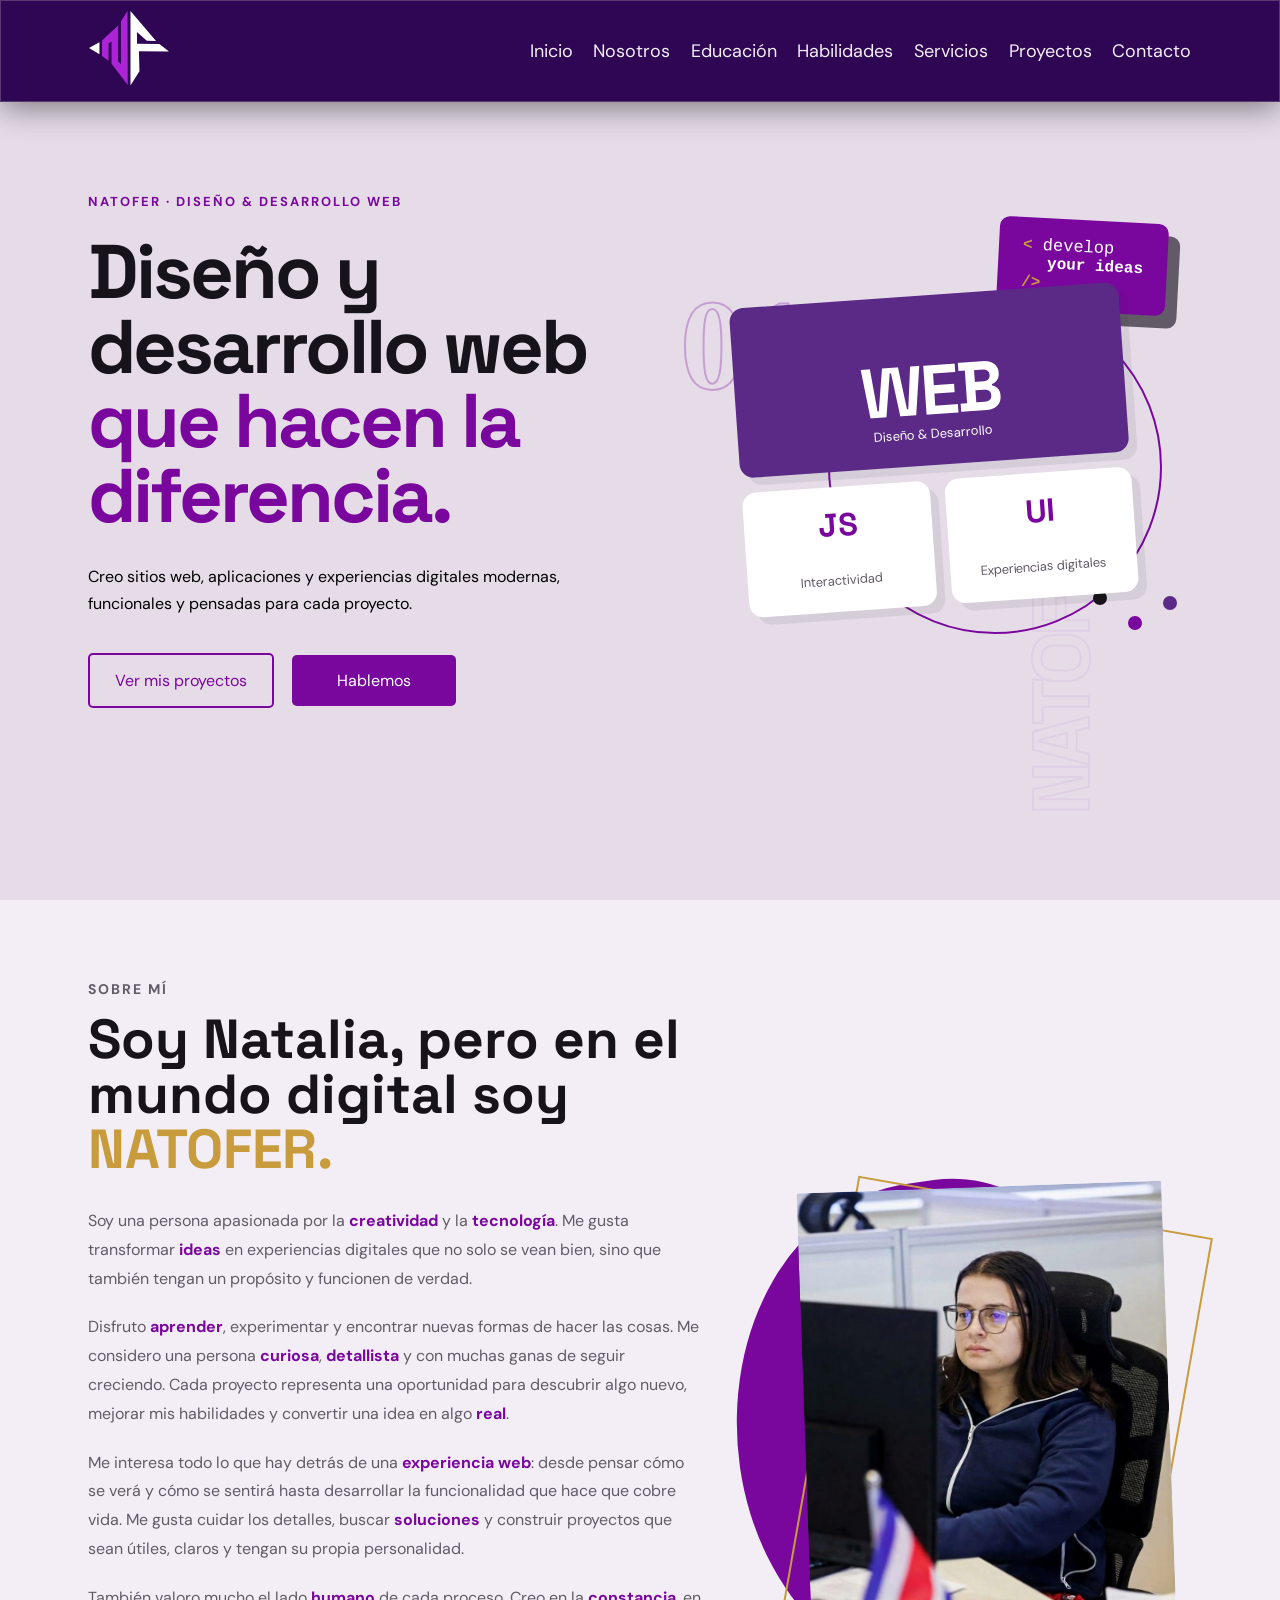
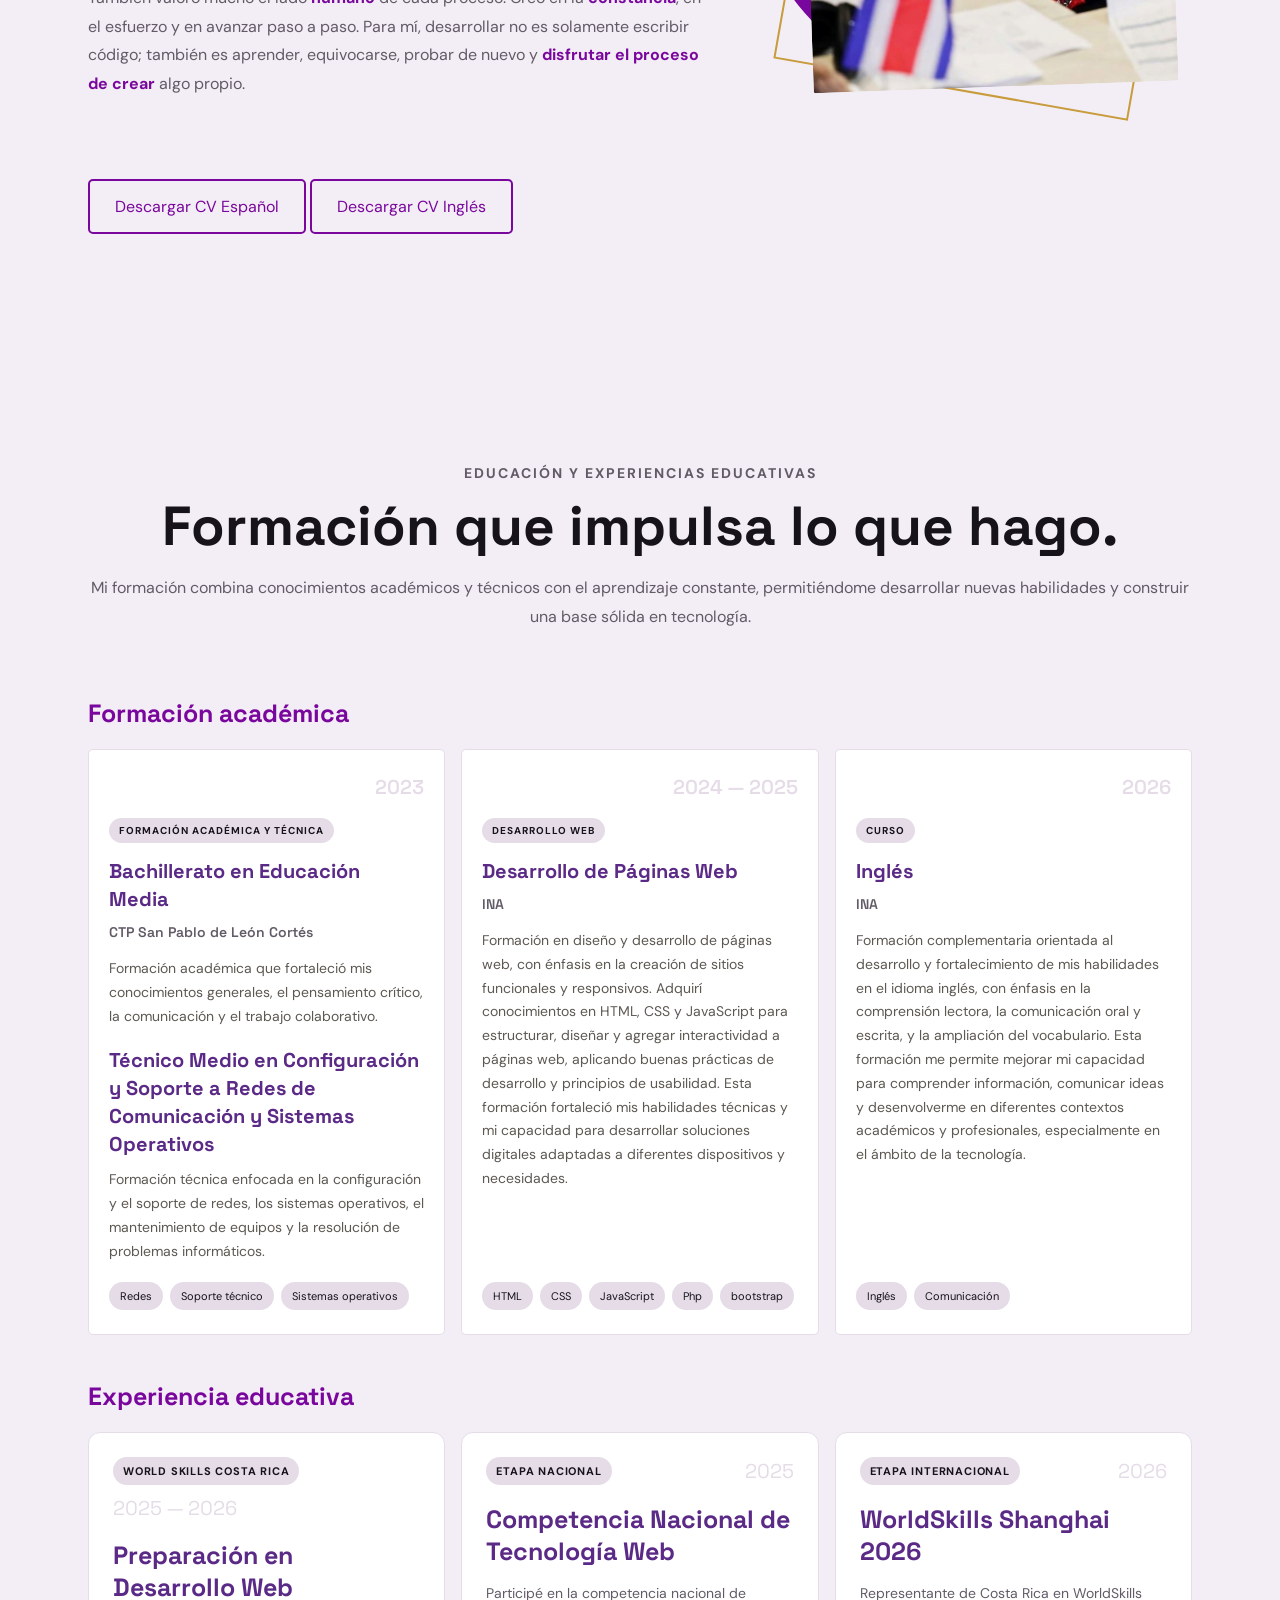
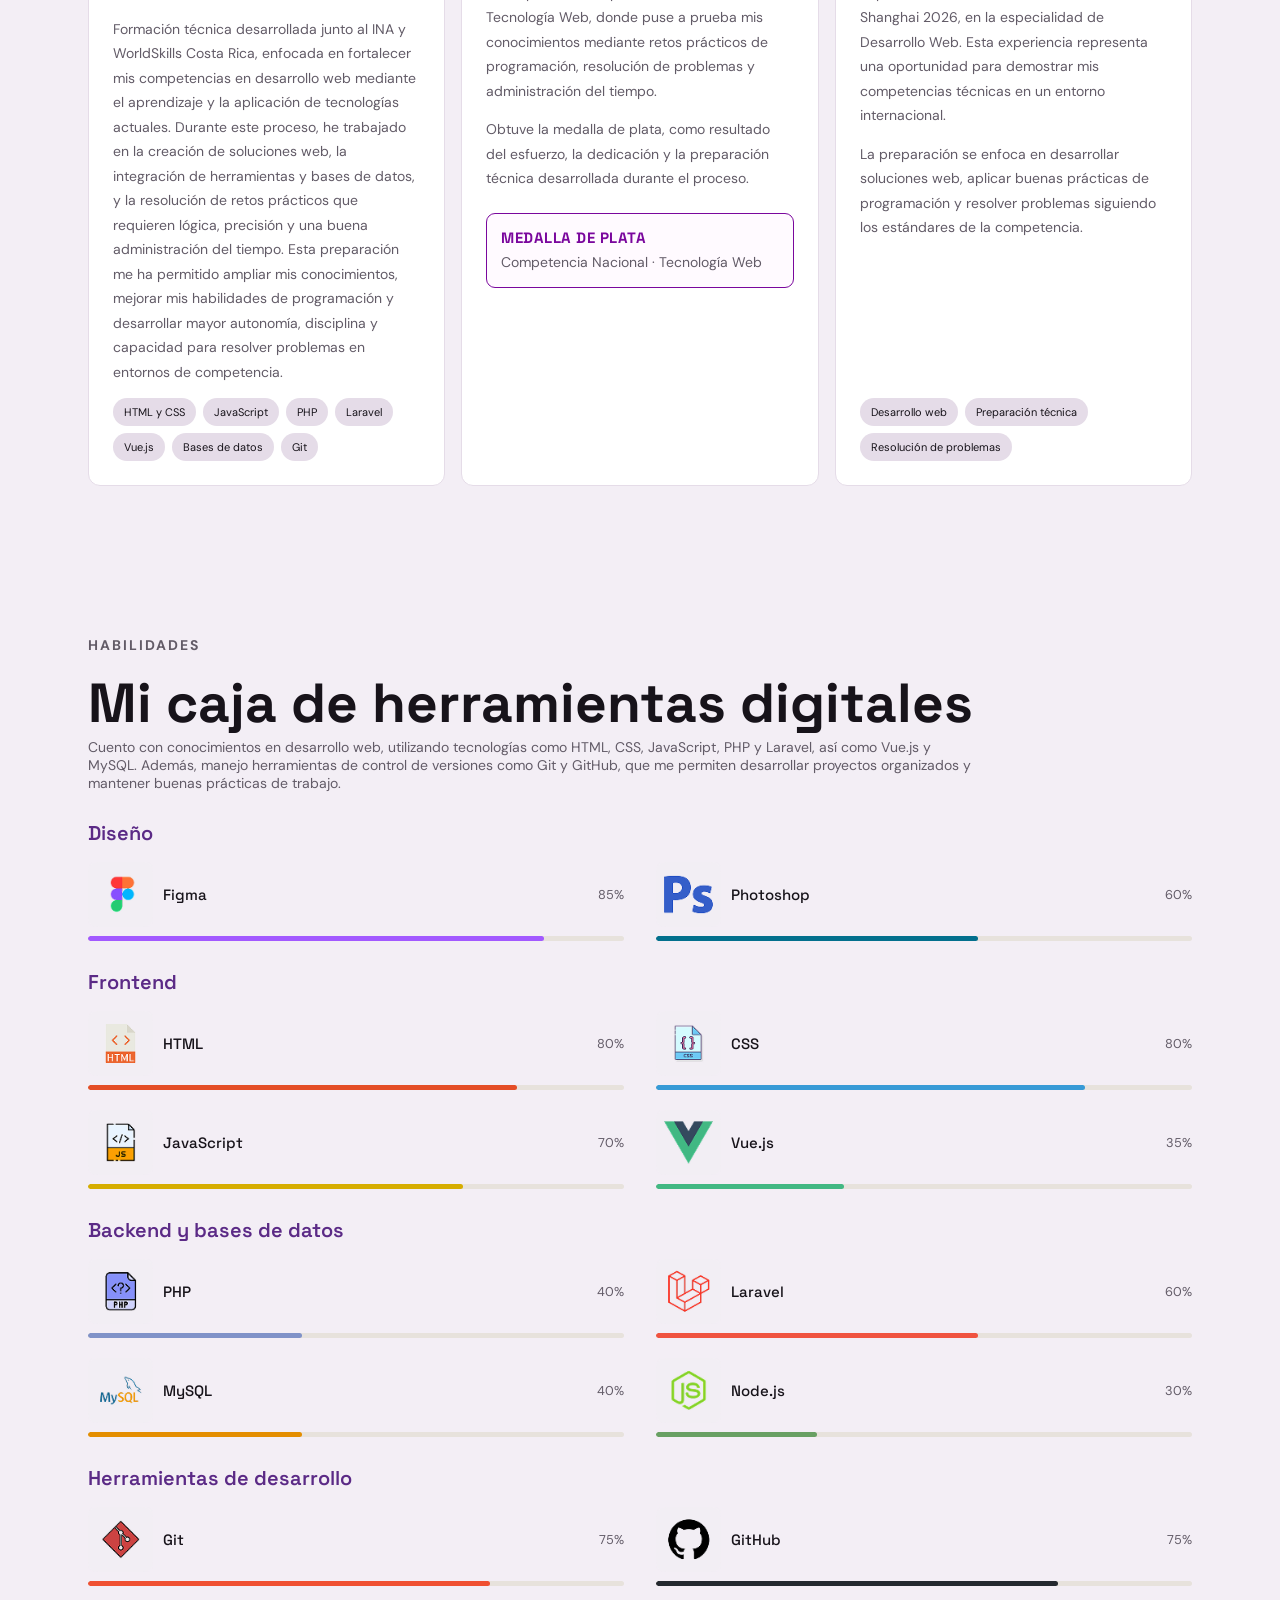
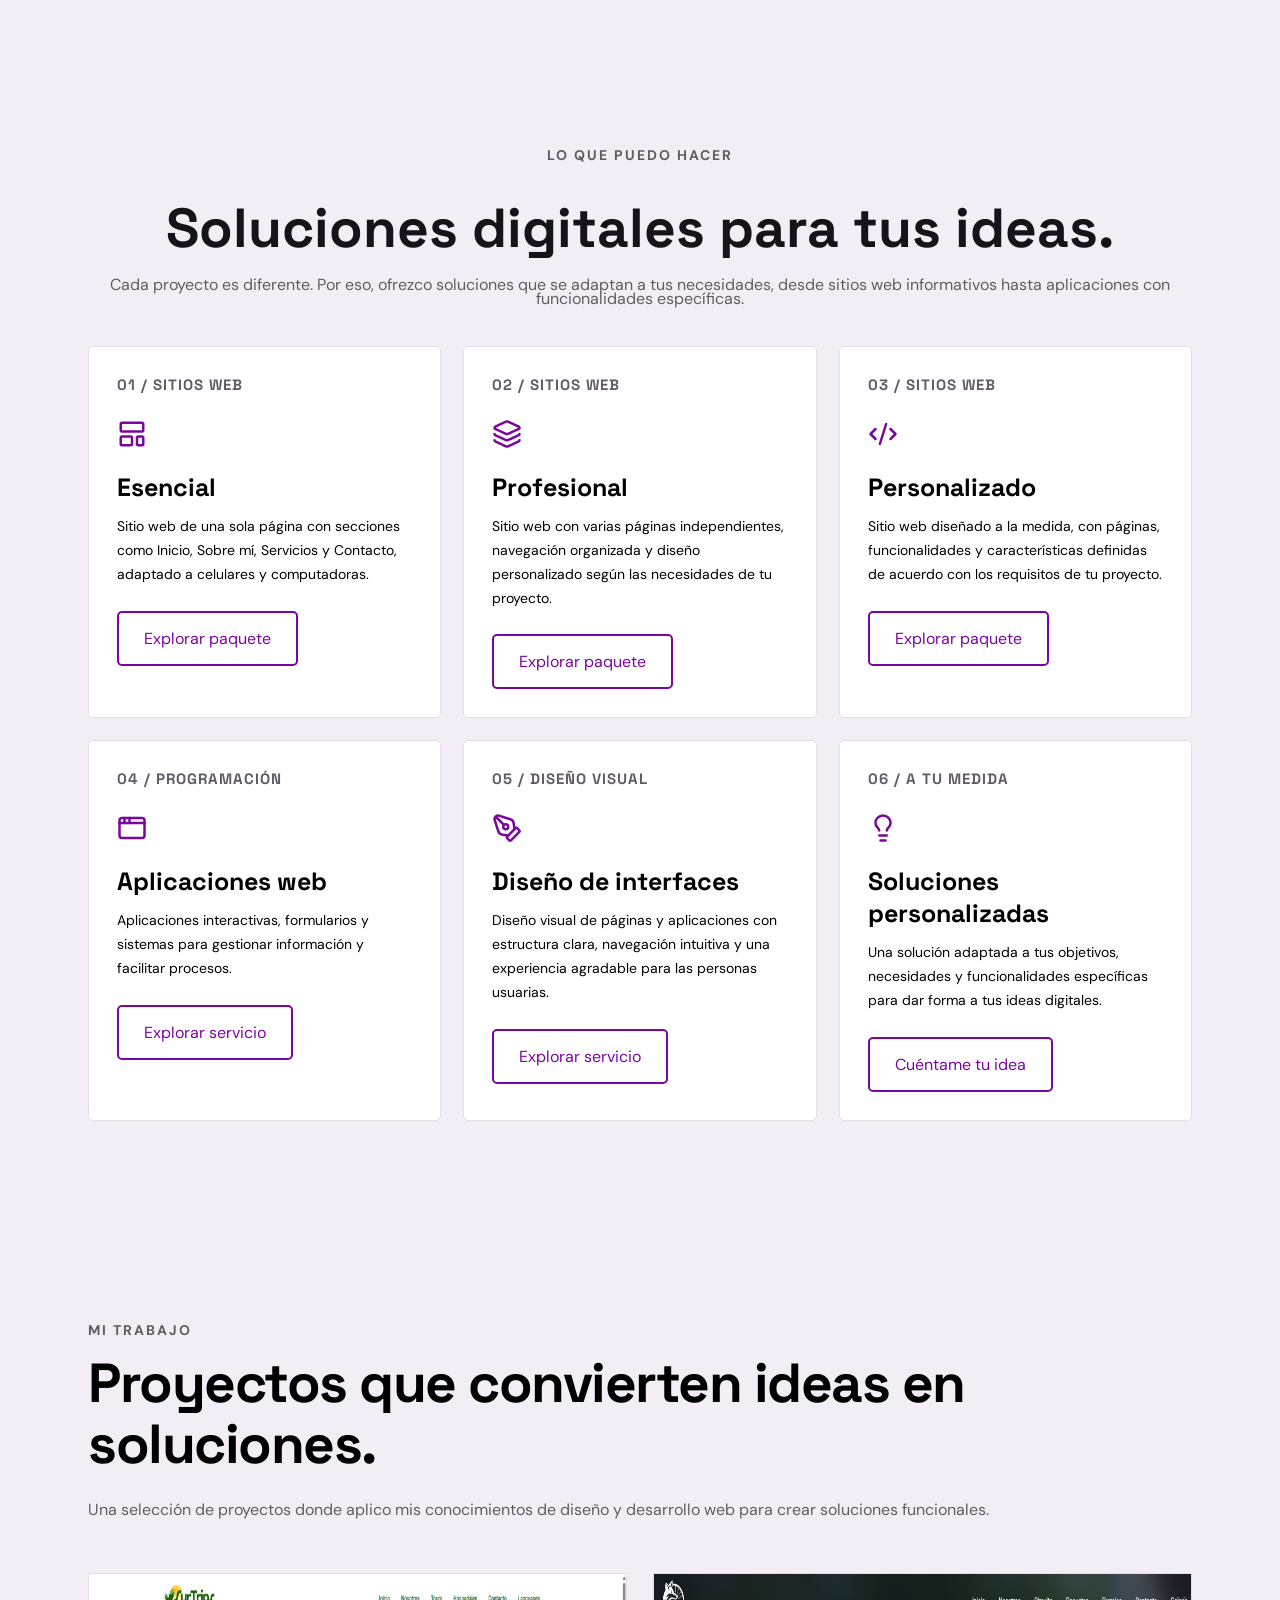
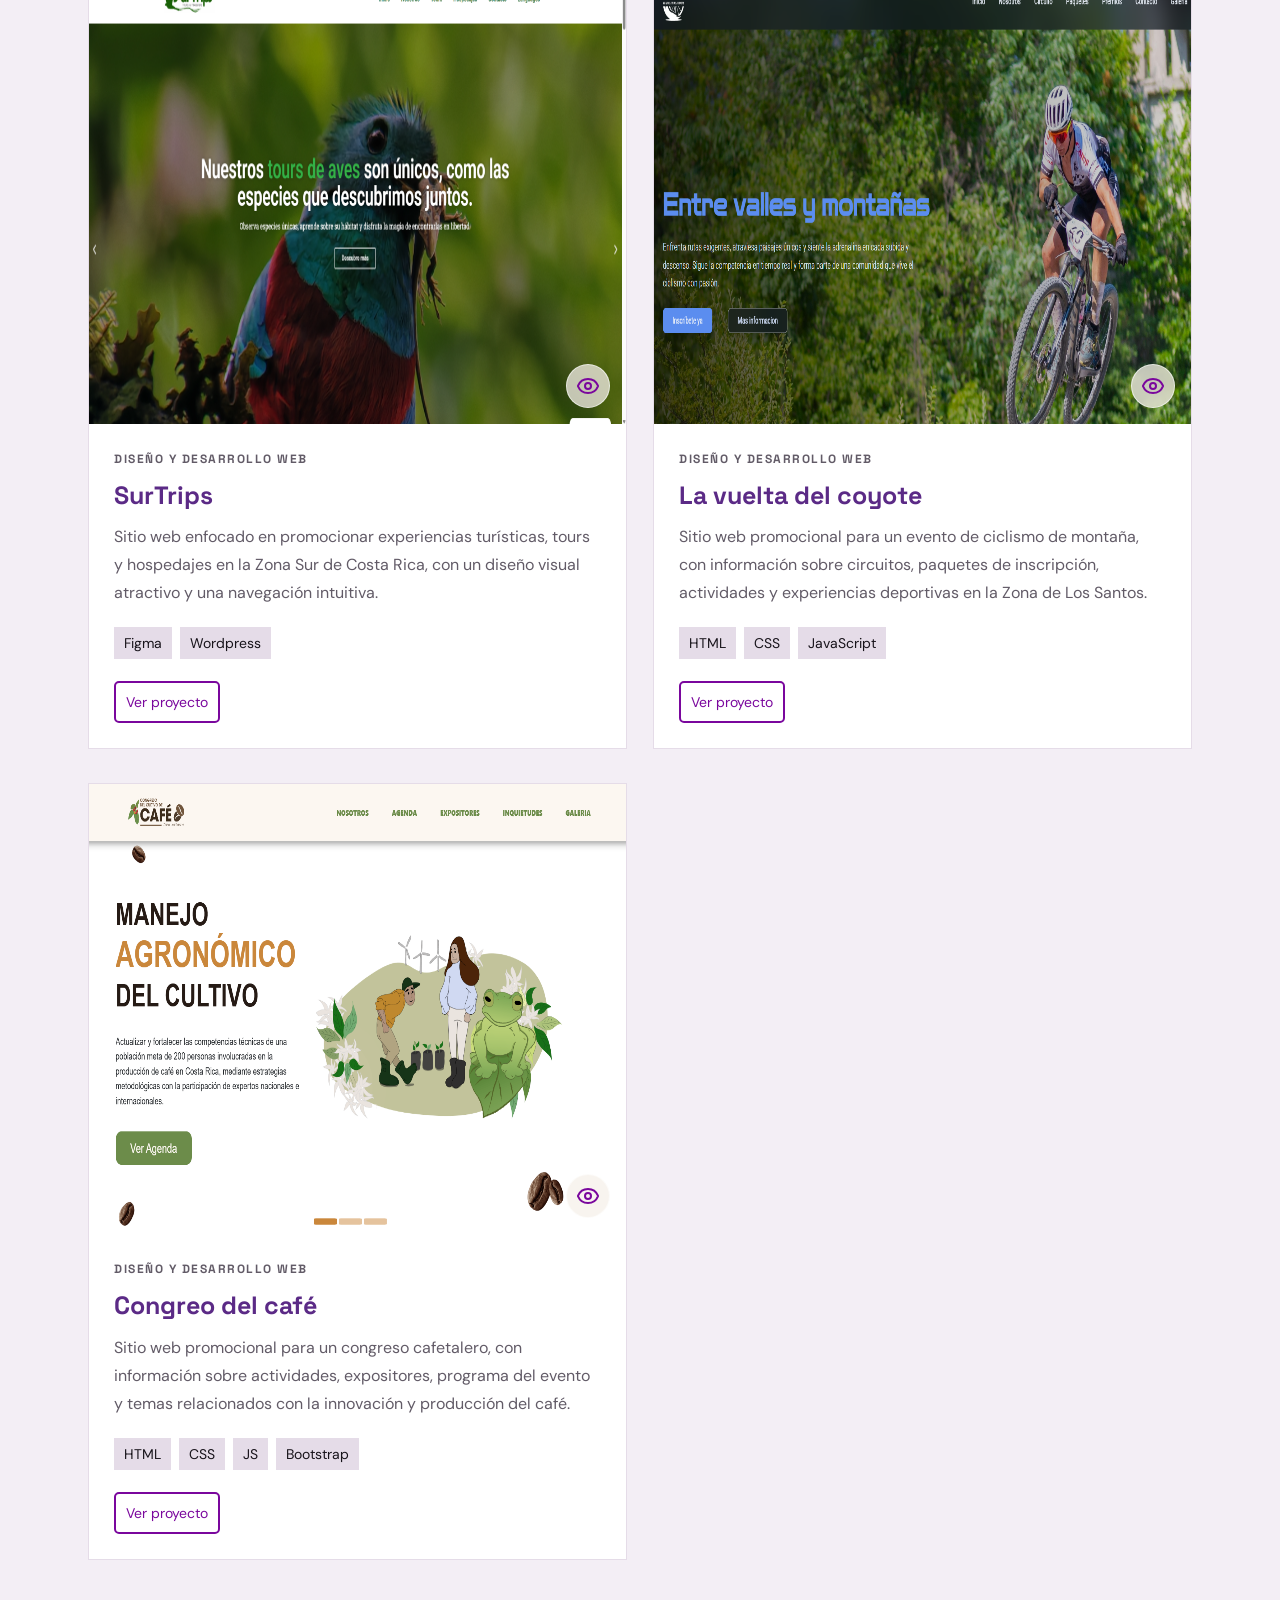
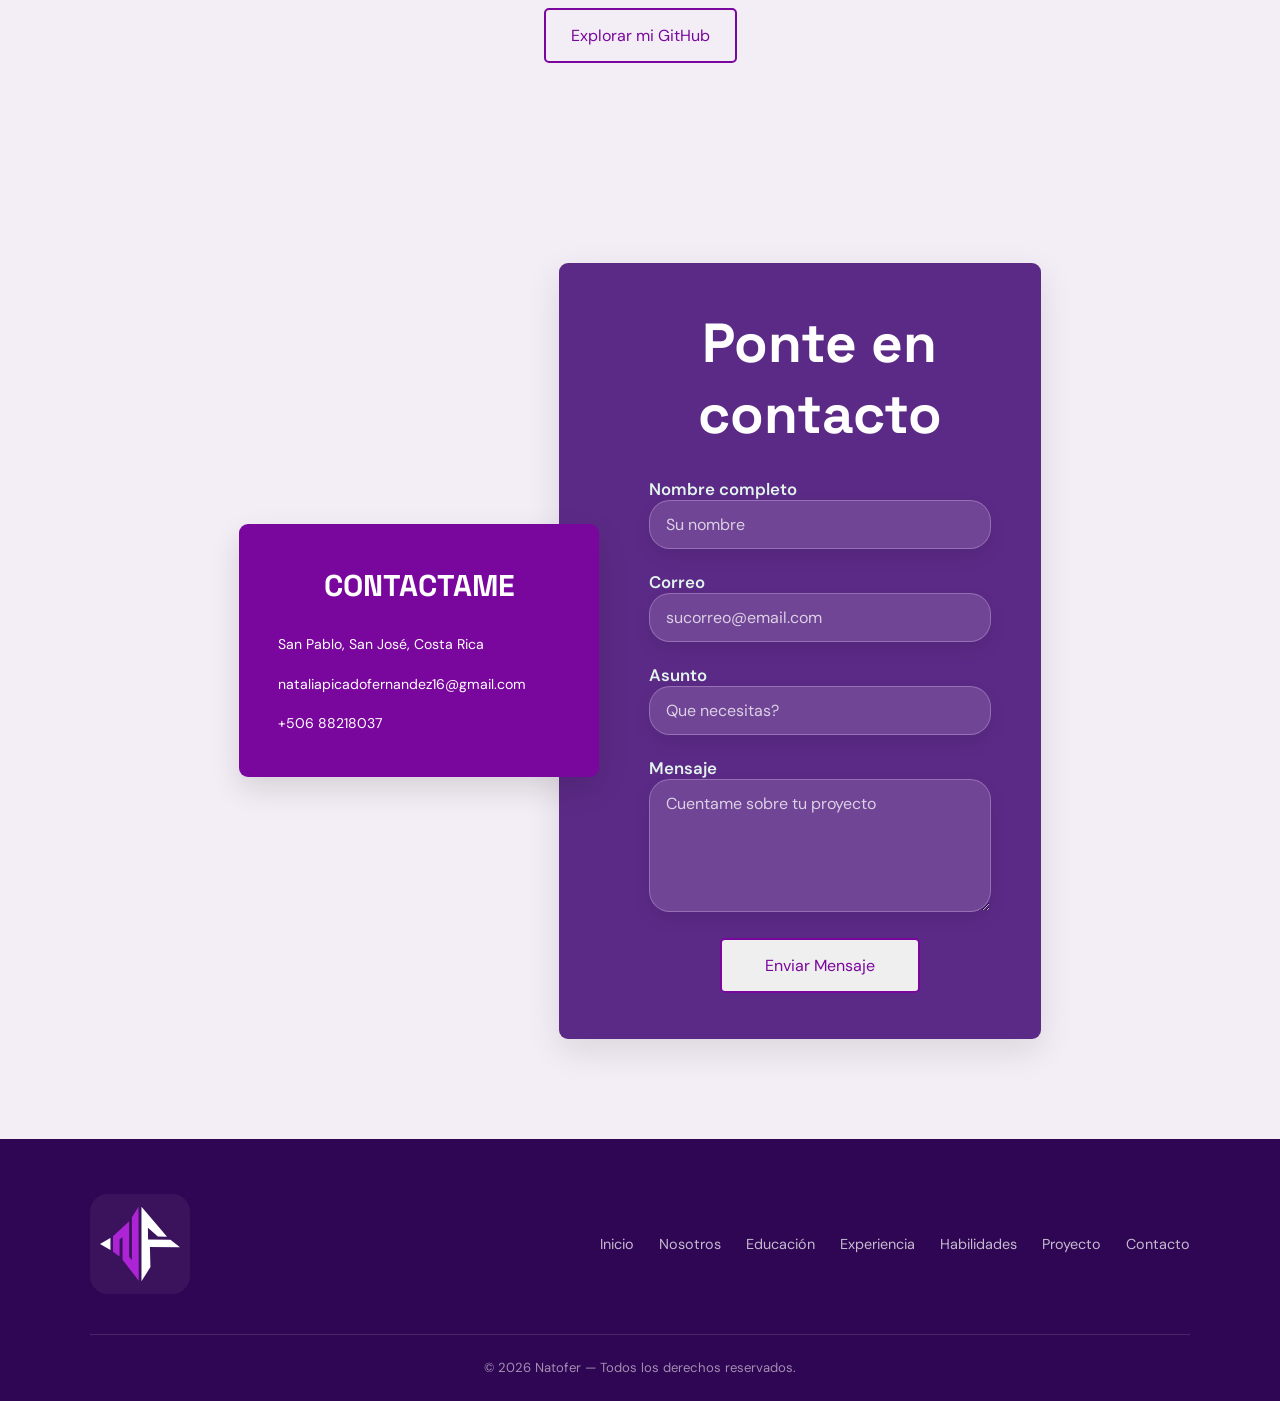
<file: index.html>
<!DOCTYPE html>
<html lang="es">

<head>
    <meta charset="utf-8">
    <meta name="viewport" content="width=device-width, initial-scale=1">
    <title>NATOFER</title>
    <link rel="stylesheet" href="CSS/style.css">
    <link rel="preconnect" href="https://fonts.googleapis.com">
    <link rel="preconnect" href="https://fonts.gstatic.com" crossorigin>
    <link rel="shortcut icon" href="IMG/logo.svg" type="image/x-icon">

    <link
        href="https://fonts.googleapis.com/css2?family=DM+Sans:wght@400;500;600;700&family=Space+Grotesk:wght@400;500;600;700&display=swap"
        rel="stylesheet">
</head>

<body>
    <header class="menuNavegacion">
        <div class="container">
            <nav class="menuInfo">
                <div class="logo">
                    <svg xmlns="http://www.w3.org/2000/svg" id="Capa_2" data-name="Capa 2" viewBox="0 0 376.03 350">
                        <defs>
                            <style>
                                .cls-1 {
                                    fill: #fff;
                                }

                                .cls-2 {
                                    fill: #ad24d6;
                                }
                            </style>
                        </defs>
                        <g id="Capa_1-2" data-name="Capa 1">
                            <g>
                                <polygon class="cls-2"
                                    points="181.01 0 182.11 347.7 106.01 248.5 106.01 143 92.01 153 91.73 234.34 61.17 211.34 61.17 138.66 137.01 68 137.01 236.5 150.01 250 150.01 49.5 181.01 0" />
                                <polygon class="cls-1" points="49.01 147 48.58 147.24 0 174.51 49.01 203 49.01 147" />
                                <polygon class="cls-1"
                                    points="195.01 0 195.01 350 237.13 283.11 234.58 189.15 376.03 190.17 331.09 155.45 225.9 153.91 225.28 98.89 271.86 140.13 315.26 140.64 195.01 0" />
                            </g>
                        </g>
                    </svg>
                </div>
                <ul class="contendorNav">
                    <li><a href="#inicio" class="nav-link">Inicio</a></li>
                    <li><a href="#nosotros" class="nav-link">Nosotros</a></li>
                    <li><a href="#educacion" class="nav-link">Educación</a></li>
                    <li><a href="#habilidades" class="nav-link">Habilidades</a></li>
                    <li><a href="#servicios" class="nav-link">Servicios</a></li>
                    <li><a href="#proyectos" class="nav-link">Proyectos</a></li>
                    <li><a href="#contacto" class="nav-link">Contacto</a></li>
                </ul>
                <button class="menu-toggle" aria-label="Abrir menú">
                    <span></span>
                    <span></span>
                    <span></span>
                </button>

            </nav>
        </div>
    </header>

    <main>
        <section class="banner" id="inicio">
            <div class="container">

                <div class="texto">
                    <span class="mini-titulo">NATOFER · DISEÑO & DESARROLLO WEB</span>

                    <h1>
                        Diseño y desarrollo web
                        <span>que hacen la diferencia.</span>
                    </h1>

                    <p>
                        Creo sitios web, aplicaciones y experiencias digitales
                        modernas, funcionales y pensadas para cada proyecto.
                    </p>

                    <div class="acciones">
                        <a class="boton" href="#proyectos">
                            Ver mis proyectos
                        </a>

                        <a class="boton-secundario" href="#contacto">
                            Hablemos
                        </a>
                    </div>
                </div>


                <div class="visual">

                    <div class="codigo">
                        <span>&lt;</span> develop
                        <strong>your ideas</strong>
                        <span>/&gt;</span>
                    </div>

                    <div class="numero">
                        01
                    </div>

                    <div class="tarjetas">

                        <div class="tarjeta tarjeta-principal">
                            <strong>WEB</strong>
                            <span>Diseño & Desarrollo</span>
                        </div>

                        <div class="tarjeta">
                            <strong>JS</strong>
                            <span>Interactividad</span>
                        </div>

                        <div class="tarjeta">
                            <strong>UI</strong>
                            <span>Experiencias digitales</span>
                        </div>

                    </div>

                    <div class="nombre-visual">
                        NATOFER
                    </div>

                </div>

            </div>
        </section>
        <section class="sobre-mi" id="nosotros">
            <article class="container">
                <div class="sobre-contenido">

                    <span class="etiqueta">SOBRE MÍ</span>

                    <h2>
                        Soy Natalia, pero en el mundo digital soy
                        <span>NATOFER.</span>
                    </h2>

                    <p>
                        Soy una persona apasionada por la <strong>creatividad</strong> y la
                        <strong>tecnología</strong>. Me gusta transformar <strong>ideas</strong>
                        en experiencias digitales que no solo se vean bien, sino que también
                        tengan un propósito y funcionen de verdad.
                    </p>

                    <p>
                        Disfruto <strong>aprender</strong>, experimentar y encontrar nuevas
                        formas de hacer las cosas. Me considero una persona
                        <strong>curiosa</strong>, <strong>detallista</strong> y con muchas ganas
                        de seguir creciendo. Cada proyecto representa una oportunidad para
                        descubrir algo nuevo, mejorar mis habilidades y convertir una idea en
                        algo <strong>real</strong>.
                    </p>

                    <p>
                        Me interesa todo lo que hay detrás de una
                        <strong>experiencia web</strong>: desde pensar cómo se verá y cómo se
                        sentirá hasta desarrollar la funcionalidad que hace que cobre vida.
                        Me gusta cuidar los detalles, buscar <strong>soluciones</strong> y
                        construir proyectos que sean útiles, claros y tengan su propia
                        personalidad.
                    </p>

                    <p>
                        También valoro mucho el lado <strong>humano</strong> de cada proceso.
                        Creo en la <strong>constancia</strong>, en el esfuerzo y en avanzar paso
                        a paso. Para mí, desarrollar no es solamente escribir código; también
                        es aprender, equivocarse, probar de nuevo y
                        <strong>disfrutar el proceso de crear</strong> algo propio.
                    </p>

                    <div class="habilidades">

                        <a href="cv/NATALIA PICADO FERNANDEZ ESPAÑOL.pdf" class="boton" download>
                            Descargar CV Español
                        </a>
                        <a href="cv/NATALIA PICADO FERNANDEZ INGLES.pdf" class="boton" download>
                            Descargar CV Inglés
                        </a>

                    </div>

                </div>
                <div class="imagen-sobre">

                    <div class="detalle detalle-1"></div>
                    <div class="detalle detalle-2"></div>
                    <div class="detalle detalle-3"></div>

                    <div class="marco"></div>

                    <img src="IMG/foto1.jpg" alt="Natalia Picado">
                </div>
            </article>


        </section>
        <section class="formacionSection" id="educacion">

            <article class="container">

                <!-- ENCABEZADO -->
                <article class="formacionHeader">

                    <span class="etiqueta">
                        EDUCACIÓN Y EXPERIENCIAS EDUCATIVAS
                    </span>

                    <h2 class="h2">Formación que impulsa lo que hago.</h2>

                    <p>
                        Mi formación combina conocimientos académicos y técnicos
                        con el aprendizaje constante, permitiéndome desarrollar
                        nuevas habilidades y construir una base sólida en tecnología.
                    </p>

                </article>


                <div class="eduExpe">

                    <!-- =========================
                 FORMACIÓN ACADÉMICA
            ========================== -->

                    <div class="edu">

                        <h3>Formación académica</h3>

                        <div class="educacionGrid">

                            <!-- BACHILLERATO Y TÉCNICO MEDIO -->
                            <article class="educacionCard">

                                <span class="educacionYear">2023</span>

                                <div class="educacionInfo">

                                    <span class="educacionTipo">
                                        FORMACIÓN ACADÉMICA Y TÉCNICA
                                    </span>

                                    <h4>Bachillerato en Educación Media</h4>

                                    <h5>CTP San Pablo de León Cortés</h5>

                                    <p>
                                        Formación académica que fortaleció mis conocimientos
                                        generales, el pensamiento crítico, la comunicación
                                        y el trabajo colaborativo.
                                    </p>

                                    <div class="separadorEducacion"></div>

                                    <h4>
                                        Técnico Medio en Configuración y Soporte a Redes de
                                        Comunicación y Sistemas Operativos
                                    </h4>

                                    <p>
                                        Formación técnica enfocada en la configuración y el
                                        soporte de redes, los sistemas operativos, el
                                        mantenimiento de equipos y la resolución de problemas
                                        informáticos.
                                    </p>

                                    <div class="tags">
                                        <span>Redes</span>
                                        <span>Soporte técnico</span>
                                        <span>Sistemas operativos</span>
                                    </div>

                                </div>

                            </article>
                            <!-- DESARROLLO WEB -->
                            <article class="educacionCard">

                                <span class="educacionYear">2024 — 2025</span>

                                <div class="educacionInfo">

                                    <span class="educacionTipo">DESARROLLO WEB</span>

                                    <h4>Desarrollo de Páginas Web</h4>

                                    <h5>INA</h5>

                                    <p>
                                        Formación en diseño y desarrollo de páginas web, con énfasis en la creación de
                                        sitios funcionales y responsivos. Adquirí conocimientos en HTML, CSS y
                                        JavaScript para estructurar, diseñar y agregar interactividad a páginas web,
                                        aplicando buenas prácticas de desarrollo y principios de usabilidad. Esta
                                        formación fortaleció mis habilidades técnicas y mi capacidad para desarrollar
                                        soluciones digitales adaptadas a diferentes dispositivos y necesidades.
                                    </p>

                                    <div class="tags">
                                        <span>HTML</span>
                                        <span>CSS</span>
                                        <span>JavaScript</span>
                                        <span>Php</span>
                                        <span>bootstrap</span>
                                    </div>

                                </div>

                            </article>


                            <!-- INGLÉS -->
                            <article class="educacionCard">

                                <span class="educacionYear">2026</span>

                                <div class="educacionInfo">

                                    <span class="educacionTipo">CURSO</span>

                                    <h4>Inglés</h4>

                                    <h5>INA</h5>

                                    <p>
                                        Formación complementaria orientada al desarrollo y fortalecimiento de mis
                                        habilidades en el idioma inglés, con énfasis en la comprensión lectora, la
                                        comunicación oral y escrita, y la ampliación del vocabulario. Esta formación me
                                        permite mejorar mi capacidad para comprender información, comunicar ideas y
                                        desenvolverme en diferentes contextos académicos y profesionales, especialmente
                                        en el ámbito de la tecnología.
                                    </p>

                                    <div class="tags">
                                        <span>Inglés</span>
                                        <span>Comunicación</span>
                                    </div>

                                </div>

                            </article>

                        </div>

                    </div>


                    <!-- =========================
                 EXPERIENCIA EDUCATIVA
            ========================== -->

                    <div class="edu">

                        <h3>Experiencia educativa</h3>

                        <div class="experienciaEducativa">

                            <!-- PREPARACIÓN WORLDSKILLS -->
                            <article class="worldskillsCard">

                                <div class="worldskillsContent">

                                    <div class="worldskillsTop">

                                        <span class="experienceTag">
                                            WORLD SKILLS COSTA RICA
                                        </span>

                                        <span class="experienceYear">
                                            2025 — 2026
                                        </span>

                                    </div>

                                    <h3>Preparación en Desarrollo Web</h3>

                                    <p>
                                        Formación técnica desarrollada junto al INA y WorldSkills Costa Rica, enfocada
                                        en fortalecer mis competencias en desarrollo web mediante el aprendizaje y la
                                        aplicación de tecnologías actuales. Durante este proceso, he trabajado en la
                                        creación de soluciones web, la integración de herramientas y bases de datos, y
                                        la resolución de retos prácticos que requieren lógica, precisión y una buena
                                        administración del tiempo. Esta preparación me ha permitido ampliar mis
                                        conocimientos, mejorar mis habilidades de programación y desarrollar mayor
                                        autonomía, disciplina y capacidad para resolver problemas en entornos de
                                        competencia.
                                    </p>

                                    <div class="tags">
                                        <span>HTML y CSS</span>
                                        <span>JavaScript</span>
                                        <span>PHP</span>
                                        <span>Laravel</span>
                                        <span>Vue.js</span>
                                        <span>Bases de datos</span>
                                        <span>Git</span>
                                    </div>

                                </div>

                            </article>


                            <!-- COMPETENCIA NACIONAL -->
                            <article class="worldskillsCard">

                                <div class="worldskillsContent">

                                    <div class="worldskillsTop">

                                        <span class="experienceTag">
                                            ETAPA NACIONAL
                                        </span>

                                        <span class="experienceYear">
                                            2025
                                        </span>

                                    </div>

                                    <h3>Competencia Nacional de Tecnología Web</h3>

                                    <p>
                                        Participé en la competencia nacional de
                                        Tecnología Web, donde puse a prueba mis
                                        conocimientos mediante retos prácticos
                                        de programación, resolución de problemas
                                        y administración del tiempo.
                                    </p>

                                    <p>
                                        Obtuve la medalla de plata, como resultado
                                        del esfuerzo, la dedicación y la preparación
                                        técnica desarrollada durante el proceso.
                                    </p>

                                    <div class="achievement">

                                        <strong>MEDALLA DE PLATA</strong>

                                        <span>
                                            Competencia Nacional · Tecnología Web
                                        </span>

                                    </div>

                                </div>

                            </article>


                            <!-- WORLDSKILLS SHANGHAI -->
                            <article class="worldskillsCard">

                                <div class="worldskillsContent">

                                    <div class="worldskillsTop">

                                        <span class="experienceTag">
                                            ETAPA INTERNACIONAL
                                        </span>

                                        <span class="experienceYear">
                                            2026
                                        </span>

                                    </div>

                                    <h3>WorldSkills Shanghai 2026</h3>

                                    <p>
                                        Representante de Costa Rica en WorldSkills
                                        Shanghai 2026, en la especialidad de
                                        Desarrollo Web. Esta experiencia representa
                                        una oportunidad para demostrar mis
                                        competencias técnicas en un entorno
                                        internacional.
                                    </p>

                                    <p>
                                        La preparación se enfoca en desarrollar
                                        soluciones web, aplicar buenas prácticas
                                        de programación y resolver problemas
                                        siguiendo los estándares de la competencia.
                                    </p>

                                    <div class="tags">
                                        <span>Desarrollo web</span>
                                        <span>Preparación técnica</span>
                                        <span>Resolución de problemas</span>
                                    </div>

                                </div>

                            </article>

                        </div>

                    </div>

                </div>

                </div>
        </section>
        <section class="habilidades" id="habilidades">
            <div class="container">
                <div class="headerH">
                    <span class="etiqueta">HABILIDADES</span>

                    <h2>Mi caja de herramientas digitales</h2>
                    <p>Cuento con conocimientos en desarrollo web, utilizando tecnologías como HTML, CSS, JavaScript,
                        PHP y
                        Laravel, así como Vue.js y MySQL. Además, manejo herramientas de control de versiones como Git y
                        GitHub, que me permiten desarrollar proyectos organizados y mantener buenas prácticas de
                        trabajo.
                    </p>
                </div>


                <!-- DISEÑO -->
                <div class="grupoHabilidades">
                    <h3 class="tituloGrupo">Diseño</h3>

                    <div class="listaHabilidades">

                        <article class="habilidadItem" style="--nivel:85%; --color:#A259FF;">
                            <div class="habilidadInfo">
                                <img src="IMG/habilidades/figma.png" alt="Figma">
                                <span>Figma</span>
                                <span class="nivelTexto">85%</span>
                            </div>
                            <div class="barraNivel"><span></span></div>
                        </article>

                        <article class="habilidadItem" style="--nivel:60%; --color:#026f8d;">
                            <div class="habilidadInfo">
                                <img src="IMG/habilidades/Photoshop.png" alt="Photoshop">
                                <span>Photoshop</span>
                                <span class="nivelTexto">60%</span>
                            </div>
                            <div class="barraNivel"><span></span></div>
                        </article>
                    </div>
                </div>

                <!-- FRONTEND -->
                <div class="grupoHabilidades">
                    <h3 class="tituloGrupo">Frontend</h3>

                    <div class="listaHabilidades">

                        <article class="habilidadItem" style="--nivel:80%; --color:#E44D26;">
                            <div class="habilidadInfo">
                                <img src="IMG/habilidades/html.png" alt="HTML">
                                <span>HTML</span>
                                <span class="nivelTexto">80%</span>
                            </div>
                            <div class="barraNivel"><span></span></div>
                        </article>

                        <article class="habilidadItem" style="--nivel:80%; --color:#379AD6;">
                            <div class="habilidadInfo">
                                <img src="IMG/habilidades/css.png" alt="CSS">
                                <span>CSS</span>
                                <span class="nivelTexto">80%</span>
                            </div>
                            <div class="barraNivel"><span></span></div>
                        </article>

                        <article class="habilidadItem" style="--nivel:70%; --color:#D6AD00;">
                            <div class="habilidadInfo">
                                <img src="IMG/habilidades/js.png" alt="JavaScript">
                                <span>JavaScript</span>
                                <span class="nivelTexto">70%</span>
                            </div>
                            <div class="barraNivel"><span></span></div>
                        </article>

                        <article class="habilidadItem" style="--nivel:35%; --color:#42B883;">
                            <div class="habilidadInfo">
                                <img src="IMG/habilidades/VUE.png" alt="Vue.js">
                                <span>Vue.js</span>
                                <span class="nivelTexto">35%</span>
                            </div>
                            <div class="barraNivel"><span></span></div>
                        </article>

                    </div>
                </div>

                <!-- BACKEND -->
                <div class="grupoHabilidades">
                    <h3 class="tituloGrupo">Backend y bases de datos</h3>

                    <div class="listaHabilidades">

                        <article class="habilidadItem" style="--nivel:40%; --color:#8092C8;">
                            <div class="habilidadInfo">
                                <img src="IMG/habilidades/php.png" alt="PHP">
                                <span>PHP</span>
                                <span class="nivelTexto">40%</span>
                            </div>
                            <div class="barraNivel"><span></span></div>
                        </article>

                        <article class="habilidadItem" style="--nivel:60%; --color:#F05340;">
                            <div class="habilidadInfo">
                                <img src="IMG/habilidades/laravel.png" alt="Laravel">
                                <span>Laravel</span>
                                <span class="nivelTexto">60%</span>
                            </div>
                            <div class="barraNivel"><span></span></div>
                        </article>

                        <article class="habilidadItem" style="--nivel:40%; --color:#E48E00;">
                            <div class="habilidadInfo">
                                <img src="IMG/habilidades/mysql.png" alt="MySQL">
                                <span>MySQL</span>
                                <span class="nivelTexto">40%</span>
                            </div>
                            <div class="barraNivel"><span></span></div>
                        </article>

                        <article class="habilidadItem" style="--nivel:30%; --color:#68A063;">
                            <div class="habilidadInfo">
                                <img src="IMG/habilidades/node_js.png" alt="Node.js">
                                <span>Node.js</span>
                                <span class="nivelTexto">30%</span>
                            </div>
                            <div class="barraNivel"><span></span></div>
                        </article>
                    </div>
                </div>

                <!-- HERRAMIENTAS -->
                <div class="grupoHabilidades">
                    <h3 class="tituloGrupo">Herramientas de desarrollo</h3>

                    <div class="listaHabilidades">

                        <article class="habilidadItem" style="--nivel:75%; --color:#F05032;">
                            <div class="habilidadInfo">
                                <img src="IMG/habilidades/git.png" alt="Git">
                                <span>Git</span>
                                <span class="nivelTexto">75%</span>
                            </div>
                            <div class="barraNivel"><span></span></div>
                        </article>

                        <article class="habilidadItem" style="--nivel:75%; --color:#24292F;">
                            <div class="habilidadInfo">
                                <img src="IMG/habilidades/github.png" alt="GitHub">
                                <span>GitHub</span>
                                <span class="nivelTexto">75%</span>
                            </div>
                            <div class="barraNivel"><span></span></div>
                        </article>

                    </div>
                </div>

            </div>
        </section>

        <section class="servicios" id="servicios">

            <div class="container">
                <div class="headerS">
                    <span class="etiqueta">LO QUE PUEDO HACER</span>

                    <h2>Soluciones digitales para tus ideas.</h2>

                    <p class="serviciosIntro">
                        Cada proyecto es diferente. Por eso, ofrezco soluciones
                        que se adaptan a tus necesidades, desde sitios web
                        informativos hasta aplicaciones con funcionalidades específicas.
                    </p>
                </div>

                <div class="serviciosGrid">

                    <!-- 01. ESENCIAL -->
                    <article class="servicioCard">

                        <span class="servicioNumero">01 / SITIOS WEB</span>

                        <div class="servicioIcono">
                            <svg xmlns="http://www.w3.org/2000/svg" width="24" height="24" viewBox="0 0 24 24"
                                fill="none" stroke="currentColor" stroke-width="2" stroke-linecap="round"
                                stroke-linejoin="round" class="lucide lucide-layout-template preview-icon">
                                <rect width="18" height="7" x="3" y="3" rx="1" />
                                <rect width="9" height="7" x="3" y="14" rx="1" />
                                <rect width="5" height="7" x="16" y="14" rx="1" />
                            </svg>
                        </div>

                        <h3>Esencial</h3>

                        <p>
                            Sitio web de una sola página con secciones como
                            Inicio, Sobre mí, Servicios y Contacto, adaptado
                            a celulares y computadoras.
                        </p>

                        <a href="esencial.html" class="boton">
                            Explorar paquete
                        </a>

                    </article>


                    <!-- 02. PROFESIONAL -->
                    <article class="servicioCard">

                        <span class="servicioNumero">02 / SITIOS WEB</span>

                        <div class="servicioIcono">
                            <svg xmlns="http://www.w3.org/2000/svg" width="24" height="24" viewBox="0 0 24 24"
                                fill="none" stroke="currentColor" stroke-width="2" stroke-linecap="round"
                                stroke-linejoin="round" class="lucide lucide-layers preview-icon">
                                <path
                                    d="M12.83 2.18a2 2 0 0 0-1.66 0L2.6 6.08a1 1 0 0 0 0 1.83l8.58 3.91a2 2 0 0 0 1.66 0l8.58-3.9a1 1 0 0 0 0-1.83z" />
                                <path d="M2 12a1 1 0 0 0 .58.91l8.6 3.91a2 2 0 0 0 1.65 0l8.58-3.9A1 1 0 0 0 22 12" />
                                <path d="M2 17a1 1 0 0 0 .58.91l8.6 3.91a2 2 0 0 0 1.65 0l8.58-3.9A1 1 0 0 0 22 17" />
                            </svg>
                        </div>

                        <h3>Profesional</h3>

                        <p>
                            Sitio web con varias páginas independientes,
                            navegación organizada y diseño personalizado
                            según las necesidades de tu proyecto.
                        </p>

                        <a href="profesional.html" class="boton">
                            Explorar paquete
                        </a>

                    </article>


                    <!-- 03. PERSONALIZADO -->
                    <article class="servicioCard">

                        <span class="servicioNumero">03 / SITIOS WEB</span>

                        <div class="servicioIcono">
                            <svg xmlns="http://www.w3.org/2000/svg" width="24" height="24" viewBox="0 0 24 24"
                                fill="none" stroke="currentColor" stroke-width="2" stroke-linecap="round"
                                stroke-linejoin="round" class="lucide lucide-code-xml preview-icon">
                                <path d="m18 16 4-4-4-4" />
                                <path d="m6 8-4 4 4 4" />
                                <path d="m14.5 4-5 16" />
                            </svg>
                        </div>

                        <h3>Personalizado</h3>

                        <p>
                            Sitio web diseñado a la medida, con páginas,
                            funcionalidades y características definidas
                            de acuerdo con los requisitos de tu proyecto.
                        </p>

                        <a href="personalizado.html" class="boton">
                            Explorar paquete
                        </a>

                    </article>


                    <!-- 04. APLICACIONES WEB -->
                    <article class="servicioCard">

                        <span class="servicioNumero">04 / PROGRAMACIÓN</span>

                        <div class="servicioIcono">
                            <svg xmlns="http://www.w3.org/2000/svg" width="24" height="24" viewBox="0 0 24 24"
                                fill="none" stroke="currentColor" stroke-width="2" stroke-linecap="round"
                                stroke-linejoin="round" class="lucide lucide-app-window preview-icon">
                                <rect x="2" y="4" width="20" height="16" rx="2" />
                                <path d="M10 4v4" />
                                <path d="M2 8h20" />
                                <path d="M6 4v4" />
                            </svg>
                        </div>

                        <h3>Aplicaciones web</h3>

                        <p>
                            Aplicaciones interactivas, formularios y sistemas
                            para gestionar información y facilitar procesos.
                        </p>

                        <a href="aplicacionesweb.html" class="boton">
                            Explorar servicio
                        </a>

                    </article>


                    <!-- 05. DISEÑO DE INTERFACES -->
                    <article class="servicioCard">

                        <span class="servicioNumero">05 / DISEÑO VISUAL</span>

                        <div class="servicioIcono">
                            <svg xmlns="http://www.w3.org/2000/svg" width="24" height="24" viewBox="0 0 24 24"
                                fill="none" stroke="currentColor" stroke-width="2" stroke-linecap="round"
                                stroke-linejoin="round" class="lucide lucide-pen-tool preview-icon">
                                <path
                                    d="m18 13-.654-4.736a4 4 0 00-2.756-3.266l-9.163-2.9a2 2 0 00-2.017.493l-.82.819a2 2 0 00-.492 2.017l2.9 9.163a4 4 0 003.266 2.756L13 18" />
                                <path
                                    d="M18.648 12.352a1.205 1.205 0 011.704 0l1.296 1.296a1.205 1.205 0 010 1.704l-6.296 6.296a1.205 1.205 0 01-1.704 0l-1.296-1.296a1.205 1.205 0 010-1.704z" />
                                <path d="m3 3 6.586 6.586" />
                                <circle cx="11" cy="11" r="2" />
                            </svg>
                        </div>

                        <h3>Diseño de interfaces</h3>

                        <p>
                            Diseño visual de páginas y aplicaciones con
                            estructura clara, navegación intuitiva y una
                            experiencia agradable para las personas usuarias.
                        </p>

                        <a href="interfaz.html" class="boton">
                            Explorar servicio
                        </a>

                    </article>


                    <!-- 06. SOLUCIONES PERSONALIZADAS -->
                    <article class="servicioCard">

                        <span class="servicioNumero">06 / A TU MEDIDA</span>

                        <div class="servicioIcono">
                            <svg xmlns="http://www.w3.org/2000/svg" width="24" height="24" viewBox="0 0 24 24"
                                fill="none" stroke="currentColor" stroke-width="2" stroke-linecap="round"
                                stroke-linejoin="round" class="lucide lucide-lightbulb preview-icon">
                                <path
                                    d="M15 14c.2-1 .7-1.7 1.5-2.5 1-.9 1.5-2.2 1.5-3.5A6 6 0 0 0 6 8c0 1 .2 2.2 1.5 3.5.7.7 1.3 1.5 1.5 2.5" />
                                <path d="M9 18h6" />
                                <path d="M10 22h4" />
                            </svg>
                        </div>

                        <h3>Soluciones personalizadas</h3>

                        <p>
                            Una solución adaptada a tus objetivos, necesidades
                            y funcionalidades específicas para dar forma
                            a tus ideas digitales.
                        </p>

                        <a href="solupersonalizadas.html" class="boton">
                            Cuéntame tu idea
                        </a>

                    </article>

                </div>


            </div>

        </section>

        <section class="proyectos" id="proyectos">
            <div class="container">

                <header class="headerProyectos">
                    <span class="etiqueta">MI TRABAJO</span>

                    <h2>
                        Proyectos que convierten
                        ideas en soluciones.
                    </h2>

                    <p>
                        Una selección de proyectos donde aplico mis
                        conocimientos de diseño y desarrollo web para
                        crear soluciones funcionales.
                    </p>
                </header>

                <div class="proyectosGrid">

                    <!-- Proyecto 1 -->
                    <article class="proyectoCard">
                        <a href="https://surtrips.com/" class="proyectoImagen" target="_blank" rel="noopener noreferrer"
                            aria-label="Ver código del proyecto 1">
                            <img src="IMG/proyecto 1.png" alt="Captura de pantalla del primer proyecto" loading="lazy">

                            <span class="proyectoFlecha">
                                <svg xmlns="http://www.w3.org/2000/svg" width="24" height="24" viewBox="0 0 24 24"
                                    fill="none" stroke="currentColor" stroke-width="2" stroke-linecap="round"
                                    stroke-linejoin="round" class="lucide lucide-eye preview-icon">
                                    <path
                                        d="M2.062 12.348a1 1 0 0 1 0-.696 10.75 10.75 0 0 1 19.876 0 1 1 0 0 1 0 .696 10.75 10.75 0 0 1-19.876 0" />
                                    <circle cx="12" cy="12" r="3" />
                                </svg>
                            </span>
                        </a>

                        <div class="proyectoContenido">
                            <span class="proyectoCategoria">
                                DISEÑO Y DESARROLLO WEB
                            </span>

                            <h3>SurTrips</h3>

                            <p>
                                Sitio web enfocado en promocionar experiencias turísticas, tours y hospedajes en la Zona
                                Sur de Costa Rica, con un diseño visual atractivo y una navegación intuitiva.
                            </p>

                            <div class="proyectoTecnologias">
                                <span>Figma</span>
                                <span>Wordpress</span>
                            </div>

                            <a href="https://surtrips.com/" class="boton" target="_blank" rel="noopener noreferrer">
                                Ver proyecto
                            </a>
                        </div>
                    </article>

                    <!-- Proyecto 2 -->
                    <article class="proyectoCard">
                        <a href="https://lavueltadelcoyote.vercel.app/" class="proyectoImagen" target="_blank"
                            rel="noopener noreferrer" aria-label="Ver código del proyecto 2">
                            <img src="IMG/proyecto 2.png" alt="Captura de pantalla del segundo proyecto" loading="lazy">

                            <span class="proyectoFlecha">
                                <svg xmlns="http://www.w3.org/2000/svg" width="24" height="24" viewBox="0 0 24 24"
                                    fill="none" stroke="currentColor" stroke-width="2" stroke-linecap="round"
                                    stroke-linejoin="round" class="lucide lucide-eye preview-icon">
                                    <path
                                        d="M2.062 12.348a1 1 0 0 1 0-.696 10.75 10.75 0 0 1 19.876 0 1 1 0 0 1 0 .696 10.75 10.75 0 0 1-19.876 0" />
                                    <circle cx="12" cy="12" r="3" />
                                </svg>
                            </span>
                        </a>

                        <div class="proyectoContenido">
                            <span class="proyectoCategoria">
                                DISEÑO Y DESARROLLO WEB
                            </span>

                            <h3>La vuelta del coyote</h3>

                            <p>
                                Sitio web promocional para un evento de ciclismo de montaña, con información sobre
                                circuitos, paquetes de inscripción, actividades y experiencias deportivas en la Zona de
                                Los Santos.
                            </p>

                            <div class="proyectoTecnologias">
                                <span>HTML</span>
                                <span>CSS</span>
                                <span>JavaScript</span>
                            </div>

                            <a href="https://lavueltadelcoyote.vercel.app/https://github.com/nato1516/lavueltadelcoyote"
                                class="boton" target="_blank" rel="noopener noreferrer">
                                Ver proyecto
                                <i data-lucide="arrow-up-right"></i>
                            </a>
                        </div>
                    </article>

                    <!-- Proyecto 3 -->
                    <article class="proyectoCard">
                        <a href="https://github.com/nato1516/Congreso-Cafe-Zona-de-Los-Santos-INA-2024"
                            class="proyectoImagen" target="_blank" rel="noopener noreferrer"
                            aria-label="Ver código del proyecto 3">
                            <img src="IMG/proyecto 3.png" alt="Captura de pantalla del tercer proyecto" loading="lazy">

                            <span class="proyectoFlecha">
                                <svg xmlns="http://www.w3.org/2000/svg" width="24" height="24" viewBox="0 0 24 24"
                                    fill="none" stroke="currentColor" stroke-width="2" stroke-linecap="round"
                                    stroke-linejoin="round" class="lucide lucide-eye preview-icon">
                                    <path
                                        d="M2.062 12.348a1 1 0 0 1 0-.696 10.75 10.75 0 0 1 19.876 0 1 1 0 0 1 0 .696 10.75 10.75 0 0 1-19.876 0" />
                                    <circle cx="12" cy="12" r="3" />
                                </svg>
                            </span>
                        </a>

                        <div class="proyectoContenido">
                            <span class="proyectoCategoria">
                                DISEÑO Y DESARROLLO WEB
                            </span>

                            <h3>Congreo del café</h3>

                            <p>
                                Sitio web promocional para un congreso cafetalero, con información sobre actividades,
                                expositores, programa del evento y temas relacionados con la innovación y producción del
                                café.
                            </p>

                            <div class="proyectoTecnologias">
                                <span>HTML</span>
                                <span>CSS</span>
                                <span>JS</span>
                                <span>Bootstrap</span>
                            </div>

                            <a href="https://github.com/nato1516/Congreso-Cafe-Zona-de-Los-Santos-INA-2024"
                                class="boton" target="_blank" rel="noopener noreferrer">
                                Ver proyecto
                                <i data-lucide="arrow-up-right"></i>
                            </a>
                        </div>
                    </article>

                </div>

                <div class="proyectosFooter">
                    <a href="https://github.com/nato1516" target="_blank" rel="noopener noreferrer" class="boton">
                        <i data-lucide="github"></i>
                        Explorar mi GitHub
                        <i data-lucide="arrow-up-right"></i>
                    </a>
                </div>

            </div>
        </section>
        <section class="Contacto" id="contacto">
            <article class="container">
                <div class="contact-container">
                    <div class="informacionCotacto">
                        <div class="contact-card">
                            <h3 class="h2">CONTACTAME</h3>

                            <div class="info-row">

                                <p class="p"><span class="icon"></span>San Pablo, San José, Costa Rica</p>
                            </div>

                            <div class="info-row">

                                <p class="p"><span class="icon"></span>nataliapicadofernandez16@gmail.com</p>
                            </div>
                            <div class="info-row">

                                <p class="p"><span class="icon"></span>+506 88218037</p>
                            </div>
                        </div>
                        <form action="https://formspree.io/f/mwlvbrkj" method="POST" class="contact-form"
                            id="contactForm">
                            <h2 class="h2">Ponte en contacto</h2>

                            <div class="formGroup">
                                <label for="name">Nombre completo</label>
                                <input type="text" id="name" name="name" placeholder="Su nombre" required>
                            </div>

                            <div class="formGroup">
                                <label for="email">Correo</label>
                                <input type="email" id="email" name="email" placeholder="sucorreo@email.com" required>
                            </div>

                            <div class="formGroup">
                                <label for="subject">Asunto</label>
                                <input type="text" id="subject" name="subject" placeholder="Que necesitas?" required>
                            </div>

                            <div class="formGroup">
                                <label for="message">Mensaje</label>
                                <textarea id="message" name="message" rows="5" placeholder="Cuentame sobre tu proyecto"
                                    required></textarea>
                            </div>

                            <button type="submit" class="boton" id="submitButton">
                                Enviar Mensaje
                            </button>
                            <p id="formStatus" role="status" aria-live="polite"></p>
                        </form>
                    </div>


                </div>

            </article>
        </section>
    </main>
    <footer class="footer">
        <div class="footer-container">

            <!-- LOGO -->
            <div class="footer-logo">
                <!-- tu SVG -->
                <svg xmlns="http://www.w3.org/2000/svg" id="Capa_2" data-name="Capa 2" viewBox="0 0 376.03 350">
                    <defs>
                        <style>
                            .cls-1 {
                                fill: #fff;
                            }

                            .cls-2 {
                                fill: #ad24d6;
                            }
                        </style>
                    </defs>
                    <g id="Capa_1-2" data-name="Capa 1">
                        <g>
                            <polygon class="cls-2"
                                points="181.01 0 182.11 347.7 106.01 248.5 106.01 143 92.01 153 91.73 234.34 61.17 211.34 61.17 138.66 137.01 68 137.01 236.5 150.01 250 150.01 49.5 181.01 0" />
                            <polygon class="cls-1" points="49.01 147 48.58 147.24 0 174.51 49.01 203 49.01 147" />
                            <polygon class="cls-1"
                                points="195.01 0 195.01 350 237.13 283.11 234.58 189.15 376.03 190.17 331.09 155.45 225.9 153.91 225.28 98.89 271.86 140.13 315.26 140.64 195.01 0" />
                        </g>
                    </g>
                </svg>
            </div>

            <!-- MENÚ -->
            <ul class="footer-menu">
                <li><a href="#inicio">Inicio</a></li>
                <li><a href="#nosotros">Nosotros</a></li>
                <li><a href="#educacion">Educación</a></li>
                <li><a href="#experiencia">Experiencia</a></li>
                <li><a href="#habilidades">Habilidades</a></li>
                <li><a href="#proyectos">Proyecto</a></li>
                <li><a href="#contacto">Contacto</a></li>
            </ul>

        </div>

        <!-- COPYRIGHT -->
        <div class="footer-copy">
            © 2026 Natofer — Todos los derechos reservados.
        </div>
    </footer>
    <script src="js/proyectos.js"></script>
    <script src="js/menu.js"></script>
</body>

</html>
</file>
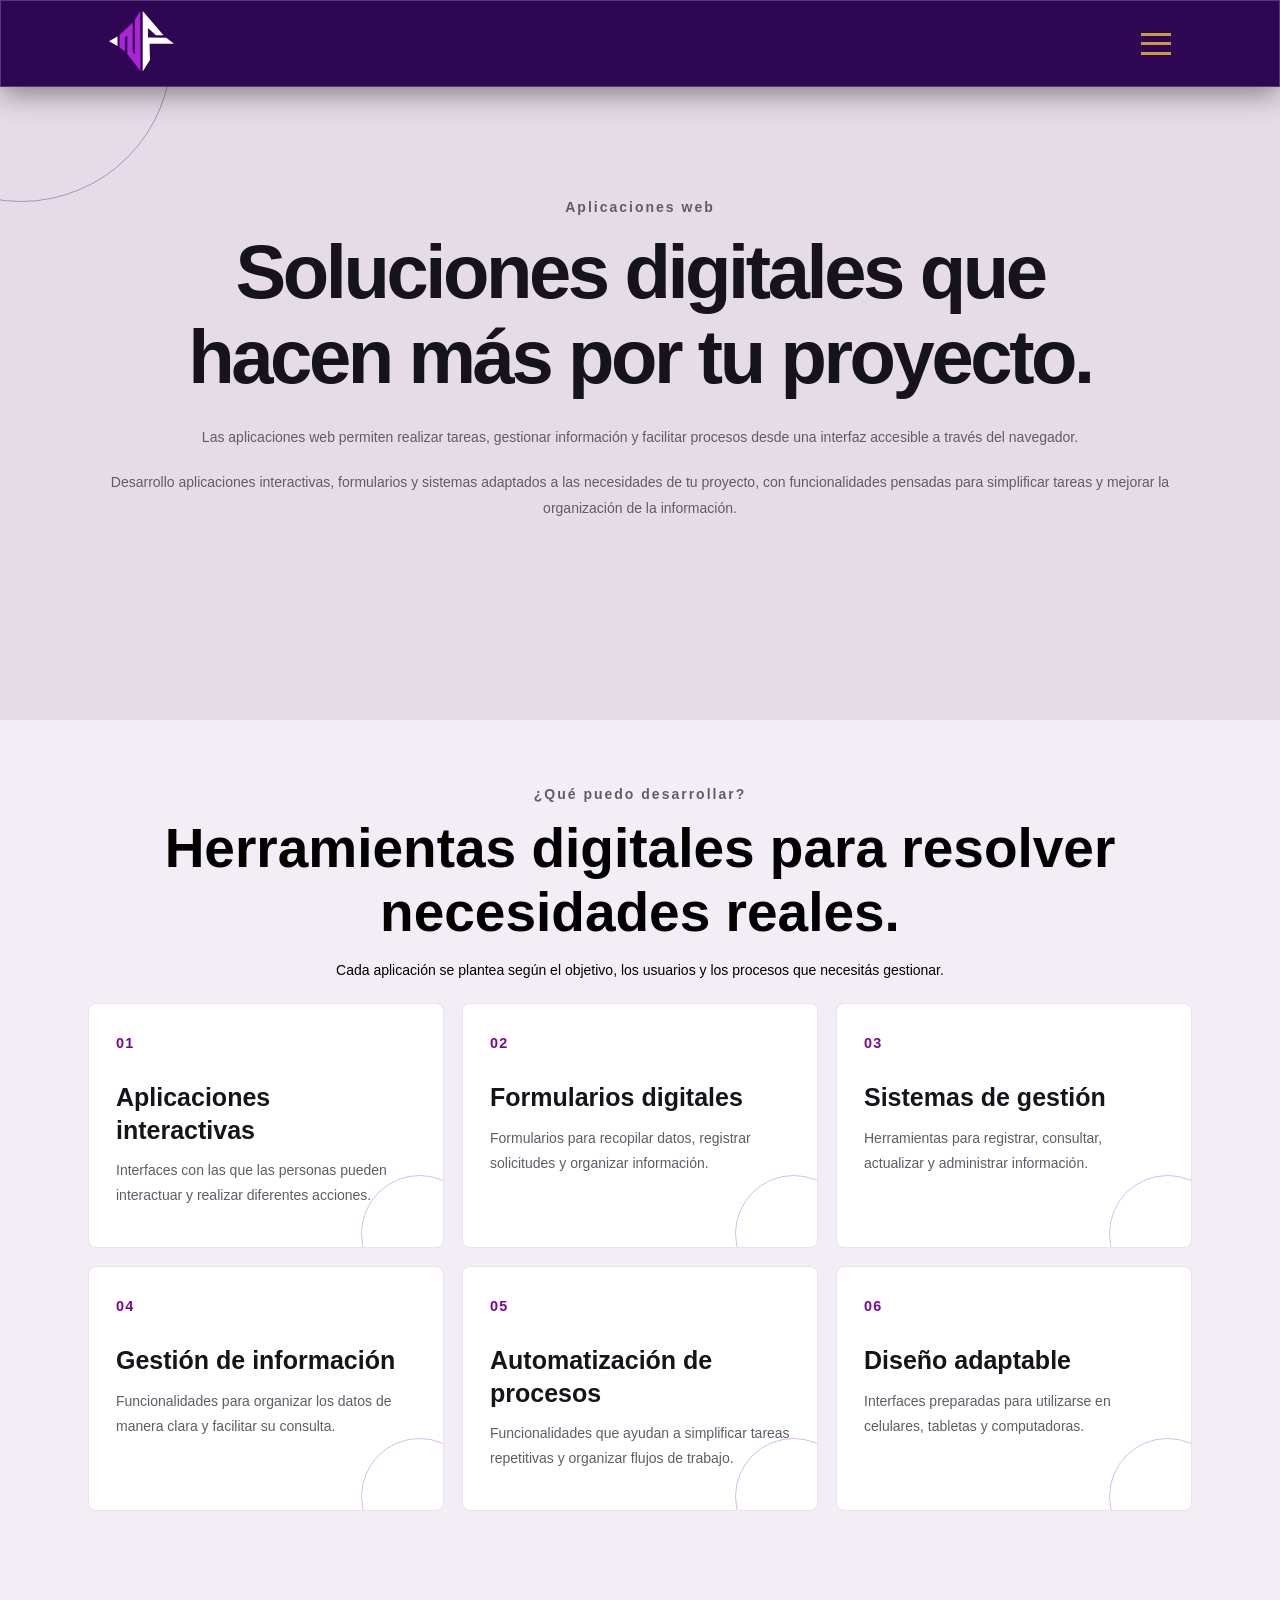
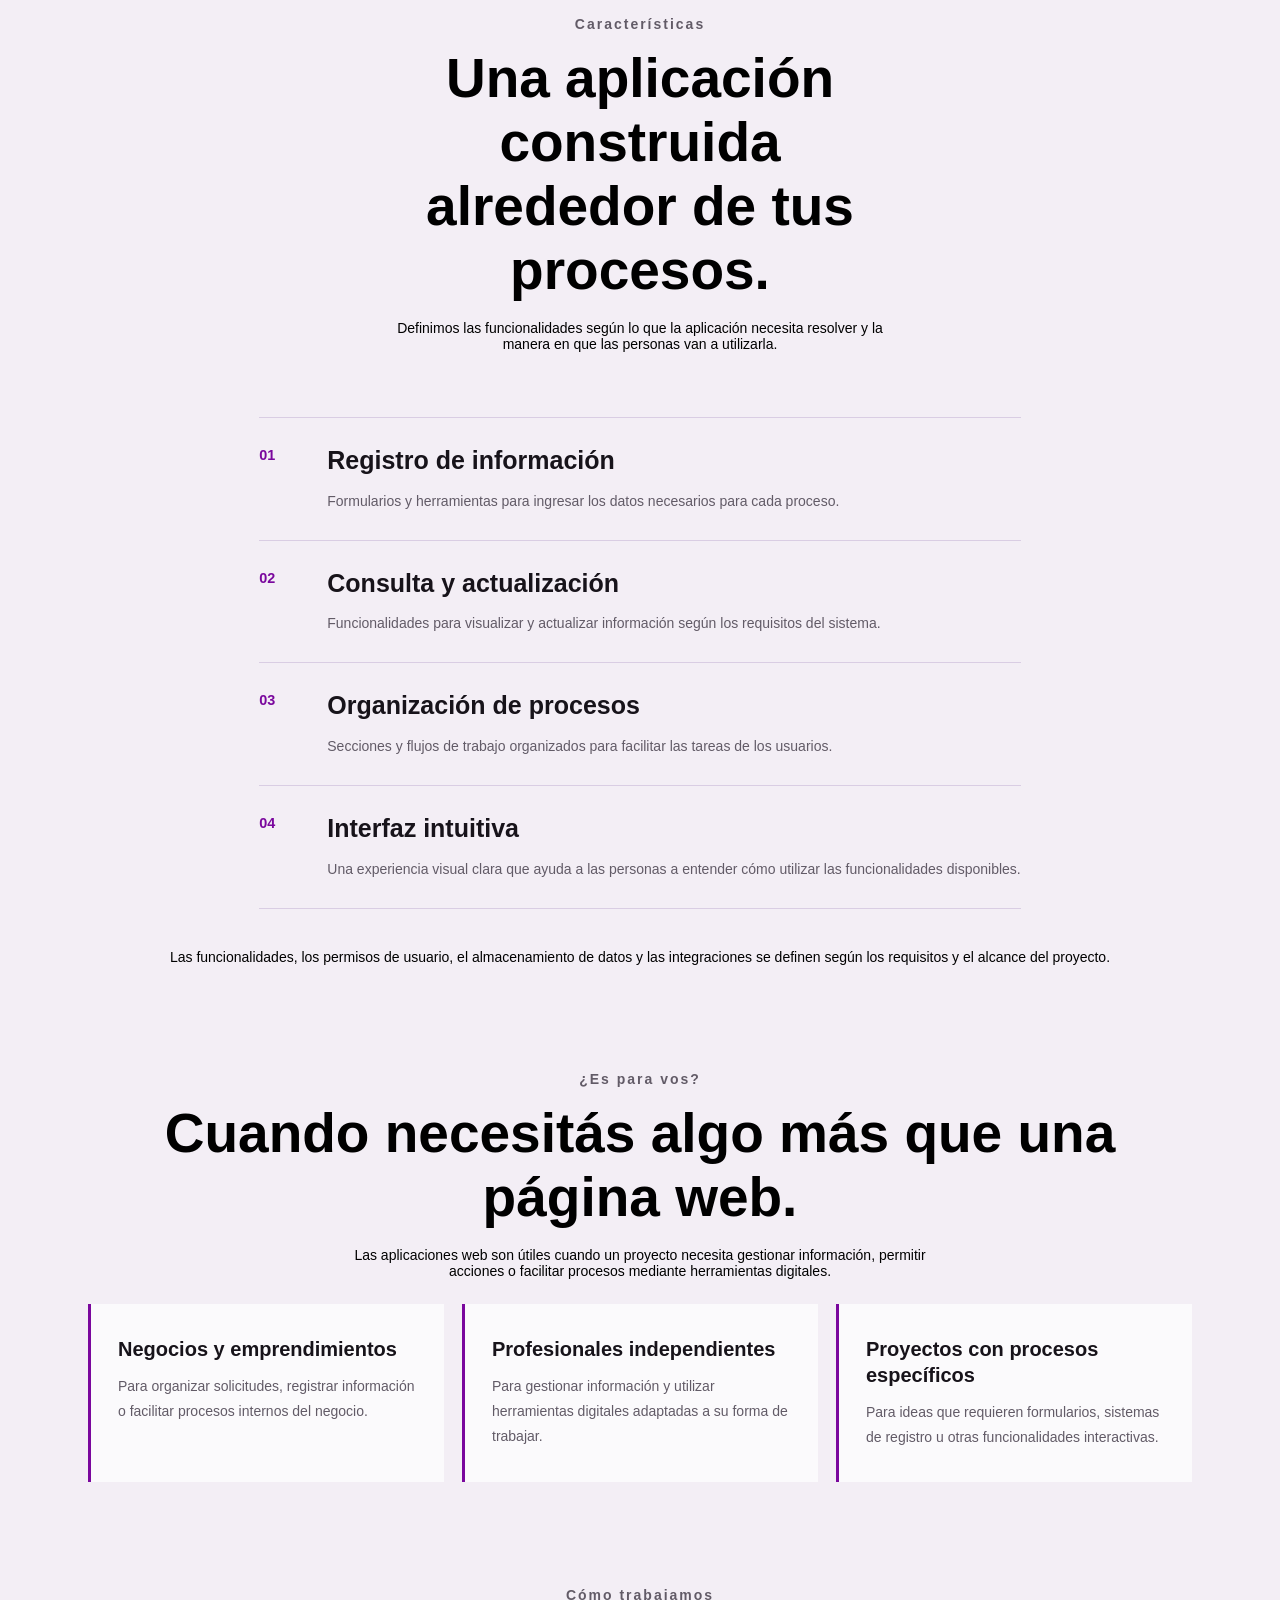
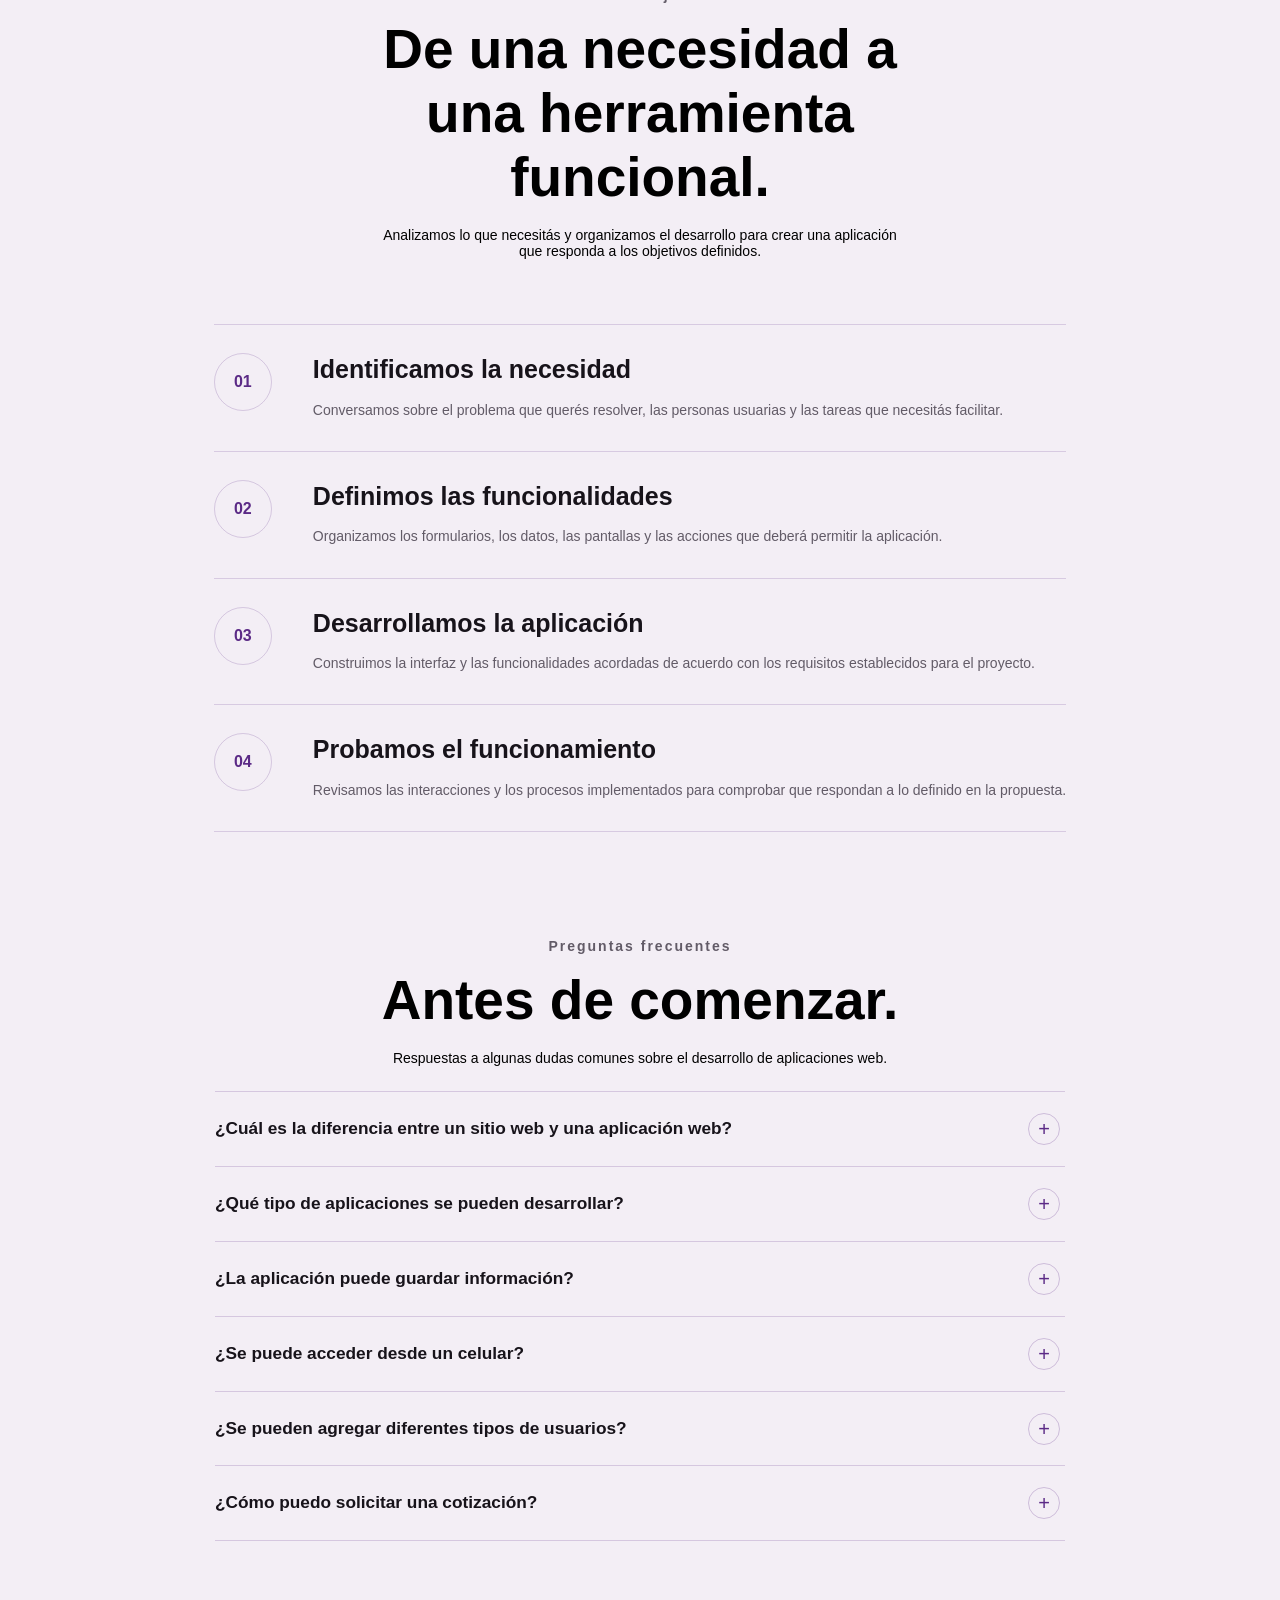
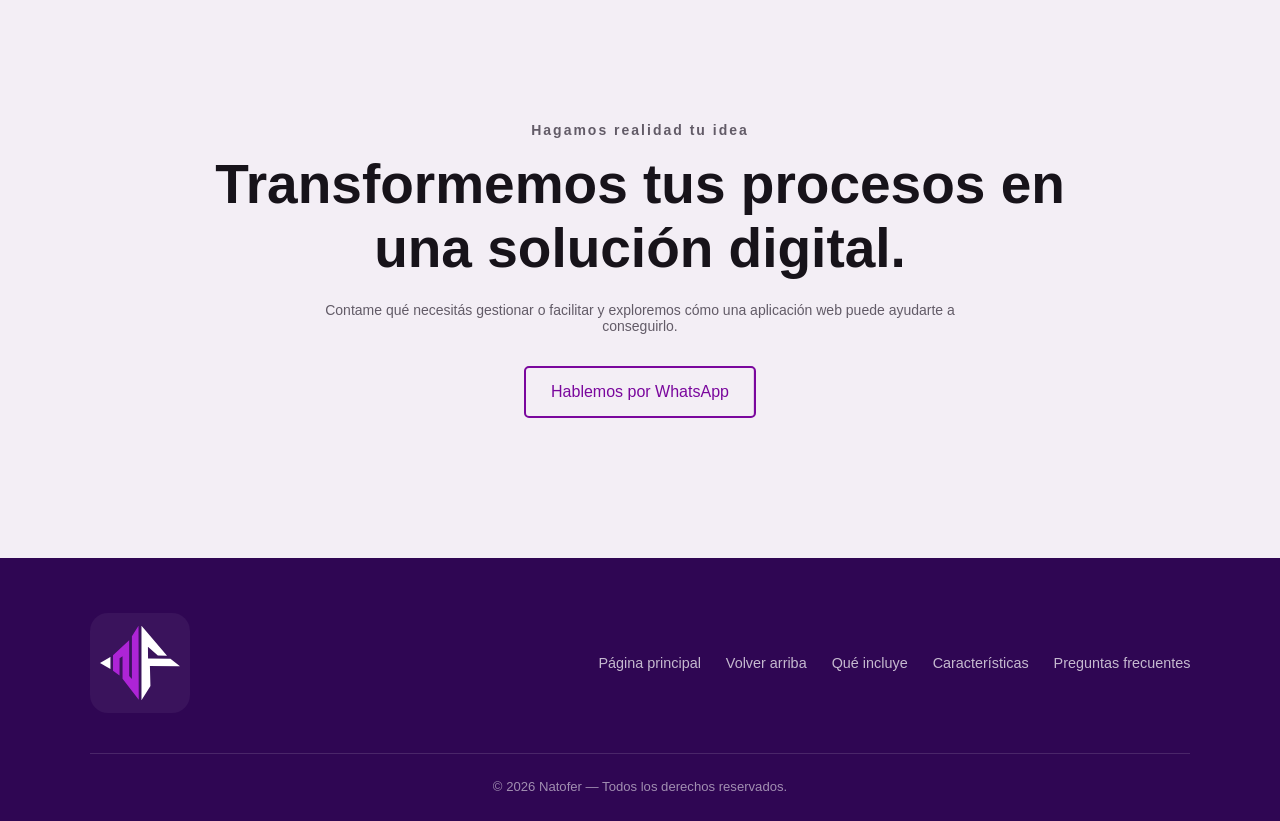
<file: aplicacionesweb.html>
<!DOCTYPE html>
<html lang="es">

<head>
    <meta charset="UTF-8">
    <meta name="viewport" content="width=device-width, initial-scale=1.0">

    <title>Aplicaciones web | NATOFER</title>

    <link rel="stylesheet" href="CSS/style.css">
    <link rel="stylesheet" href="CSS/paquetes.css">
    <link rel="shortcut icon" href="IMG/logo.svg" type="image/x-icon">
</head>

<body>

    <!-- MENÚ DE NAVEGACIÓN -->
    <header class="menuNavegacion">
        <div class="container">
            <nav class="menuInfo">

                <a href="index.html" class="logo" aria-label="NATOFER - Página principal">
                    <svg xmlns="http://www.w3.org/2000/svg" viewBox="0 0 376.03 350">
                        <defs>
                            <style>
                                .cls-1 {
                                    fill: #fff;
                                }

                                .cls-2 {
                                    fill: #ad24d6;
                                }
                            </style>
                        </defs>
                        <g>
                            <polygon class="cls-2"
                                points="181.01 0 182.11 347.7 106.01 248.5 106.01 143 92.01 153 91.73 234.34 61.17 211.34 61.17 138.66 137.01 68 137.01 236.5 150.01 250 150.01 49.5 181.01 0" />
                            <polygon class="cls-1" points="49.01 147 48.58 147.24 0 174.51 49.01 203 49.01 147" />
                            <polygon class="cls-1"
                                points="195.01 0 195.01 350 237.13 283.11 234.58 189.15 376.03 190.17 331.09 155.45 225.9 153.91 225.28 98.89 271.86 140.13 315.26 140.64 195.01 0" />
                        </g>
                    </svg>
                </a>

                <ul class="contendorNav" id="menu-principal">
                    <li><a href="#inicio" class="nav-link">Inicio</a></li>
                    <li><a href="#incluye" class="nav-link">Qué incluye</a></li>
                    <li><a href="#estructura" class="nav-link">Características</a></li>
                    <li><a href="#publico" class="nav-link">¿Para quién es?</a></li>
                    <li><a href="#proceso" class="nav-link">Proceso</a></li>
                    <li><a href="#preguntas" class="nav-link">Preguntas frecuentes</a></li>
                    <li>
                        <a href="index.html" class="boton">Volver al inicio</a>
                    </li>
                </ul>

                <button class="menu-toggle" aria-label="Abrir menú" aria-expanded="false"
                    aria-controls="menu-principal">
                    <span></span>
                    <span></span>
                    <span></span>
                </button>

            </nav>
        </div>
    </header>


    <main>

        <!-- PRESENTACIÓN -->
        <section class="bannerP" id="inicio">
            <article class="container">
                <div class="introduccion-contenido">

                    <span class="etiqueta">Aplicaciones web</span>

                    <h1>Soluciones digitales que hacen más por tu proyecto.</h1>

                    <p>
                        Las aplicaciones web permiten realizar tareas,
                        gestionar información y facilitar procesos desde
                        una interfaz accesible a través del navegador.
                    </p>

                    <p>
                        Desarrollo aplicaciones interactivas, formularios
                        y sistemas adaptados a las necesidades de tu proyecto,
                        con funcionalidades pensadas para simplificar tareas
                        y mejorar la organización de la información.
                    </p>

                </div>
            </article>
        </section>


        <!-- QUÉ INCLUYE -->
        <section id="incluye" class="incluye-paquete">
            <article class="container">

                <div class="seccion-encabezado">
                    <span class="etiqueta">¿Qué puedo desarrollar?</span>

                    <h2>Herramientas digitales para resolver necesidades reales.</h2>

                    <p>
                        Cada aplicación se plantea según el objetivo,
                        los usuarios y los procesos que necesitás gestionar.
                    </p>
                </div>

                <div class="incluye-grid">

                    <article class="incluye-card">
                        <span class="card-numero">01</span>
                        <h3>Aplicaciones interactivas</h3>
                        <p>
                            Interfaces con las que las personas pueden
                            interactuar y realizar diferentes acciones.
                        </p>
                    </article>

                    <article class="incluye-card">
                        <span class="card-numero">02</span>
                        <h3>Formularios digitales</h3>
                        <p>
                            Formularios para recopilar datos, registrar
                            solicitudes y organizar información.
                        </p>
                    </article>

                    <article class="incluye-card">
                        <span class="card-numero">03</span>
                        <h3>Sistemas de gestión</h3>
                        <p>
                            Herramientas para registrar, consultar,
                            actualizar y administrar información.
                        </p>
                    </article>

                    <article class="incluye-card">
                        <span class="card-numero">04</span>
                        <h3>Gestión de información</h3>
                        <p>
                            Funcionalidades para organizar los datos
                            de manera clara y facilitar su consulta.
                        </p>
                    </article>

                    <article class="incluye-card">
                        <span class="card-numero">05</span>
                        <h3>Automatización de procesos</h3>
                        <p>
                            Funcionalidades que ayudan a simplificar
                            tareas repetitivas y organizar flujos de trabajo.
                        </p>
                    </article>

                    <article class="incluye-card">
                        <span class="card-numero">06</span>
                        <h3>Diseño adaptable</h3>
                        <p>
                            Interfaces preparadas para utilizarse en
                            celulares, tabletas y computadoras.
                        </p>
                    </article>

                </div>
            </article>
        </section>


        <!-- CARACTERÍSTICAS -->
        <section class="estructura-paquete" id="estructura">
            <article class="container">

                <div class="seccion-encabezado">
                    <span class="etiqueta">Características</span>

                    <h2>Una aplicación construida alrededor de tus procesos.</h2>

                    <p>
                        Definimos las funcionalidades según lo que la
                        aplicación necesita resolver y la manera en que
                        las personas van a utilizarla.
                    </p>
                </div>

                <div class="estructura-lista">

                    <article class="estructura-item">
                        <span>01</span>
                        <div>
                            <h3>Registro de información</h3>
                            <p>
                                Formularios y herramientas para ingresar
                                los datos necesarios para cada proceso.
                            </p>
                        </div>
                    </article>

                    <article class="estructura-item">
                        <span>02</span>
                        <div>
                            <h3>Consulta y actualización</h3>
                            <p>
                                Funcionalidades para visualizar y actualizar
                                información según los requisitos del sistema.
                            </p>
                        </div>
                    </article>

                    <article class="estructura-item">
                        <span>03</span>
                        <div>
                            <h3>Organización de procesos</h3>
                            <p>
                                Secciones y flujos de trabajo organizados
                                para facilitar las tareas de los usuarios.
                            </p>
                        </div>
                    </article>

                    <article class="estructura-item">
                        <span>04</span>
                        <div>
                            <h3>Interfaz intuitiva</h3>
                            <p>
                                Una experiencia visual clara que ayuda
                                a las personas a entender cómo utilizar
                                las funcionalidades disponibles.
                            </p>
                        </div>
                    </article>

                </div>

                <p class="nota-paquete">
                    Las funcionalidades, los permisos de usuario,
                    el almacenamiento de datos y las integraciones se
                    definen según los requisitos y el alcance del proyecto.
                </p>

            </article>
        </section>


        <!-- PARA QUIÉN ES -->
        <section class="publico-paquete" id="publico">
            <article class="container">

                <div class="seccion-encabezado">
                    <span class="etiqueta">¿Es para vos?</span>

                    <h2>Cuando necesitás algo más que una página web.</h2>

                    <p>
                        Las aplicaciones web son útiles cuando un proyecto
                        necesita gestionar información, permitir acciones
                        o facilitar procesos mediante herramientas digitales.
                    </p>
                </div>

                <div class="publico-grid">

                    <article class="publico-card">
                        <h3>Negocios y emprendimientos</h3>
                        <p>
                            Para organizar solicitudes, registrar información
                            o facilitar procesos internos del negocio.
                        </p>
                    </article>

                    <article class="publico-card">
                        <h3>Profesionales independientes</h3>
                        <p>
                            Para gestionar información y utilizar herramientas
                            digitales adaptadas a su forma de trabajar.
                        </p>
                    </article>

                    <article class="publico-card">
                        <h3>Proyectos con procesos específicos</h3>
                        <p>
                            Para ideas que requieren formularios, sistemas
                            de registro u otras funcionalidades interactivas.
                        </p>
                    </article>

                </div>
            </article>
        </section>


        <!-- PROCESO DE TRABAJO -->
        <section class="proceso-paquete" id="proceso">
            <article class="container">

                <div class="seccion-encabezado">
                    <span class="etiqueta">Cómo trabajamos</span>

                    <h2>De una necesidad a una herramienta funcional.</h2>

                    <p>
                        Analizamos lo que necesitás y organizamos el desarrollo
                        para crear una aplicación que responda a los objetivos
                        definidos.
                    </p>
                </div>

                <div class="proceso-lista">

                    <article class="proceso-item">
                        <span class="proceso-numero">01</span>
                        <div>
                            <h3>Identificamos la necesidad</h3>
                            <p>
                                Conversamos sobre el problema que querés
                                resolver, las personas usuarias y las
                                tareas que necesitás facilitar.
                            </p>
                        </div>
                    </article>

                    <article class="proceso-item">
                        <span class="proceso-numero">02</span>
                        <div>
                            <h3>Definimos las funcionalidades</h3>
                            <p>
                                Organizamos los formularios, los datos,
                                las pantallas y las acciones que deberá
                                permitir la aplicación.
                            </p>
                        </div>
                    </article>

                    <article class="proceso-item">
                        <span class="proceso-numero">03</span>
                        <div>
                            <h3>Desarrollamos la aplicación</h3>
                            <p>
                                Construimos la interfaz y las funcionalidades
                                acordadas de acuerdo con los requisitos
                                establecidos para el proyecto.
                            </p>
                        </div>
                    </article>

                    <article class="proceso-item">
                        <span class="proceso-numero">04</span>
                        <div>
                            <h3>Probamos el funcionamiento</h3>
                            <p>
                                Revisamos las interacciones y los procesos
                                implementados para comprobar que respondan
                                a lo definido en la propuesta.
                            </p>
                        </div>
                    </article>

                </div>
            </article>
        </section>


        <!-- PREGUNTAS FRECUENTES -->
        <section class="faq-paquete" id="preguntas">
            <article class="container">

                <div class="seccion-encabezado">
                    <span class="etiqueta">Preguntas frecuentes</span>

                    <h2>Antes de comenzar.</h2>

                    <p>
                        Respuestas a algunas dudas comunes sobre el
                        desarrollo de aplicaciones web.
                    </p>
                </div>

                <div class="faq-lista">

                    <details class="faq-item">
                        <summary>
                            ¿Cuál es la diferencia entre un sitio web y una aplicación web?
                        </summary>
                        <p>
                            Un sitio web suele centrarse en presentar
                            información. Una aplicación web incorpora
                            interacciones y funcionalidades para realizar
                            tareas, registrar datos o gestionar procesos.
                        </p>
                    </details>

                    <details class="faq-item">
                        <summary>
                            ¿Qué tipo de aplicaciones se pueden desarrollar?
                        </summary>
                        <p>
                            Se pueden plantear formularios, sistemas de
                            registro, herramientas para gestionar información
                            y otras aplicaciones interactivas, según los
                            requisitos del proyecto.
                        </p>
                    </details>

                    <details class="faq-item">
                        <summary>
                            ¿La aplicación puede guardar información?
                        </summary>
                        <p>
                            Sí, se puede contemplar el almacenamiento de
                            información cuando el proyecto lo requiera.
                            La base de datos y su funcionamiento se definen
                            según los requisitos acordados.
                        </p>
                    </details>

                    <details class="faq-item">
                        <summary>
                            ¿Se puede acceder desde un celular?
                        </summary>
                        <p>
                            La interfaz puede diseñarse para adaptarse a
                            diferentes tamaños de pantalla. Las características
                            específicas se definen durante la planificación.
                        </p>
                    </details>

                    <details class="faq-item">
                        <summary>
                            ¿Se pueden agregar diferentes tipos de usuarios?
                        </summary>
                        <p>
                            Se pueden evaluar distintos tipos de usuarios
                            y permisos según las necesidades y el alcance
                            del sistema.
                        </p>
                    </details>

                    <details class="faq-item">
                        <summary>
                            ¿Cómo puedo solicitar una cotización?
                        </summary>
                        <p>
                            Podés contactarme para explicar la idea, las
                            tareas que necesitás facilitar y las características
                            que te gustaría incluir en la aplicación.
                        </p>
                    </details>

                </div>
            </article>
        </section>


        <!-- LLAMADA A LA ACCIÓN -->
        <section class="cta-paquete">
            <article class="container">

                <span class="etiqueta">Hagamos realidad tu idea</span>

                <h2>Transformemos tus procesos en una solución digital.</h2>

                <p>
                    Contame qué necesitás gestionar o facilitar y exploremos
                    cómo una aplicación web puede ayudarte a conseguirlo.
                </p>

                <a href="https://wa.me/50688218037?text=Hola%2C%20NATOFER.%20Me%20interesa%20desarrollar%20una%20aplicaci%C3%B3n%20web."
                    class="boton" target="_blank" rel="noopener noreferrer">
                    Hablemos por WhatsApp
                </a>

            </article>
        </section>

    </main>


    <!-- FOOTER -->
    <footer class="footer">
        <div class="footer-container">

            <a href="index.html" class="footer-logo" aria-label="NATOFER - Página principal">
                <svg xmlns="http://www.w3.org/2000/svg" viewBox="0 0 376.03 350">
                    <defs>
                        <style>
                            .cls-1 {
                                fill: #fff;
                            }

                            .cls-2 {
                                fill: #ad24d6;
                            }
                        </style>
                    </defs>
                    <g>
                        <polygon class="cls-2"
                            points="181.01 0 182.11 347.7 106.01 248.5 106.01 143 92.01 153 91.73 234.34 61.17 211.34 61.17 138.66 137.01 68 137.01 236.5 150.01 250 150.01 49.5 181.01 0" />
                        <polygon class="cls-1" points="49.01 147 48.58 147.24 0 174.51 49.01 203 49.01 147" />
                        <polygon class="cls-1"
                            points="195.01 0 195.01 350 237.13 283.11 234.58 189.15 376.03 190.17 331.09 155.45 225.9 153.91 225.28 98.89 271.86 140.13 315.26 140.64 195.01 0" />
                    </g>
                </svg>
            </a>

            <ul class="footer-menu">
                <li><a href="index.html">Página principal</a></li>
                <li><a href="#inicio">Volver arriba</a></li>
                <li><a href="#incluye">Qué incluye</a></li>
                <li><a href="#estructura">Características</a></li>
                <li><a href="#preguntas">Preguntas frecuentes</a></li>
            </ul>

        </div>

        <div class="footer-copy">
            © 2026 Natofer — Todos los derechos reservados.
        </div>
    </footer>
    <script src="js/menu.js"></script>

</body>

</html>
</file>
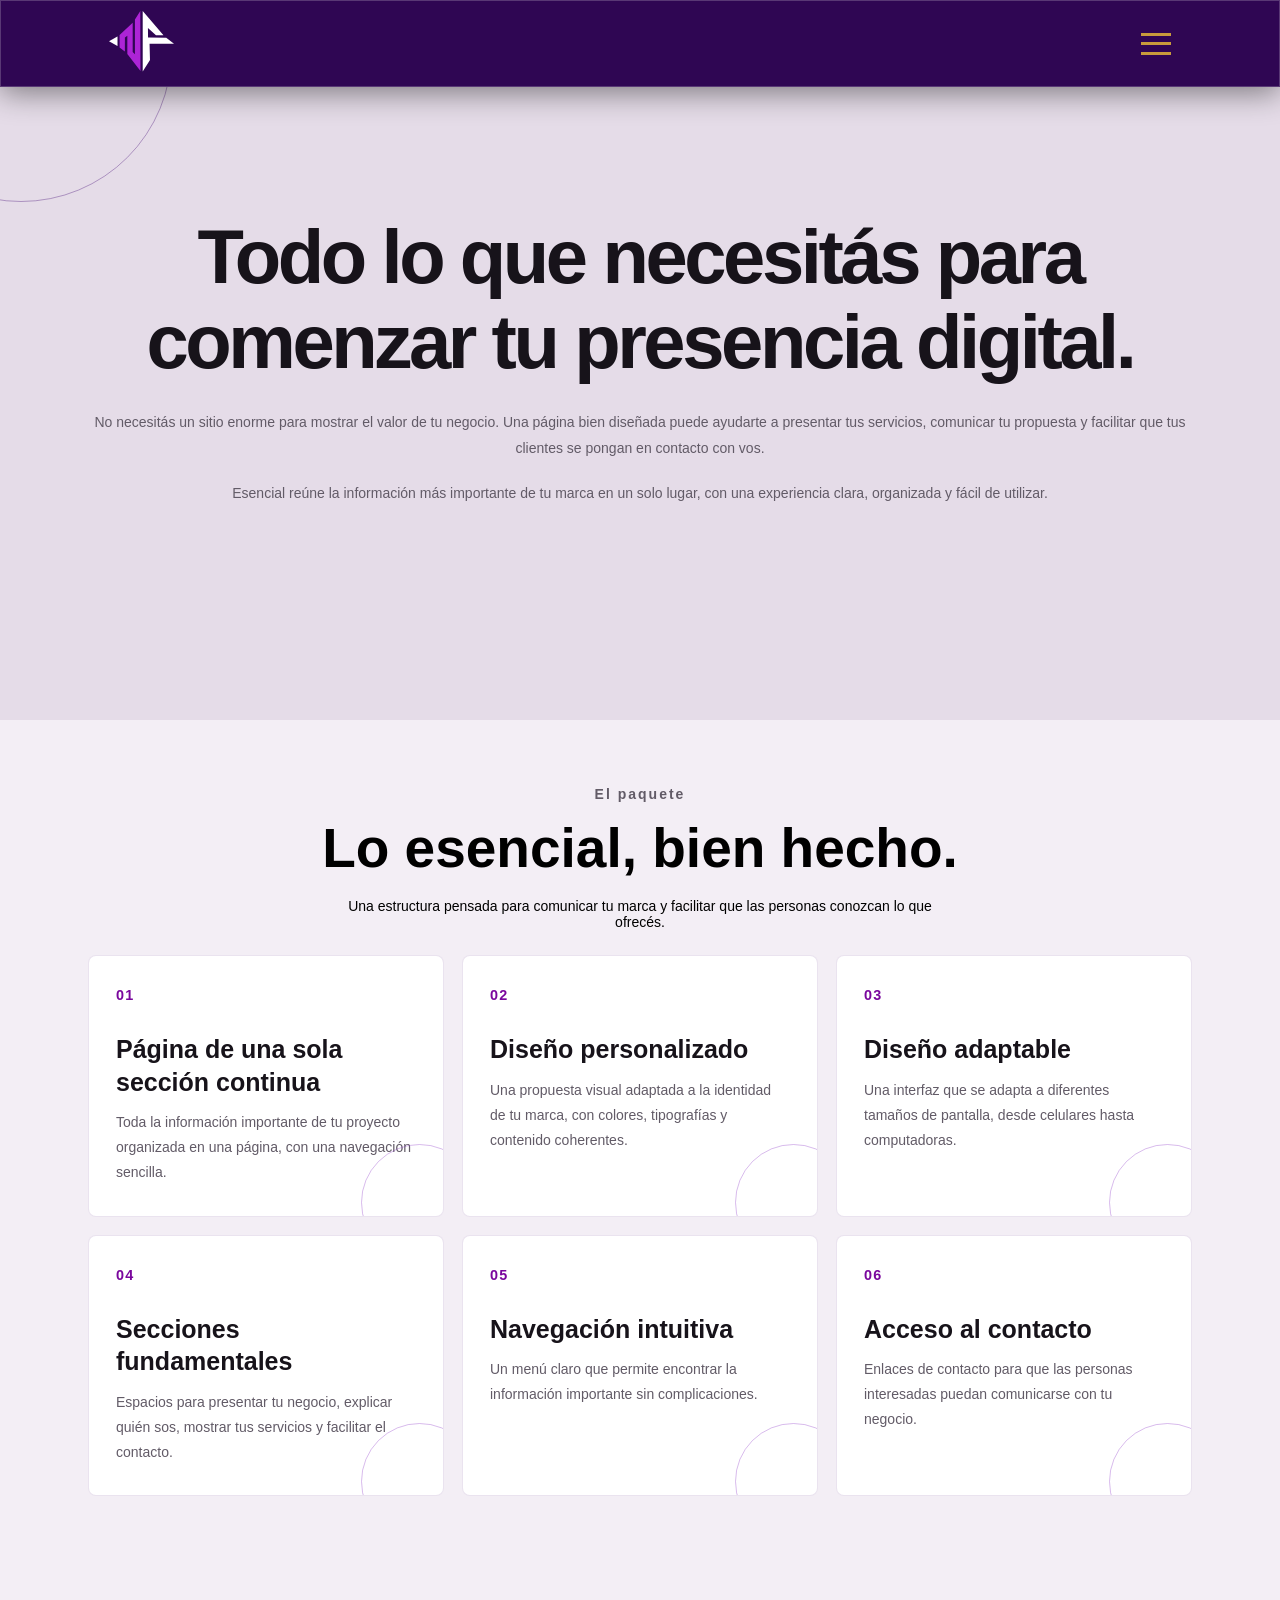
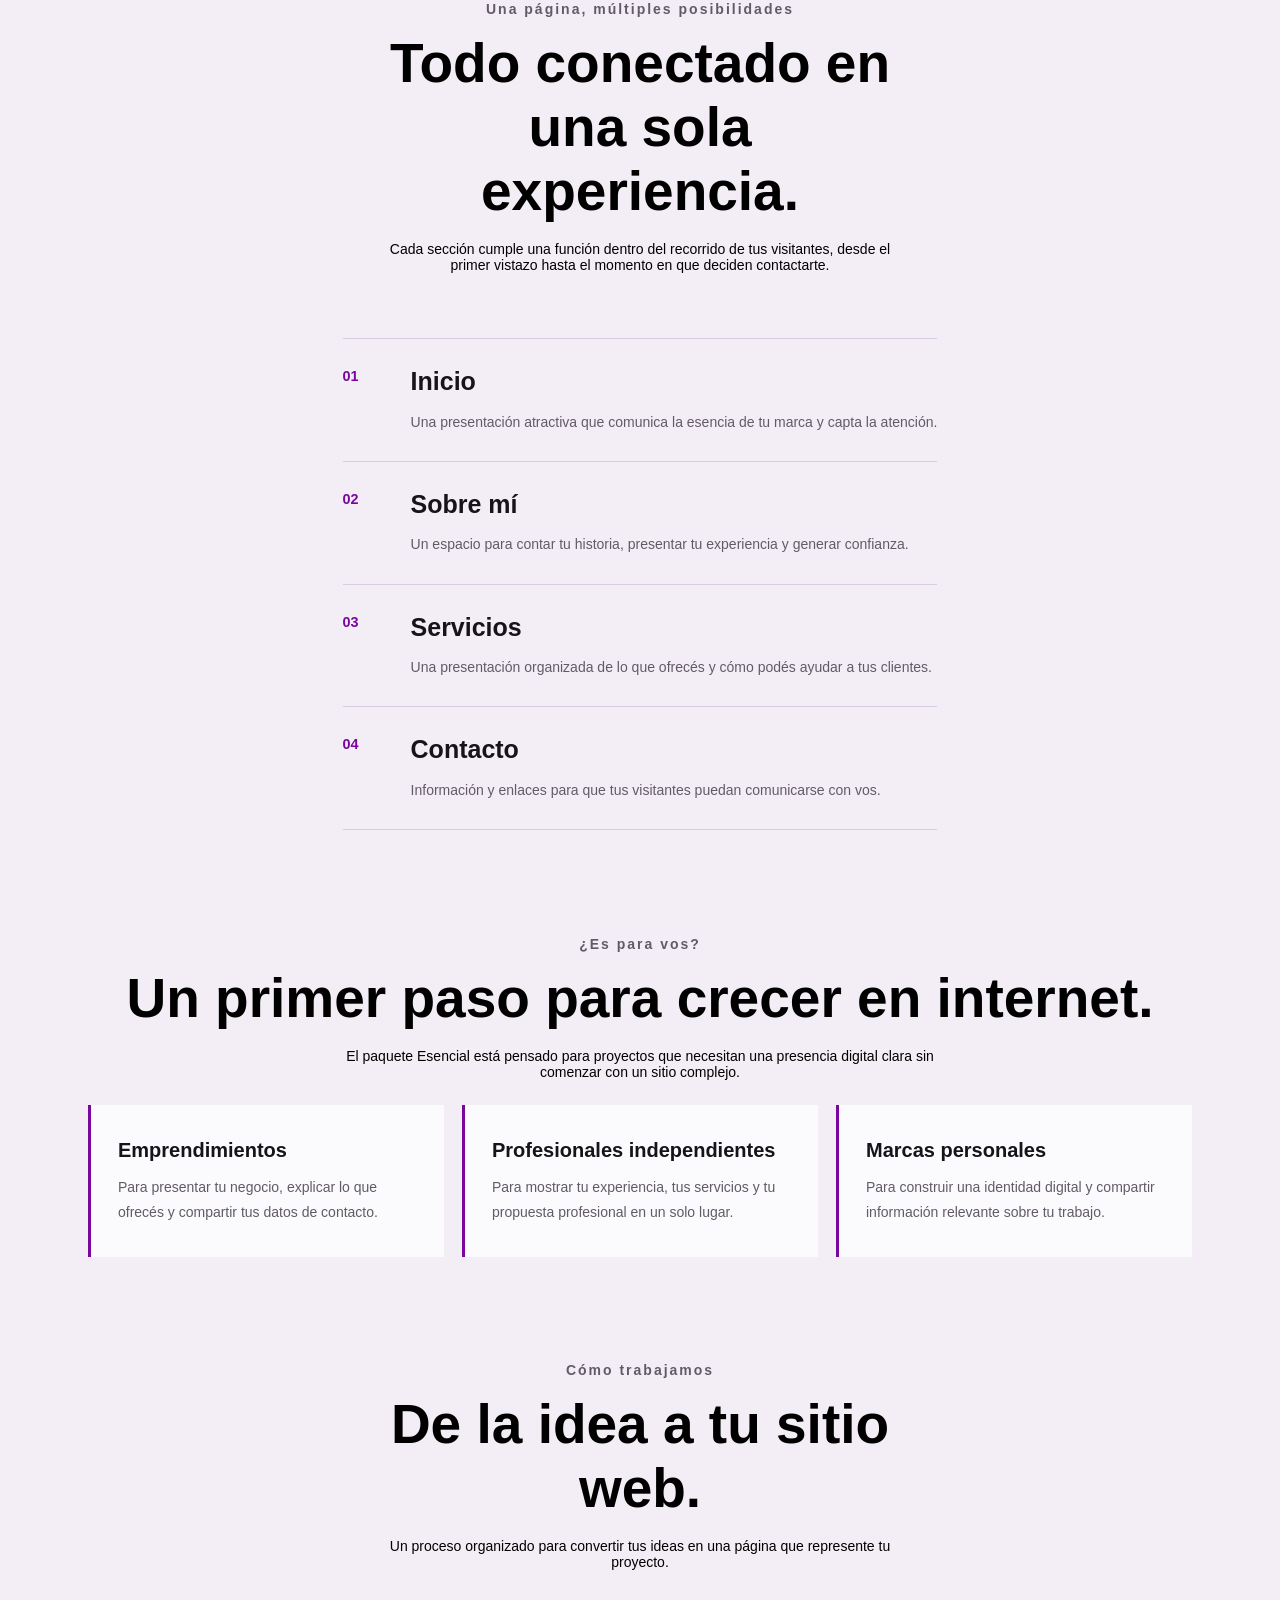
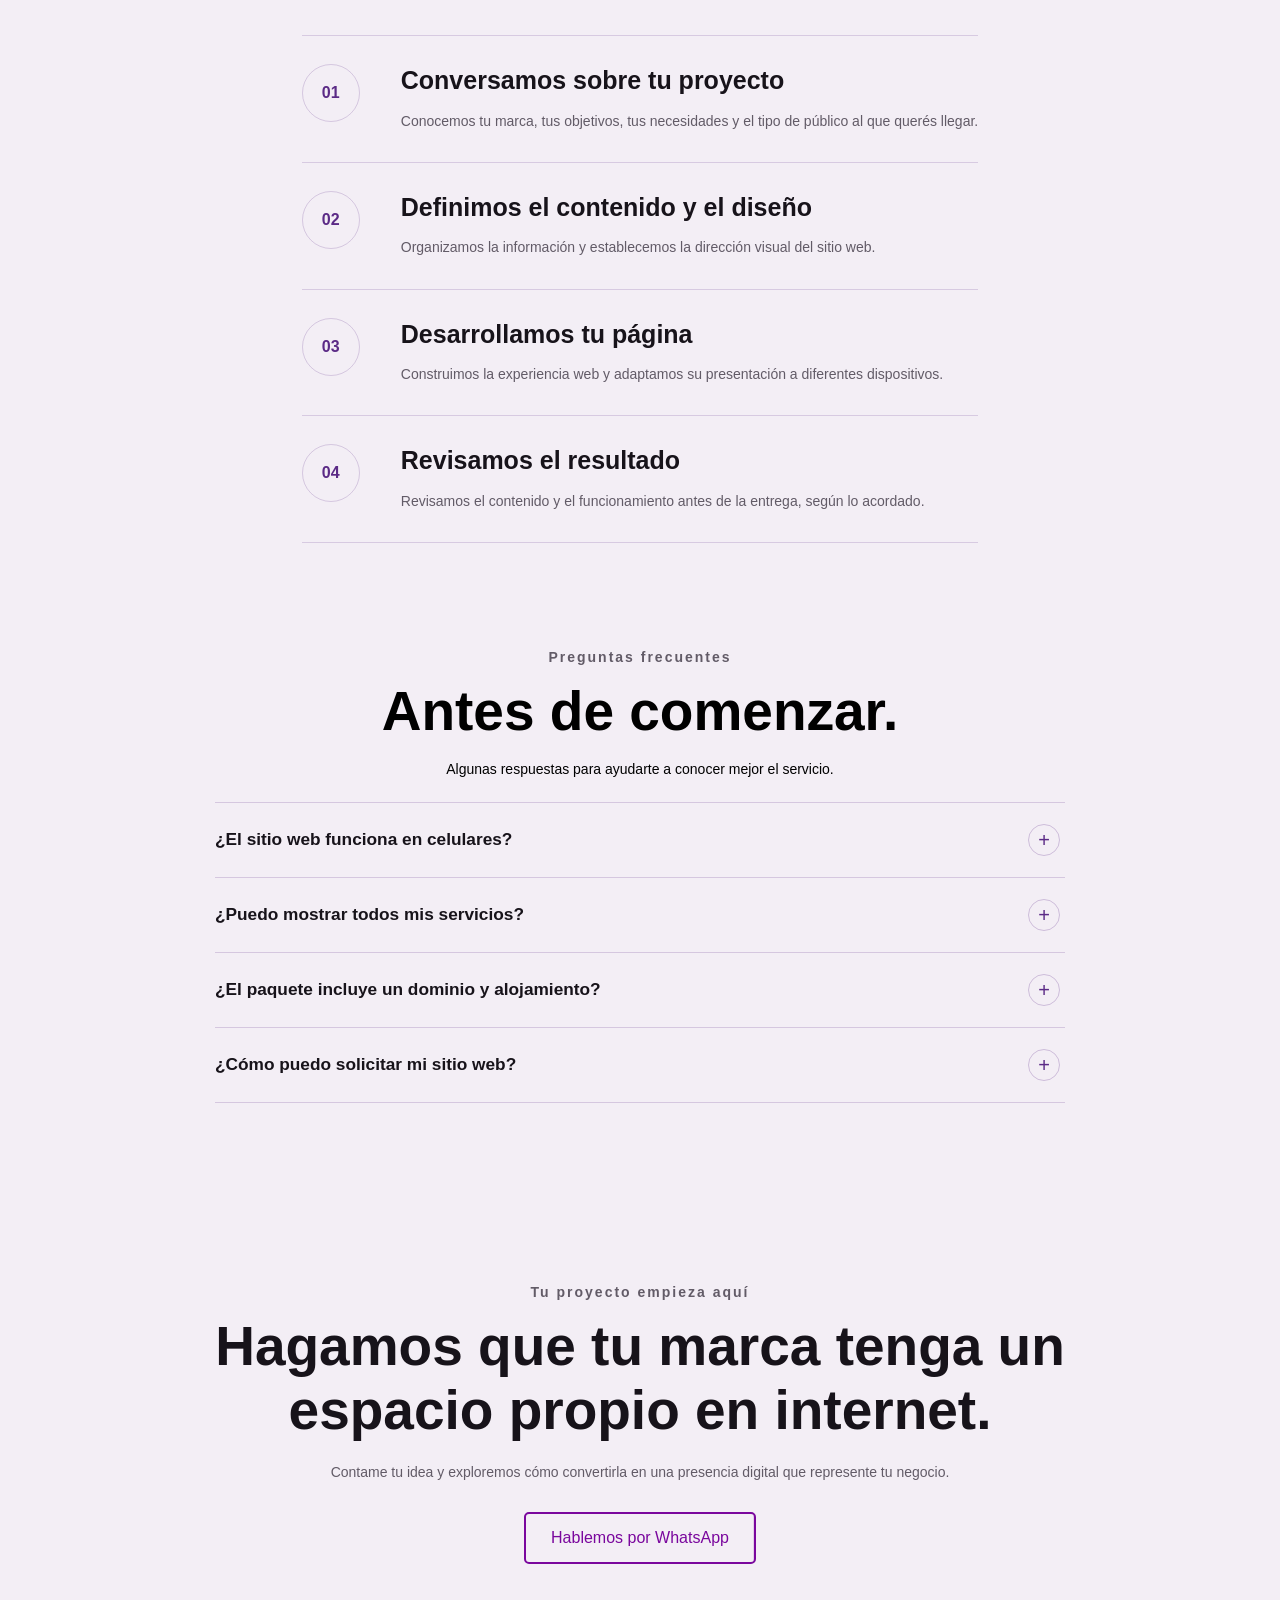
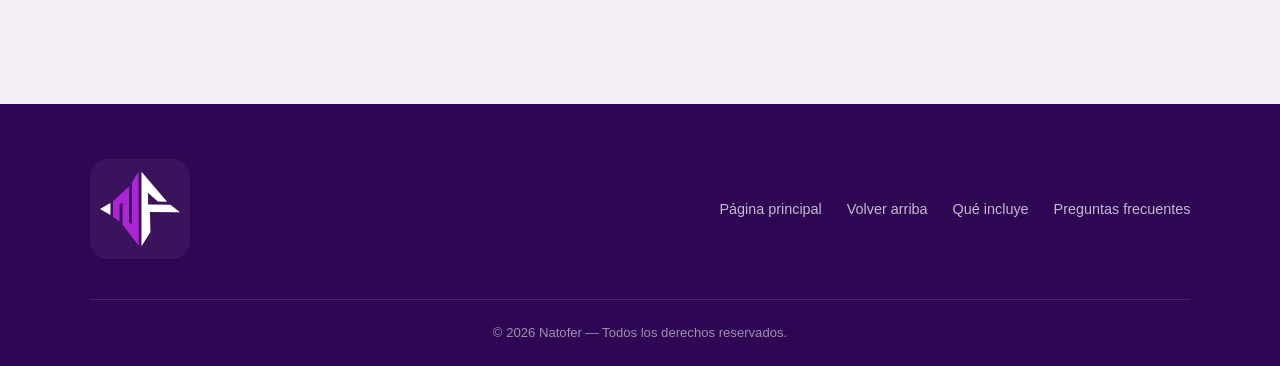
<file: esencial.html>
<!DOCTYPE html>
<html lang="es">

<head>
    <meta charset="UTF-8">
    <meta name="viewport" content="width=device-width, initial-scale=1.0">

    <title>Paquete Esencial | NATOFER</title>

    <link rel="stylesheet" href="CSS/style.css">
    <link rel="stylesheet" href="CSS/paquetes.css">
    <link rel="shortcut icon" href="IMG/logo.svg" type="image/x-icon">
</head>

<body>
    <header class="menuNavegacion">
        <div class="container">
            <nav class="menuInfo">
                <div class="logo">
                    <svg xmlns="http://www.w3.org/2000/svg" id="Capa_2" data-name="Capa 2" viewBox="0 0 376.03 350">
                        <defs>
                            <style>
                                .cls-1 {
                                    fill: #fff;
                                }

                                .cls-2 {
                                    fill: #ad24d6;
                                }
                            </style>
                        </defs>
                        <g id="Capa_1-2" data-name="Capa 1">
                            <g>
                                <polygon class="cls-2"
                                    points="181.01 0 182.11 347.7 106.01 248.5 106.01 143 92.01 153 91.73 234.34 61.17 211.34 61.17 138.66 137.01 68 137.01 236.5 150.01 250 150.01 49.5 181.01 0" />
                                <polygon class="cls-1" points="49.01 147 48.58 147.24 0 174.51 49.01 203 49.01 147" />
                                <polygon class="cls-1"
                                    points="195.01 0 195.01 350 237.13 283.11 234.58 189.15 376.03 190.17 331.09 155.45 225.9 153.91 225.28 98.89 271.86 140.13 315.26 140.64 195.01 0" />
                            </g>
                        </g>
                    </svg>
                </div>
                <ul class="contendorNav">
                    <li>
                        <a href="#inicio" class="nav-link">Inicio</a>
                    </li>

                    <li>
                        <a href="#incluye" class="nav-link">Qué incluye</a>
                    </li>

                    <li>
                        <a href="#estructura" class="nav-link">Estructura</a>
                    </li>

                    <li>
                        <a href="#proceso" class="nav-link">Proceso</a>
                    </li>

                    <li>
                        <a href="#preguntas" class="nav-link">Preguntas frecuentes</a>
                    </li>

                    <li>
                        <a href="index.html" class="boton">
                            Volver al inicio
                        </a>

                </ul>
                <button class="menu-toggle" aria-label="Abrir menú">
                    <span></span>
                    <span></span>
                    <span></span>
                </button>

            </nav>
        </div>
    </header>
    <main>
        <section class="bannerP" id="inicio">
            <article class="container">
                <div class="introduccion-contenido">
                    <h1>Todo lo que necesitás para comenzar tu presencia digital.</h1>
                    <p>
                        No necesitás un sitio enorme para mostrar el valor de tu
                        negocio. Una página bien diseñada puede ayudarte a
                        presentar tus servicios, comunicar tu propuesta y facilitar
                        que tus clientes se pongan en contacto con vos.
                    </p>
                    <p>
                        Esencial reúne la información más importante de tu marca
                        en un solo lugar, con una experiencia clara, organizada y
                        fácil de utilizar.
                    </p>
                </div>
            </article>
        </section>


        <!-- QUÉ INCLUYE -->
        <section id="incluye" class="incluye-paquete">
            <article class="container">
                <div class="seccion-encabezado">
                    <span class="etiqueta">El paquete</span>

                    <h2>Lo esencial, bien hecho.</h2>

                    <p>
                        Una estructura pensada para comunicar tu marca y facilitar
                        que las personas conozcan lo que ofrecés.
                    </p>
                </div>

                <div class="incluye-grid">

                    <article class="incluye-card">
                        <span class="card-numero">01</span>
                        <h3>Página de una sola sección continua</h3>
                        <p>
                            Toda la información importante de tu proyecto organizada
                            en una página, con una navegación sencilla.
                        </p>
                    </article>

                    <article class="incluye-card">
                        <span class="card-numero">02</span>
                        <h3>Diseño personalizado</h3>
                        <p>
                            Una propuesta visual adaptada a la identidad de tu
                            marca, con colores, tipografías y contenido coherentes.
                        </p>
                    </article>

                    <article class="incluye-card">
                        <span class="card-numero">03</span>
                        <h3>Diseño adaptable</h3>
                        <p>
                            Una interfaz que se adapta a diferentes tamaños de
                            pantalla, desde celulares hasta computadoras.
                        </p>
                    </article>

                    <article class="incluye-card">
                        <span class="card-numero">04</span>
                        <h3>Secciones fundamentales</h3>
                        <p>
                            Espacios para presentar tu negocio, explicar quién sos,
                            mostrar tus servicios y facilitar el contacto.
                        </p>
                    </article>

                    <article class="incluye-card">
                        <span class="card-numero">05</span>
                        <h3>Navegación intuitiva</h3>
                        <p>
                            Un menú claro que permite encontrar la información
                            importante sin complicaciones.
                        </p>
                    </article>

                    <article class="incluye-card">
                        <span class="card-numero">06</span>
                        <h3>Acceso al contacto</h3>
                        <p>
                            Enlaces de contacto para que las personas interesadas
                            puedan comunicarse con tu negocio.
                        </p>
                    </article>

                </div>
            </article>


        </section>


        <!-- SECCIONES DEL SITIO -->
        <section class="estructura-paquete" id="estructura">
            <article class="container">
                <div class="seccion-encabezado">

                    <span class="etiqueta">Una página, múltiples posibilidades</span>

                    <h2>Todo conectado en una sola experiencia.</h2>

                    <p>
                        Cada sección cumple una función dentro del recorrido
                        de tus visitantes, desde el primer vistazo hasta el
                        momento en que deciden contactarte.
                    </p>

                </div>

                <div class="estructura-lista">

                    <article class="estructura-item">
                        <span>01</span>
                        <div>
                            <h3>Inicio</h3>
                            <p>
                                Una presentación atractiva que comunica la esencia
                                de tu marca y capta la atención.
                            </p>
                        </div>
                    </article>

                    <article class="estructura-item">
                        <span>02</span>
                        <div>
                            <h3>Sobre mí</h3>
                            <p>
                                Un espacio para contar tu historia, presentar tu
                                experiencia y generar confianza.
                            </p>
                        </div>
                    </article>

                    <article class="estructura-item">
                        <span>03</span>
                        <div>
                            <h3>Servicios</h3>
                            <p>
                                Una presentación organizada de lo que ofrecés
                                y cómo podés ayudar a tus clientes.
                            </p>
                        </div>
                    </article>

                    <article class="estructura-item">
                        <span>04</span>
                        <div>
                            <h3>Contacto</h3>
                            <p>
                                Información y enlaces para que tus visitantes
                                puedan comunicarse con vos.
                            </p>
                        </div>
                    </article>

                </div>
            </article>


        </section>


        <!-- PARA QUIÉN ES -->
        <section class="publico-paquete">
            <article class="container">
                <div class="seccion-encabezado">
                    <span class="etiqueta">¿Es para vos?</span>

                    <h2>Un primer paso para crecer en internet.</h2>

                    <p>
                        El paquete Esencial está pensado para proyectos que necesitan
                        una presencia digital clara sin comenzar con un sitio complejo.
                    </p>
                </div>

                <div class="publico-grid">

                    <article class="publico-card">
                        <h3>Emprendimientos</h3>
                        <p>
                            Para presentar tu negocio, explicar lo que ofrecés
                            y compartir tus datos de contacto.
                        </p>
                    </article>

                    <article class="publico-card">
                        <h3>Profesionales independientes</h3>
                        <p>
                            Para mostrar tu experiencia, tus servicios y tu
                            propuesta profesional en un solo lugar.
                        </p>
                    </article>

                    <article class="publico-card">
                        <h3>Marcas personales</h3>
                        <p>
                            Para construir una identidad digital y compartir
                            información relevante sobre tu trabajo.
                        </p>
                    </article>

                </div>
            </article>


        </section>


        <!-- PROCESO DE TRABAJO -->
        <section class="proceso-paquete" id="proceso">
            <article class="container">
                <div class="seccion-encabezado">
                    <span class="etiqueta">Cómo trabajamos</span>

                    <h2>De la idea a tu sitio web.</h2>

                    <p>
                        Un proceso organizado para convertir tus ideas en
                        una página que represente tu proyecto.
                    </p>
                </div>

                <div class="proceso-lista">

                    <article class="proceso-item">
                        <span class="proceso-numero">01</span>
                        <div>
                            <h3>Conversamos sobre tu proyecto</h3>
                            <p>
                                Conocemos tu marca, tus objetivos, tus necesidades
                                y el tipo de público al que querés llegar.
                            </p>
                        </div>
                    </article>

                    <article class="proceso-item">
                        <span class="proceso-numero">02</span>
                        <div>
                            <h3>Definimos el contenido y el diseño</h3>
                            <p>
                                Organizamos la información y establecemos la
                                dirección visual del sitio web.
                            </p>
                        </div>
                    </article>

                    <article class="proceso-item">
                        <span class="proceso-numero">03</span>
                        <div>
                            <h3>Desarrollamos tu página</h3>
                            <p>
                                Construimos la experiencia web y adaptamos su
                                presentación a diferentes dispositivos.
                            </p>
                        </div>
                    </article>

                    <article class="proceso-item">
                        <span class="proceso-numero">04</span>
                        <div>
                            <h3>Revisamos el resultado</h3>
                            <p>
                                Revisamos el contenido y el funcionamiento
                                antes de la entrega, según lo acordado.
                            </p>
                        </div>
                    </article>

                </div>
            </article>


        </section>


        <!-- PREGUNTAS FRECUENTES -->
        <section class="faq-paquete" id="preguntas">
            <article class="container">
                <div class="seccion-encabezado">
                    <span class="etiqueta">Preguntas frecuentes</span>

                    <h2>Antes de comenzar.</h2>

                    <p>
                        Algunas respuestas para ayudarte a conocer mejor
                        el servicio.
                    </p>
                </div>

                <div class="faq-lista">

                    <details class="faq-item">
                        <summary>¿El sitio web funciona en celulares?</summary>
                        <p>
                            Sí. El diseño se adapta a celulares, tabletas y
                            computadoras para ofrecer una experiencia cómoda
                            en diferentes pantallas.
                        </p>
                    </details>

                    <details class="faq-item">
                        <summary>¿Puedo mostrar todos mis servicios?</summary>
                        <p>
                            Podemos organizar tus servicios dentro de la página.
                            La cantidad de contenido y el alcance final se definen
                            según las necesidades del proyecto.
                        </p>
                    </details>

                    <details class="faq-item">
                        <summary>¿El paquete incluye un dominio y alojamiento?</summary>
                        <p>
                            El dominio y el alojamiento web deben confirmarse
                            según las condiciones de la propuesta. Consultá
                            antes de contratar para conocer qué está incluido.
                        </p>
                    </details>

                    <details class="faq-item">
                        <summary>¿Cómo puedo solicitar mi sitio web?</summary>
                        <p>
                            Podés escribirme por WhatsApp para conversar sobre
                            tu proyecto, resolver tus dudas y conocer los
                            siguientes pasos.
                        </p>
                    </details>

                </div>
            </article>


        </section>


        <!-- LLAMADA A LA ACCIÓN -->
        <section class="cta-paquete">
            <article class="container">
                <span class="etiqueta">Tu proyecto empieza aquí</span>

                <h2>Hagamos que tu marca tenga un espacio propio en internet.</h2>

                <p>
                    Contame tu idea y exploremos cómo convertirla en una
                    presencia digital que represente tu negocio.
                </p>

                <a href="https://wa.me/50688218037?text=Hola%2C%20NATOFER.%20Me%20interesa%20el%20paquete%20Esencial."
                    class="boton" target="_blank" rel="noopener noreferrer">
                    Hablemos por WhatsApp
                </a>

            </article>

        </section>

    </main>


    <footer class="footer">
        <div class="footer-container">

            <!-- LOGO -->
            <div class="footer-logo">
                <!-- tu SVG -->
                <svg xmlns="http://www.w3.org/2000/svg" id="Capa_2" data-name="Capa 2" viewBox="0 0 376.03 350">
                    <defs>
                        <style>
                            .cls-1 {
                                fill: #fff;
                            }

                            .cls-2 {
                                fill: #ad24d6;
                            }
                        </style>
                    </defs>
                    <g id="Capa_1-2" data-name="Capa 1">
                        <g>
                            <polygon class="cls-2"
                                points="181.01 0 182.11 347.7 106.01 248.5 106.01 143 92.01 153 91.73 234.34 61.17 211.34 61.17 138.66 137.01 68 137.01 236.5 150.01 250 150.01 49.5 181.01 0" />
                            <polygon class="cls-1" points="49.01 147 48.58 147.24 0 174.51 49.01 203 49.01 147" />
                            <polygon class="cls-1"
                                points="195.01 0 195.01 350 237.13 283.11 234.58 189.15 376.03 190.17 331.09 155.45 225.9 153.91 225.28 98.89 271.86 140.13 315.26 140.64 195.01 0" />
                        </g>
                    </g>
                </svg>
            </div>

            <!-- MENÚ -->
            <ul class="footer-menu">
                <li><a href="index.html">Página principal</a></li>
                <li><a href="#inicio">Volver arriba</a></li>
                <li><a href="#incluye">Qué incluye</a></li>
                <li><a href="#preguntas">Preguntas frecuentes</a></li>
            </ul>

        </div>

        <!-- COPYRIGHT -->
        <div class="footer-copy">
            © 2026 Natofer — Todos los derechos reservados.
        </div>
    </footer>
<script src="js/menu.js"></script>
</body>

</html>
</file>
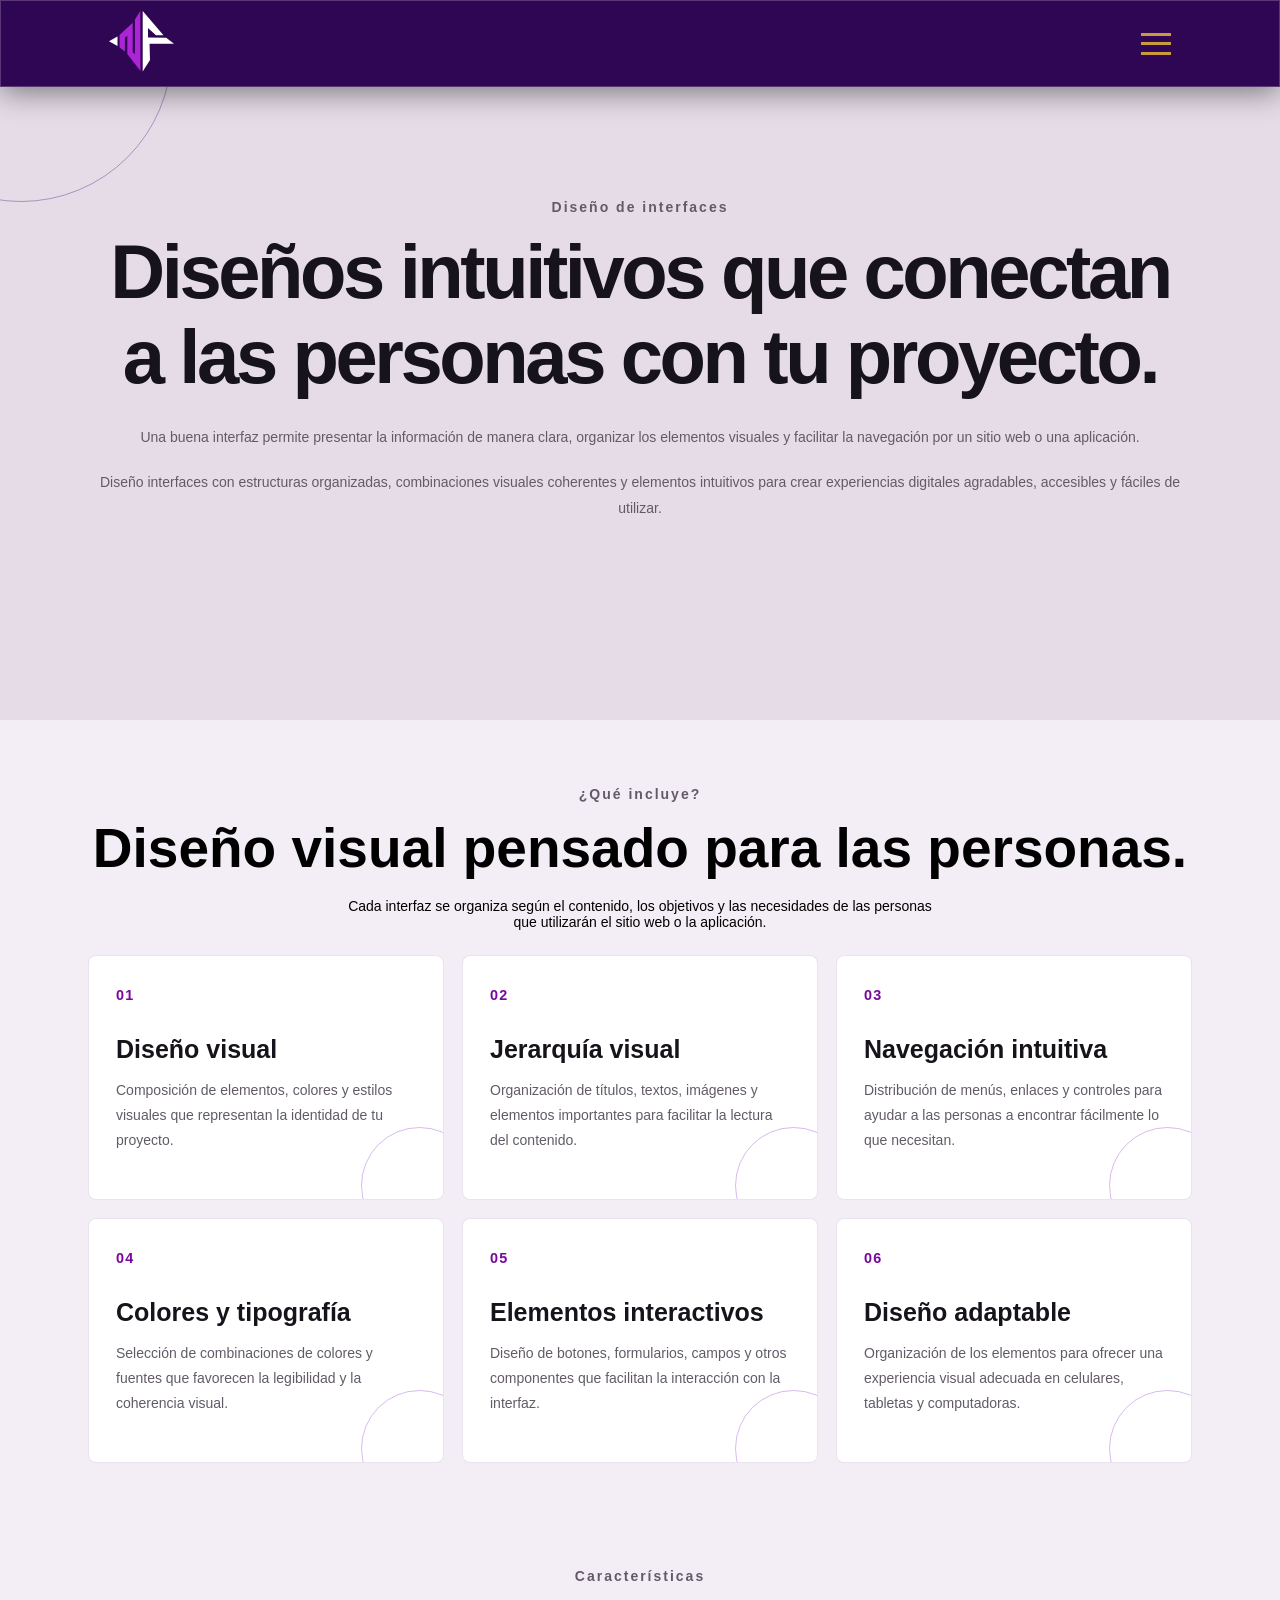
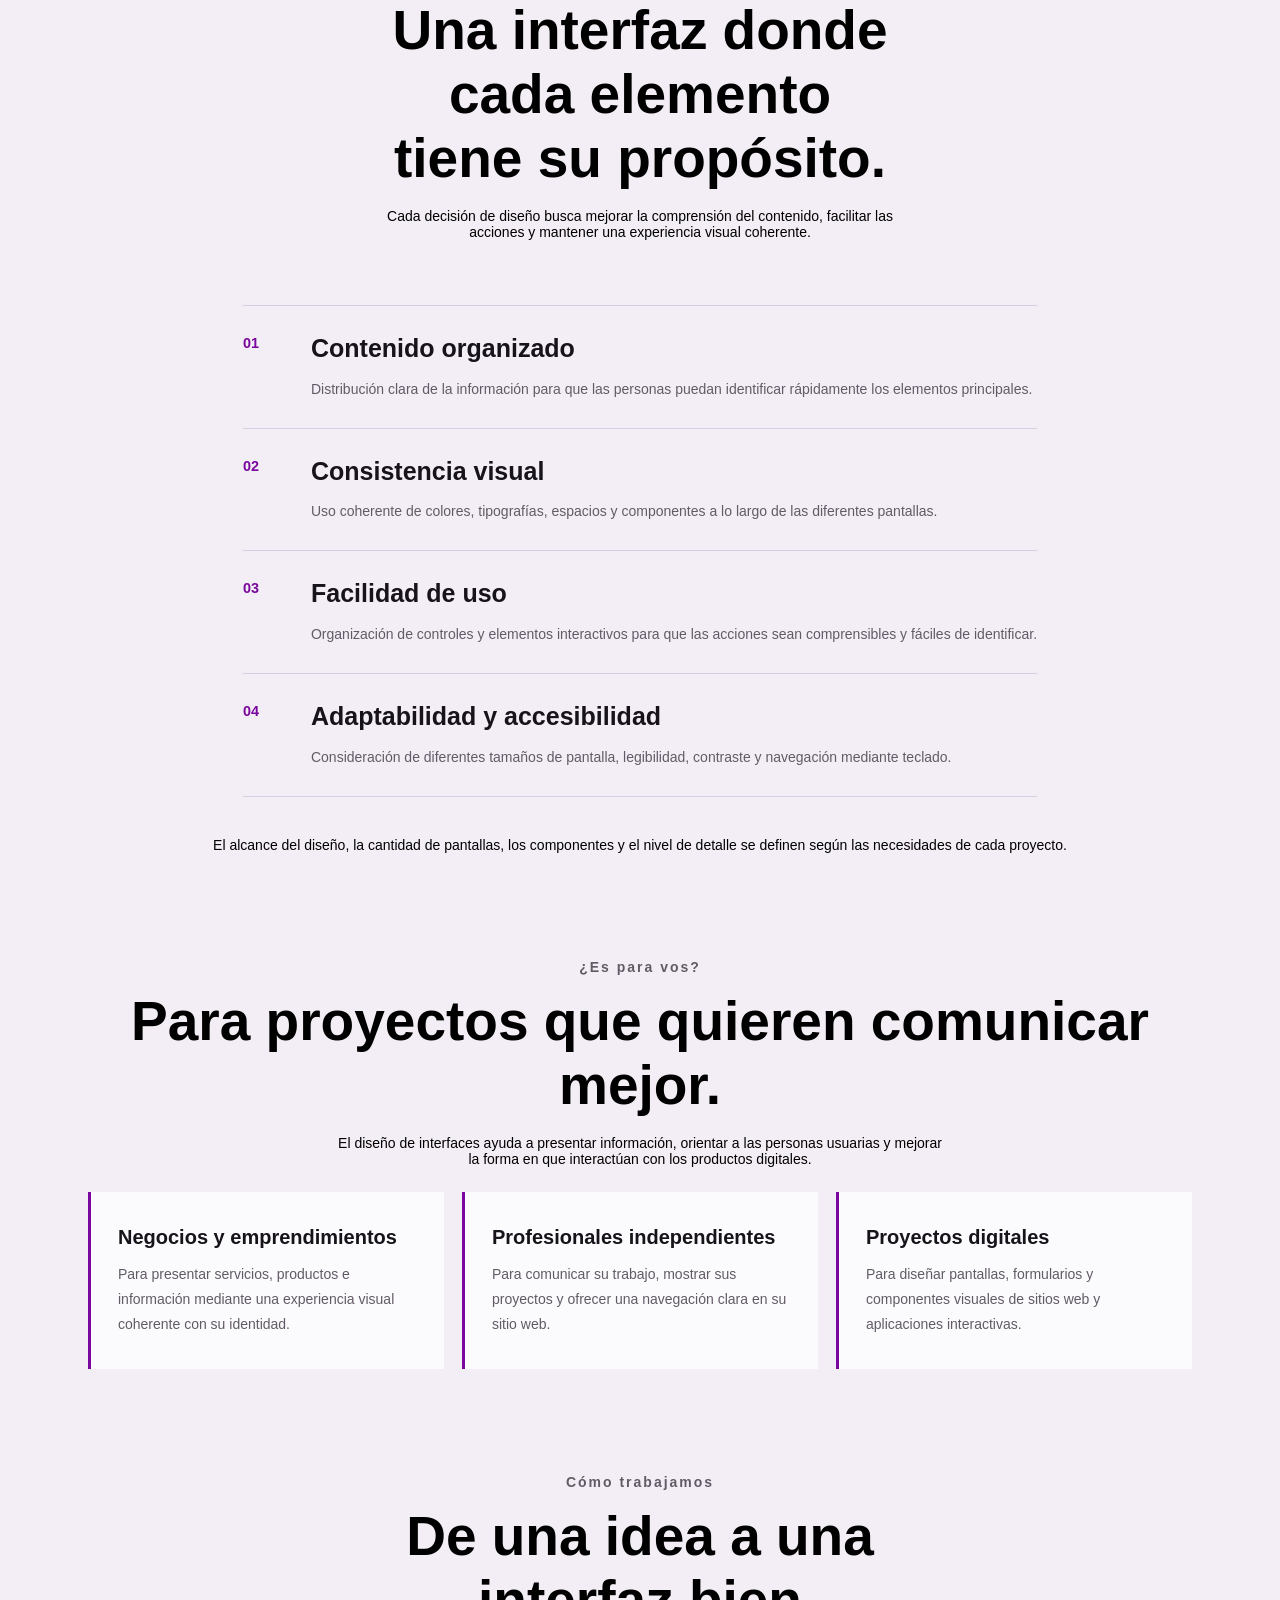
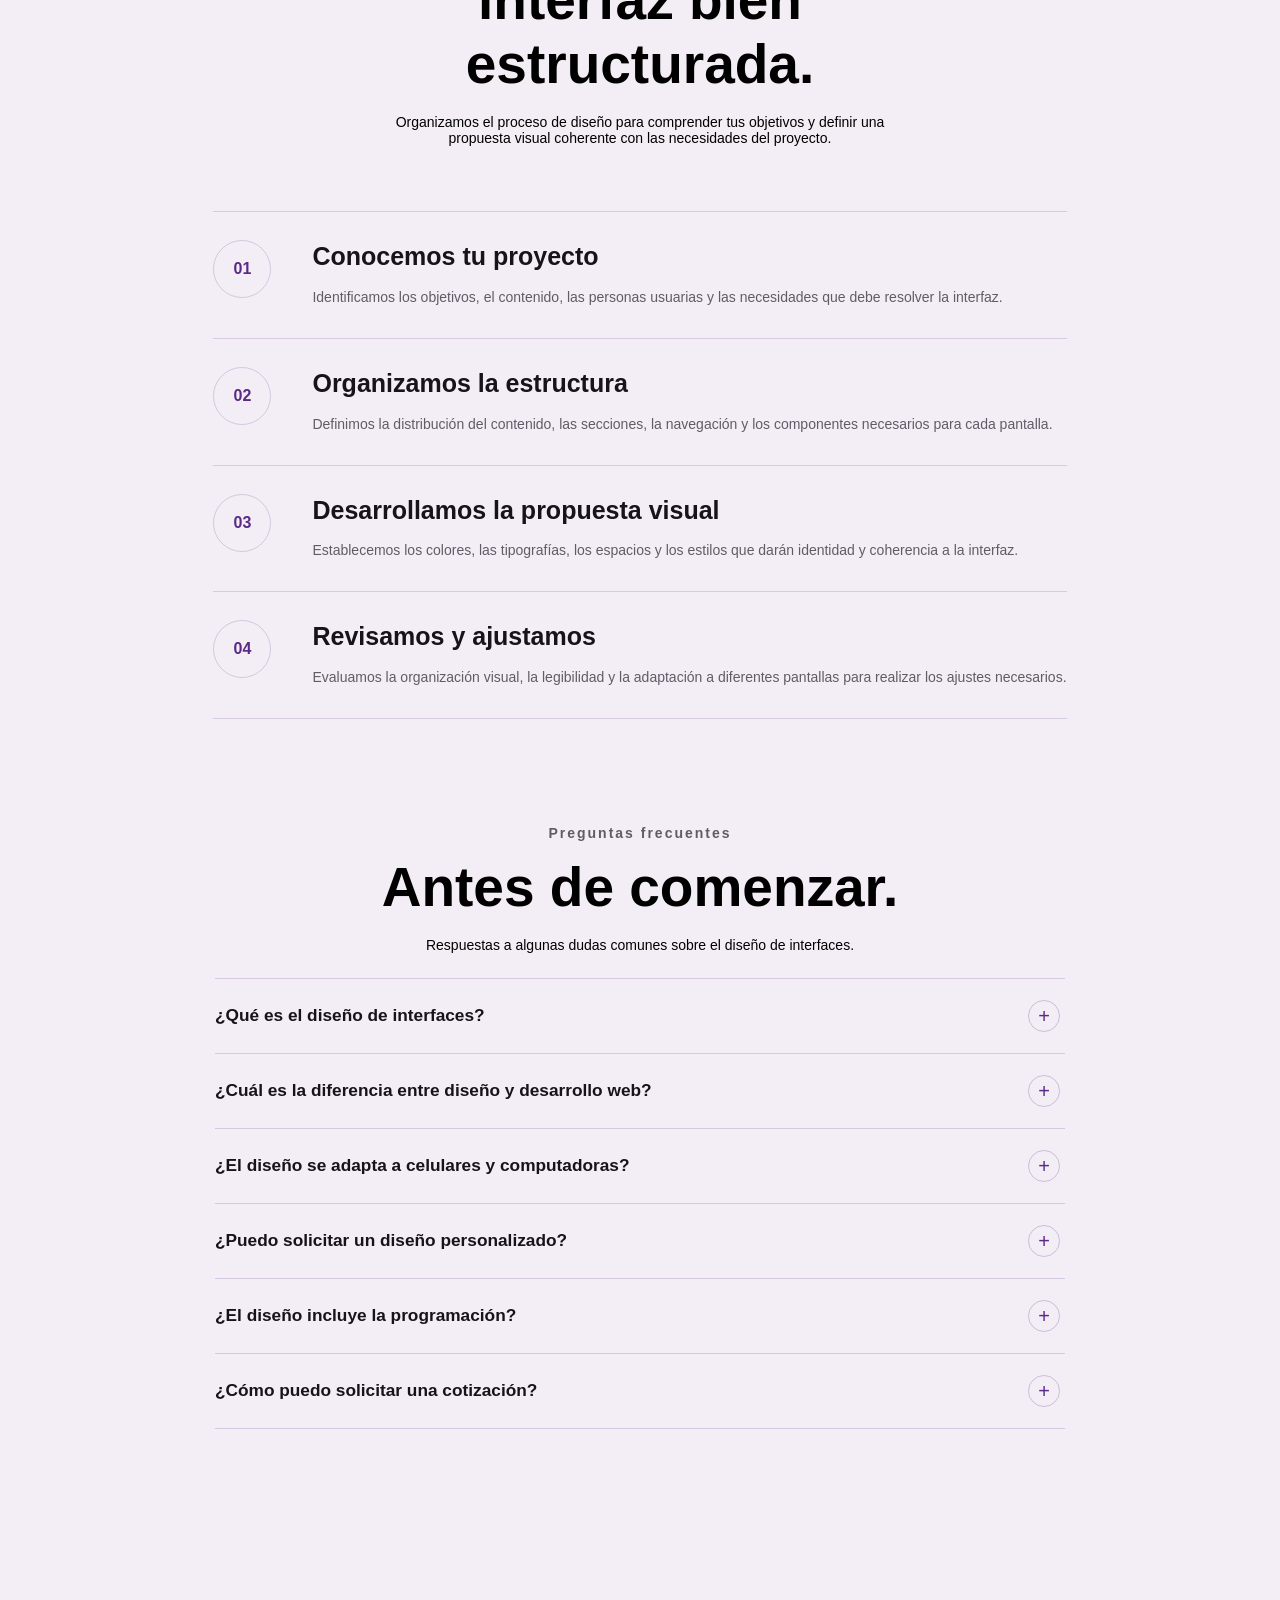
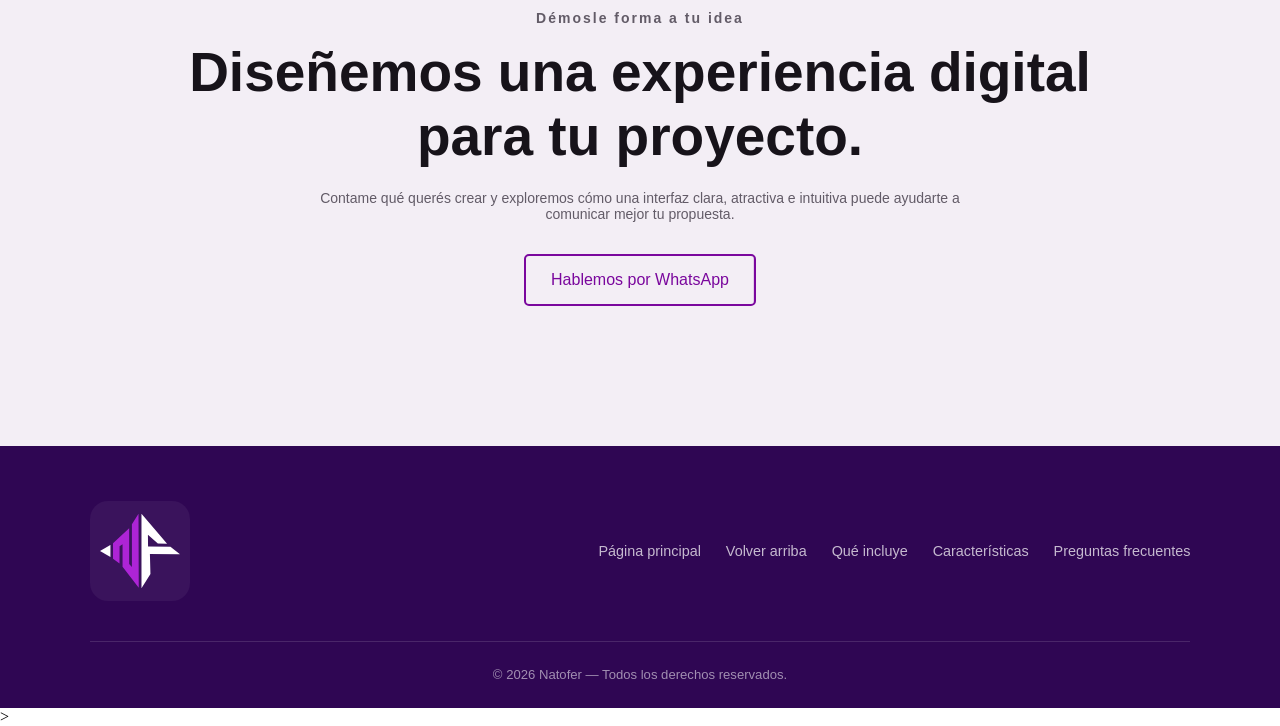
<file: interfaz.html>
<!DOCTYPE html>
<html lang="es">

<head>
    <meta charset="UTF-8">
    <meta name="viewport" content="width=device-width, initial-scale=1.0">

    <title>Diseño de interfaces | NATOFER</title>

    <link rel="stylesheet" href="CSS/style.css">
    <link rel="stylesheet" href="CSS/paquetes.css">
    <link rel="shortcut icon" href="IMG/logo.svg" type="image/x-icon">
</head>

<body>

    <!-- MENÚ DE NAVEGACIÓN -->
    <header class="menuNavegacion">
        <div class="container">
            <nav class="menuInfo">

                <a href="index.html" class="logo"
                    aria-label="NATOFER - Página principal">
                    <svg xmlns="http://www.w3.org/2000/svg"
                        viewBox="0 0 376.03 350">
                        <defs>
                            <style>
                                .cls-1 { fill: #fff; }
                                .cls-2 { fill: #ad24d6; }
                            </style>
                        </defs>
                        <g>
                            <polygon class="cls-2"
                                points="181.01 0 182.11 347.7 106.01 248.5 106.01 143 92.01 153 91.73 234.34 61.17 211.34 61.17 138.66 137.01 68 137.01 236.5 150.01 250 150.01 49.5 181.01 0" />
                            <polygon class="cls-1"
                                points="49.01 147 48.58 147.24 0 174.51 49.01 203 49.01 147" />
                            <polygon class="cls-1"
                                points="195.01 0 195.01 350 237.13 283.11 234.58 189.15 376.03 190.17 331.09 155.45 225.9 153.91 225.28 98.89 271.86 140.13 315.26 140.64 195.01 0" />
                        </g>
                    </svg>
                </a>

                <ul class="contendorNav" id="menu-principal">
                    <li><a href="#inicio" class="nav-link">Inicio</a></li>
                    <li><a href="#incluye" class="nav-link">Qué incluye</a></li>
                    <li><a href="#estructura" class="nav-link">Características</a></li>
                    <li><a href="#publico" class="nav-link">¿Para quién es?</a></li>
                    <li><a href="#proceso" class="nav-link">Proceso</a></li>
                    <li><a href="#preguntas" class="nav-link">Preguntas frecuentes</a></li>
                    <li>
                        <a href="index.html" class="boton">Volver al inicio</a>
                    </li>
                </ul>

                <button class="menu-toggle"
                    aria-label="Abrir menú"
                    aria-expanded="false"
                    aria-controls="menu-principal">
                    <span></span>
                    <span></span>
                    <span></span>
                </button>

            </nav>
        </div>
    </header>


    <main>

        <!-- PRESENTACIÓN -->
        <section class="bannerP" id="inicio">
            <article class="container">
                <div class="introduccion-contenido">

                    <span class="etiqueta">Diseño de interfaces</span>

                    <h1>Diseños intuitivos que conectan a las personas con tu proyecto.</h1>

                    <p>
                        Una buena interfaz permite presentar la información
                        de manera clara, organizar los elementos visuales
                        y facilitar la navegación por un sitio web o una
                        aplicación.
                    </p>

                    <p>
                        Diseño interfaces con estructuras organizadas,
                        combinaciones visuales coherentes y elementos
                        intuitivos para crear experiencias digitales
                        agradables, accesibles y fáciles de utilizar.
                    </p>

                </div>
            </article>
        </section>


        <!-- QUÉ INCLUYE -->
        <section id="incluye" class="incluye-paquete">
            <article class="container">

                <div class="seccion-encabezado">
                    <span class="etiqueta">¿Qué incluye?</span>

                    <h2>Diseño visual pensado para las personas.</h2>

                    <p>
                        Cada interfaz se organiza según el contenido,
                        los objetivos y las necesidades de las personas
                        que utilizarán el sitio web o la aplicación.
                    </p>
                </div>

                <div class="incluye-grid">

                    <article class="incluye-card">
                        <span class="card-numero">01</span>
                        <h3>Diseño visual</h3>
                        <p>
                            Composición de elementos, colores y estilos
                            visuales que representan la identidad de
                            tu proyecto.
                        </p>
                    </article>

                    <article class="incluye-card">
                        <span class="card-numero">02</span>
                        <h3>Jerarquía visual</h3>
                        <p>
                            Organización de títulos, textos, imágenes
                            y elementos importantes para facilitar
                            la lectura del contenido.
                        </p>
                    </article>

                    <article class="incluye-card">
                        <span class="card-numero">03</span>
                        <h3>Navegación intuitiva</h3>
                        <p>
                            Distribución de menús, enlaces y controles
                            para ayudar a las personas a encontrar
                            fácilmente lo que necesitan.
                        </p>
                    </article>

                    <article class="incluye-card">
                        <span class="card-numero">04</span>
                        <h3>Colores y tipografía</h3>
                        <p>
                            Selección de combinaciones de colores
                            y fuentes que favorecen la legibilidad
                            y la coherencia visual.
                        </p>
                    </article>

                    <article class="incluye-card">
                        <span class="card-numero">05</span>
                        <h3>Elementos interactivos</h3>
                        <p>
                            Diseño de botones, formularios, campos
                            y otros componentes que facilitan
                            la interacción con la interfaz.
                        </p>
                    </article>

                    <article class="incluye-card">
                        <span class="card-numero">06</span>
                        <h3>Diseño adaptable</h3>
                        <p>
                            Organización de los elementos para
                            ofrecer una experiencia visual adecuada
                            en celulares, tabletas y computadoras.
                        </p>
                    </article>

                </div>
            </article>
        </section>


        <!-- CARACTERÍSTICAS -->
        <section class="estructura-paquete" id="estructura">
            <article class="container">

                <div class="seccion-encabezado">
                    <span class="etiqueta">Características</span>

                    <h2>Una interfaz donde cada elemento tiene su propósito.</h2>

                    <p>
                        Cada decisión de diseño busca mejorar la comprensión
                        del contenido, facilitar las acciones y mantener
                        una experiencia visual coherente.
                    </p>
                </div>

                <div class="estructura-lista">

                    <article class="estructura-item">
                        <span>01</span>
                        <div>
                            <h3>Contenido organizado</h3>
                            <p>
                                Distribución clara de la información
                                para que las personas puedan identificar
                                rápidamente los elementos principales.
                            </p>
                        </div>
                    </article>

                    <article class="estructura-item">
                        <span>02</span>
                        <div>
                            <h3>Consistencia visual</h3>
                            <p>
                                Uso coherente de colores, tipografías,
                                espacios y componentes a lo largo
                                de las diferentes pantallas.
                            </p>
                        </div>
                    </article>

                    <article class="estructura-item">
                        <span>03</span>
                        <div>
                            <h3>Facilidad de uso</h3>
                            <p>
                                Organización de controles y elementos
                                interactivos para que las acciones
                                sean comprensibles y fáciles de identificar.
                            </p>
                        </div>
                    </article>

                    <article class="estructura-item">
                        <span>04</span>
                        <div>
                            <h3>Adaptabilidad y accesibilidad</h3>
                            <p>
                                Consideración de diferentes tamaños
                                de pantalla, legibilidad, contraste
                                y navegación mediante teclado.
                            </p>
                        </div>
                    </article>

                </div>

                <p class="nota-paquete">
                    El alcance del diseño, la cantidad de pantallas,
                    los componentes y el nivel de detalle se definen
                    según las necesidades de cada proyecto.
                </p>

            </article>
        </section>


        <!-- PARA QUIÉN ES -->
        <section class="publico-paquete" id="publico">
            <article class="container">

                <div class="seccion-encabezado">
                    <span class="etiqueta">¿Es para vos?</span>

                    <h2>Para proyectos que quieren comunicar mejor.</h2>

                    <p>
                        El diseño de interfaces ayuda a presentar
                        información, orientar a las personas usuarias
                        y mejorar la forma en que interactúan con
                        los productos digitales.
                    </p>
                </div>

                <div class="publico-grid">

                    <article class="publico-card">
                        <h3>Negocios y emprendimientos</h3>
                        <p>
                            Para presentar servicios, productos
                            e información mediante una experiencia
                            visual coherente con su identidad.
                        </p>
                    </article>

                    <article class="publico-card">
                        <h3>Profesionales independientes</h3>
                        <p>
                            Para comunicar su trabajo, mostrar
                            sus proyectos y ofrecer una navegación
                            clara en su sitio web.
                        </p>
                    </article>

                    <article class="publico-card">
                        <h3>Proyectos digitales</h3>
                        <p>
                            Para diseñar pantallas, formularios
                            y componentes visuales de sitios web
                            y aplicaciones interactivas.
                        </p>
                    </article>

                </div>
            </article>
        </section>


        <!-- PROCESO DE TRABAJO -->
        <section class="proceso-paquete" id="proceso">
            <article class="container">

                <div class="seccion-encabezado">
                    <span class="etiqueta">Cómo trabajamos</span>

                    <h2>De una idea a una interfaz bien estructurada.</h2>

                    <p>
                        Organizamos el proceso de diseño para comprender
                        tus objetivos y definir una propuesta visual
                        coherente con las necesidades del proyecto.
                    </p>
                </div>

                <div class="proceso-lista">

                    <article class="proceso-item">
                        <span class="proceso-numero">01</span>
                        <div>
                            <h3>Conocemos tu proyecto</h3>
                            <p>
                                Identificamos los objetivos, el contenido,
                                las personas usuarias y las necesidades
                                que debe resolver la interfaz.
                            </p>
                        </div>
                    </article>

                    <article class="proceso-item">
                        <span class="proceso-numero">02</span>
                        <div>
                            <h3>Organizamos la estructura</h3>
                            <p>
                                Definimos la distribución del contenido,
                                las secciones, la navegación y los
                                componentes necesarios para cada pantalla.
                            </p>
                        </div>
                    </article>

                    <article class="proceso-item">
                        <span class="proceso-numero">03</span>
                        <div>
                            <h3>Desarrollamos la propuesta visual</h3>
                            <p>
                                Establecemos los colores, las tipografías,
                                los espacios y los estilos que darán
                                identidad y coherencia a la interfaz.
                            </p>
                        </div>
                    </article>

                    <article class="proceso-item">
                        <span class="proceso-numero">04</span>
                        <div>
                            <h3>Revisamos y ajustamos</h3>
                            <p>
                                Evaluamos la organización visual,
                                la legibilidad y la adaptación a
                                diferentes pantallas para realizar
                                los ajustes necesarios.
                            </p>
                        </div>
                    </article>

                </div>
            </article>
        </section>


        <!-- PREGUNTAS FRECUENTES -->
        <section class="faq-paquete" id="preguntas">
            <article class="container">

                <div class="seccion-encabezado">
                    <span class="etiqueta">Preguntas frecuentes</span>

                    <h2>Antes de comenzar.</h2>

                    <p>
                        Respuestas a algunas dudas comunes sobre
                        el diseño de interfaces.
                    </p>
                </div>

                <div class="faq-lista">

                    <details class="faq-item">
                        <summary>
                            ¿Qué es el diseño de interfaces?
                        </summary>
                        <p>
                            Es el proceso de organizar y diseñar los
                            elementos visuales e interactivos de un
                            sitio web o una aplicación para facilitar
                            su comprensión y utilización.
                        </p>
                    </details>

                    <details class="faq-item">
                        <summary>
                            ¿Cuál es la diferencia entre diseño y desarrollo web?
                        </summary>
                        <p>
                            El diseño se centra en la estructura visual,
                            la presentación del contenido y la experiencia
                            de interacción. El desarrollo se encarga de
                            implementar el sitio o la aplicación mediante
                            código para que funcione según lo definido.
                        </p>
                    </details>

                    <details class="faq-item">
                        <summary>
                            ¿El diseño se adapta a celulares y computadoras?
                        </summary>
                        <p>
                            Sí, se pueden definir distribuciones y
                            componentes adaptables para que la interfaz
                            se visualice adecuadamente en diferentes
                            tamaños de pantalla.
                        </p>
                    </details>

                    <details class="faq-item">
                        <summary>
                            ¿Puedo solicitar un diseño personalizado?
                        </summary>
                        <p>
                            Sí, la propuesta visual puede adaptarse
                            a la identidad, las preferencias y los
                            objetivos de tu proyecto, incluyendo
                            colores, tipografías y estilos propios.
                        </p>
                    </details>

                    <details class="faq-item">
                        <summary>
                            ¿El diseño incluye la programación?
                        </summary>
                        <p>
                            El diseño de interfaces se centra en la
                            propuesta visual y la organización de los
                            componentes. La implementación mediante
                            código puede definirse según el alcance
                            y las necesidades del proyecto.
                        </p>
                    </details>

                    <details class="faq-item">
                        <summary>
                            ¿Cómo puedo solicitar una cotización?
                        </summary>
                        <p>
                            Podés contactarme para contarme tu idea,
                            explicar qué tipo de interfaz necesitás
                            y compartir las características visuales
                            o funcionales que te gustaría incluir.
                        </p>
                    </details>

                </div>
            </article>
        </section>


        <!-- LLAMADA A LA ACCIÓN -->
        <section class="cta-paquete">
            <article class="container">

                <span class="etiqueta">Démosle forma a tu idea</span>

                <h2>Diseñemos una experiencia digital para tu proyecto.</h2>

                <p>
                    Contame qué querés crear y exploremos cómo una
                    interfaz clara, atractiva e intuitiva puede
                    ayudarte a comunicar mejor tu propuesta.
                </p>

                <a href="https://wa.me/50688218037?text=Hola%2C%20NATOFER.%20Me%20interesa%20el%20dise%C3%B1o%20de%20interfaces."
                    class="boton"
                    target="_blank"
                    rel="noopener noreferrer">
                    Hablemos por WhatsApp
                </a>

            </article>
        </section>

    </main>


    <!-- FOOTER -->
    <footer class="footer">
        <div class="footer-container">

            <a href="index.html" class="footer-logo"
                aria-label="NATOFER - Página principal">
                <svg xmlns="http://www.w3.org/2000/svg"
                    viewBox="0 0 376.03 350">
                    <defs>
                        <style>
                            .cls-1 { fill: #fff; }
                            .cls-2 { fill: #ad24d6; }
                        </style>
                    </defs>
                    <g>
                        <polygon class="cls-2"
                            points="181.01 0 182.11 347.7 106.01 248.5 106.01 143 92.01 153 91.73 234.34 61.17 211.34 61.17 138.66 137.01 68 137.01 236.5 150.01 250 150.01 49.5 181.01 0" />
                        <polygon class="cls-1"
                            points="49.01 147 48.58 147.24 0 174.51 49.01 203 49.01 147" />
                        <polygon class="cls-1"
                            points="195.01 0 195.01 350 237.13 283.11 234.58 189.15 376.03 190.17 331.09 155.45 225.9 153.91 225.28 98.89 271.86 140.13 315.26 140.64 195.01 0" />
                    </g>
                </svg>
            </a>

            <ul class="footer-menu">
                <li><a href="index.html">Página principal</a></li>
                <li><a href="#inicio">Volver arriba</a></li>
                <li><a href="#incluye">Qué incluye</a></li>
                <li><a href="#estructura">Características</a></li>
                <li><a href="#preguntas">Preguntas frecuentes</a></li>
            </ul>

        </div>

        <div class="footer-copy">
            © 2026 Natofer — Todos los derechos reservados.
        </div>
    </footer>
<script src="js/menu.js"></script>>
</body>
</html>
</file>
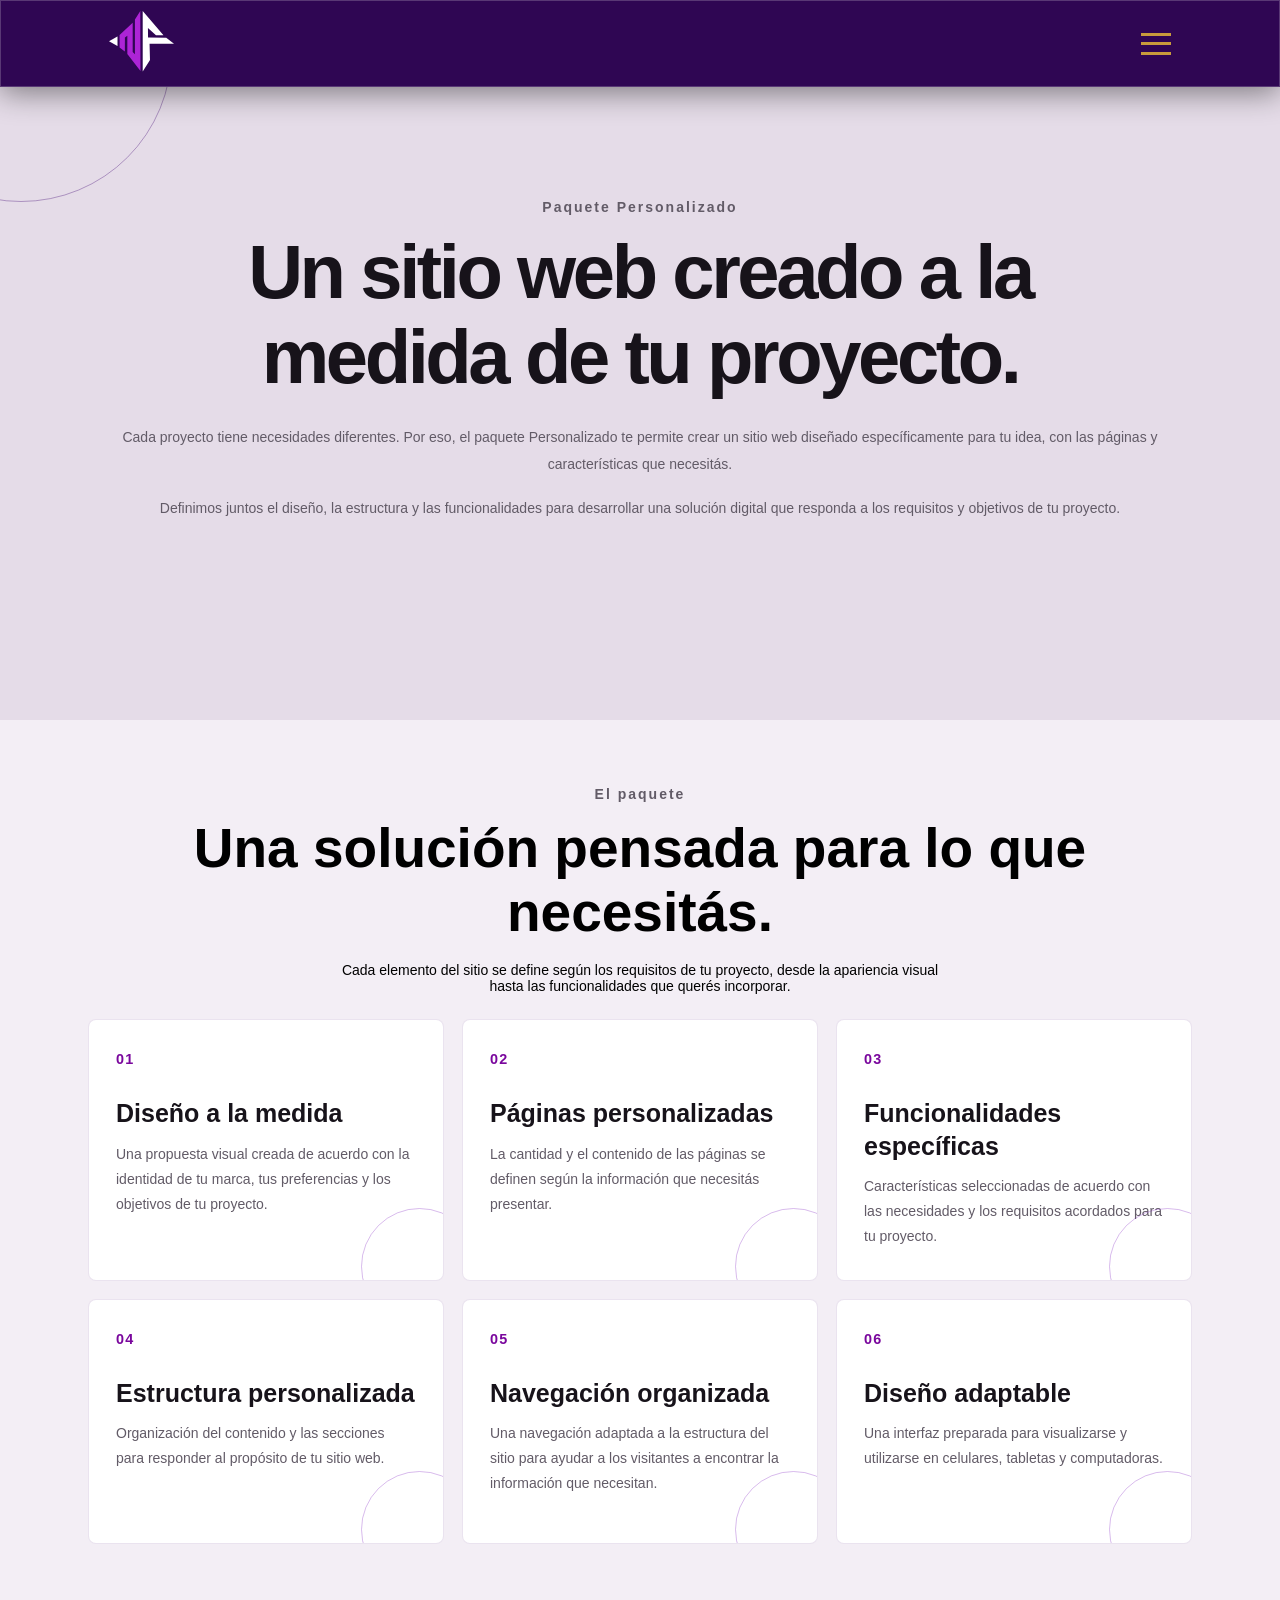
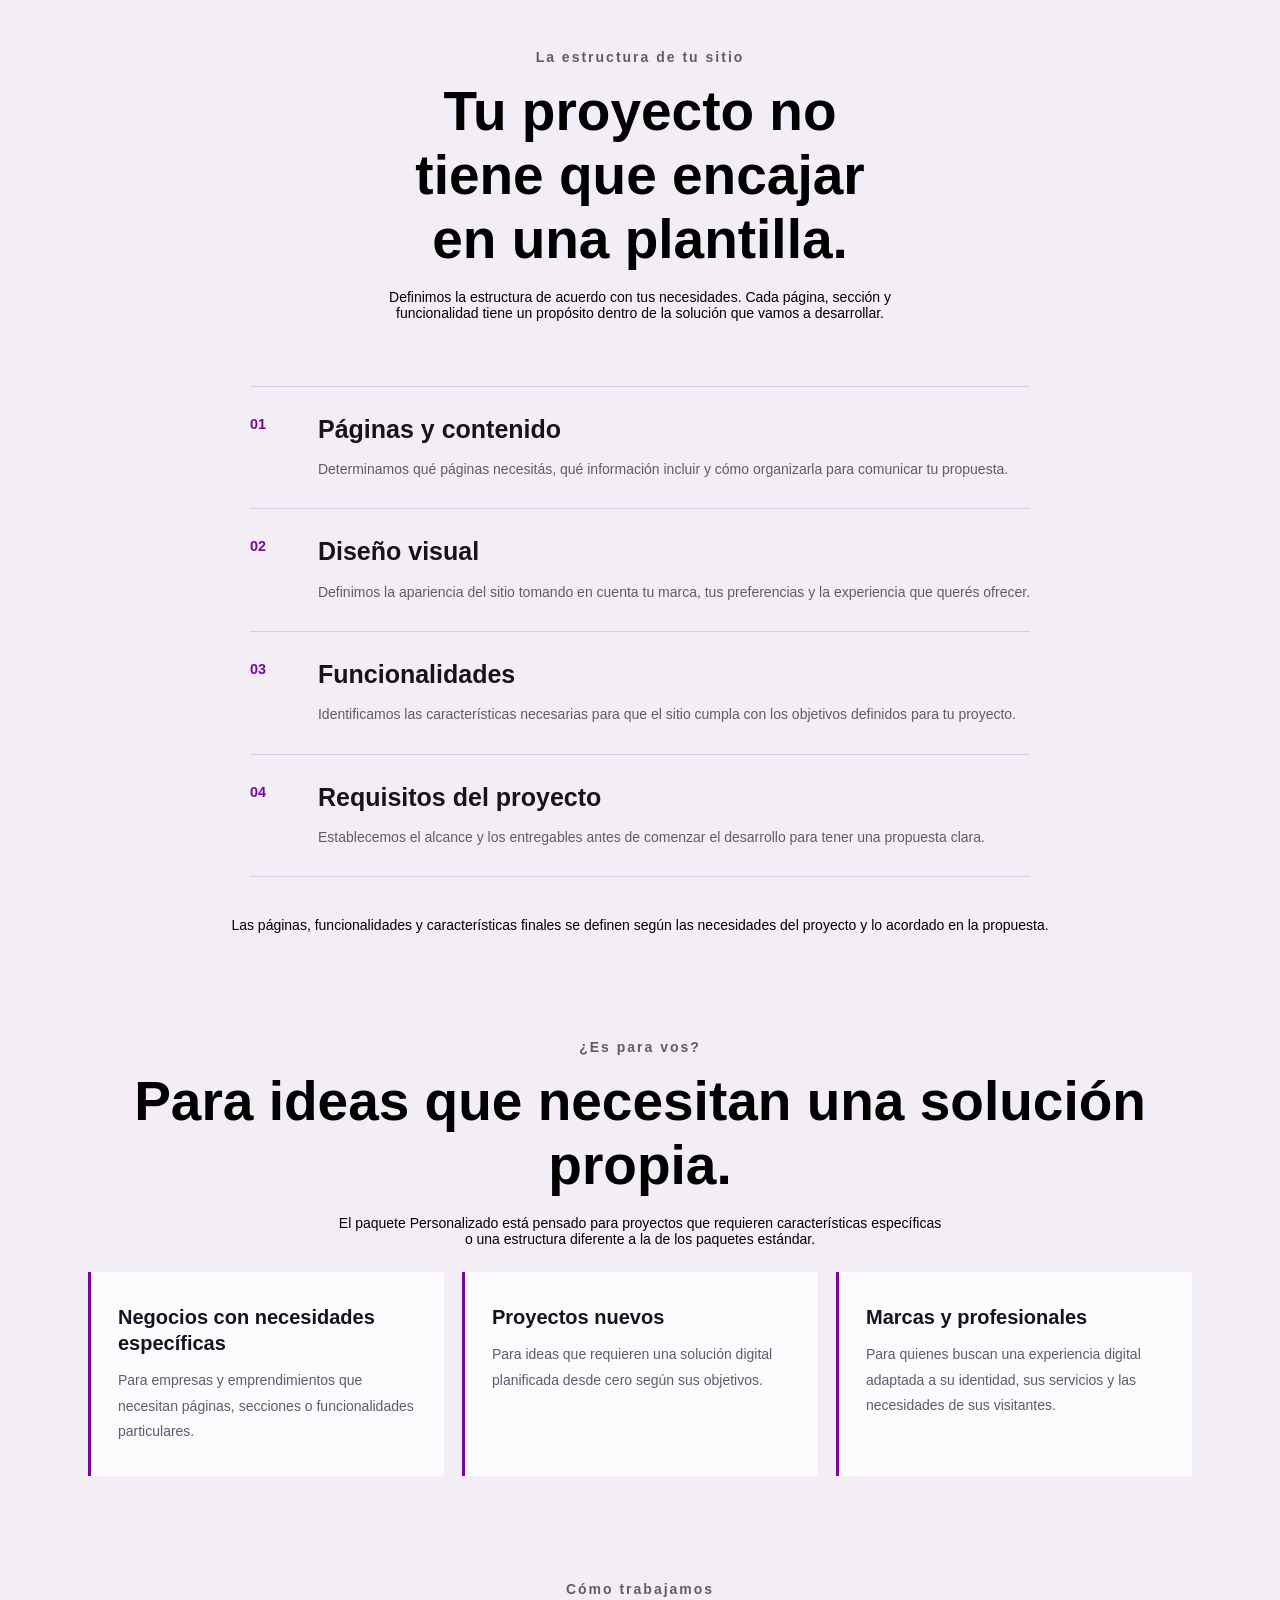
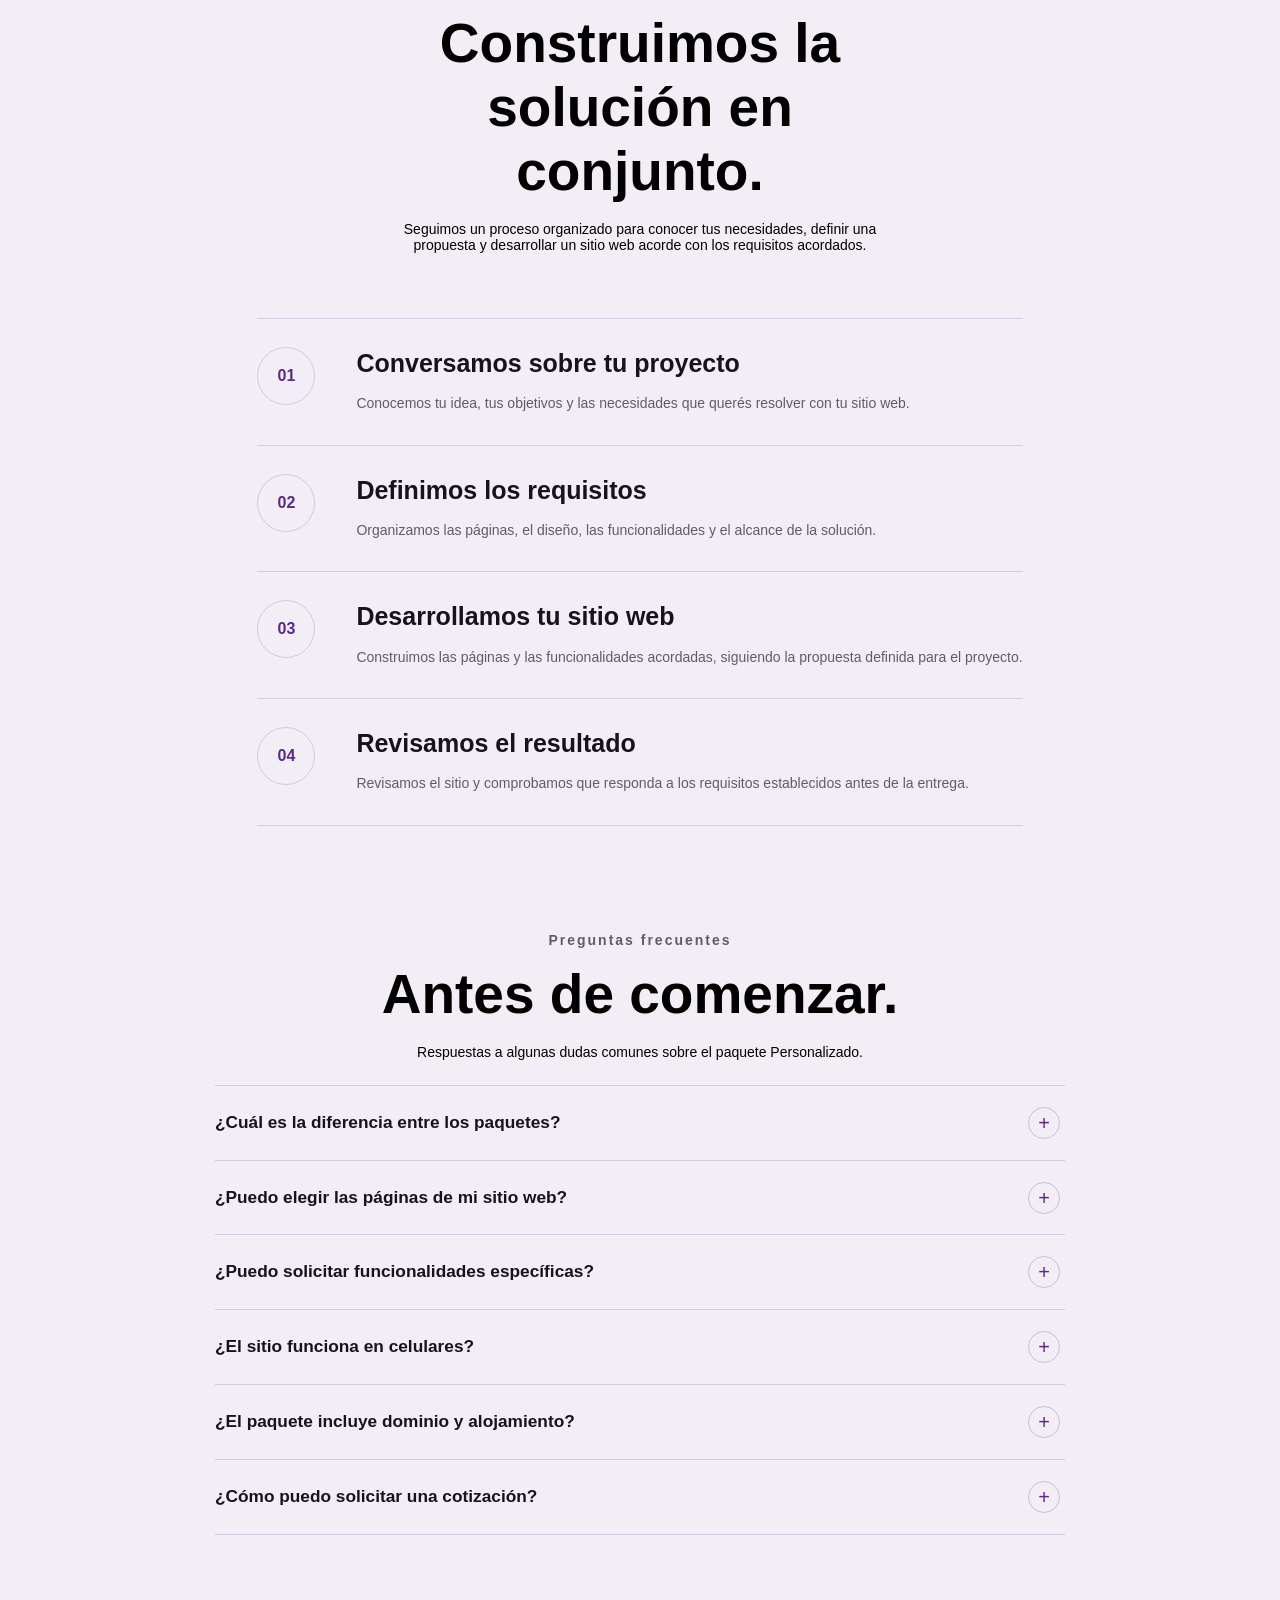
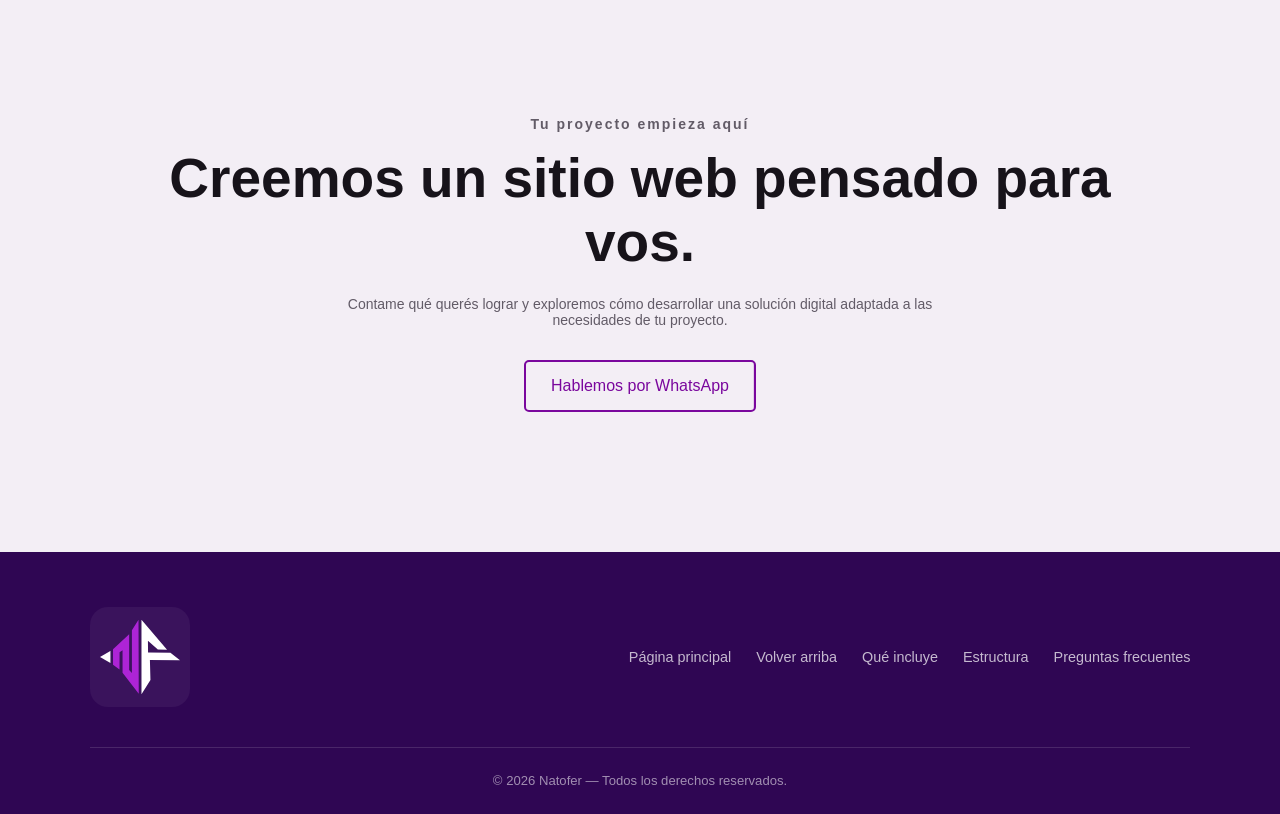
<file: personalizado.html>
<!DOCTYPE html>
<html lang="es">

<head>
    <meta charset="UTF-8">
    <meta name="viewport" content="width=device-width, initial-scale=1.0">

    <title>Paquete Personalizado | NATOFER</title>

    <link rel="stylesheet" href="CSS/style.css">
    <link rel="stylesheet" href="CSS/paquetes.css">
    <link rel="shortcut icon" href="IMG/logo.svg" type="image/x-icon">
</head>

<body>

    <!-- MENÚ DE NAVEGACIÓN -->
    <header class="menuNavegacion">
        <div class="container">
            <nav class="menuInfo">

                <a href="index.html" class="logo" aria-label="NATOFER - Página principal">
                    <svg xmlns="http://www.w3.org/2000/svg" viewBox="0 0 376.03 350">
                        <defs>
                            <style>
                                .cls-1 { fill: #fff; }
                                .cls-2 { fill: #ad24d6; }
                            </style>
                        </defs>
                        <g>
                            <polygon class="cls-2"
                                points="181.01 0 182.11 347.7 106.01 248.5 106.01 143 92.01 153 91.73 234.34 61.17 211.34 61.17 138.66 137.01 68 137.01 236.5 150.01 250 150.01 49.5 181.01 0" />
                            <polygon class="cls-1"
                                points="49.01 147 48.58 147.24 0 174.51 49.01 203 49.01 147" />
                            <polygon class="cls-1"
                                points="195.01 0 195.01 350 237.13 283.11 234.58 189.15 376.03 190.17 331.09 155.45 225.9 153.91 225.28 98.89 271.86 140.13 315.26 140.64 195.01 0" />
                        </g>
                    </svg>
                </a>

                <ul class="contendorNav" id="menu-principal">
                    <li><a href="#inicio" class="nav-link">Inicio</a></li>
                    <li><a href="#incluye" class="nav-link">Qué incluye</a></li>
                    <li><a href="#estructura" class="nav-link">Estructura</a></li>
                    <li><a href="#publico" class="nav-link">¿Para quién es?</a></li>
                    <li><a href="#proceso" class="nav-link">Proceso</a></li>
                    <li><a href="#preguntas" class="nav-link">Preguntas frecuentes</a></li>
                    <li>
                        <a href="index.html" class="boton">Volver al inicio</a>
                    </li>
                </ul>

                <button class="menu-toggle"
                    aria-label="Abrir menú"
                    aria-expanded="false"
                    aria-controls="menu-principal">
                    <span></span>
                    <span></span>
                    <span></span>
                </button>

            </nav>
        </div>
    </header>


    <main>

        <!-- PRESENTACIÓN -->
        <section class="bannerP" id="inicio">
            <article class="container">
                <div class="introduccion-contenido">

                    <span class="etiqueta">Paquete Personalizado</span>

                    <h1>Un sitio web creado a la medida de tu proyecto.</h1>

                    <p>
                        Cada proyecto tiene necesidades diferentes. Por eso,
                        el paquete Personalizado te permite crear un sitio web
                        diseñado específicamente para tu idea, con las páginas
                        y características que necesitás.
                    </p>

                    <p>
                        Definimos juntos el diseño, la estructura y las
                        funcionalidades para desarrollar una solución digital
                        que responda a los requisitos y objetivos de tu proyecto.
                    </p>

                </div>
            </article>
        </section>


        <!-- QUÉ INCLUYE -->
        <section id="incluye" class="incluye-paquete">
            <article class="container">

                <div class="seccion-encabezado">
                    <span class="etiqueta">El paquete</span>

                    <h2>Una solución pensada para lo que necesitás.</h2>

                    <p>
                        Cada elemento del sitio se define según los requisitos
                        de tu proyecto, desde la apariencia visual hasta las
                        funcionalidades que querés incorporar.
                    </p>
                </div>

                <div class="incluye-grid">

                    <article class="incluye-card">
                        <span class="card-numero">01</span>
                        <h3>Diseño a la medida</h3>
                        <p>
                            Una propuesta visual creada de acuerdo con la
                            identidad de tu marca, tus preferencias y los
                            objetivos de tu proyecto.
                        </p>
                    </article>

                    <article class="incluye-card">
                        <span class="card-numero">02</span>
                        <h3>Páginas personalizadas</h3>
                        <p>
                            La cantidad y el contenido de las páginas se
                            definen según la información que necesitás
                            presentar.
                        </p>
                    </article>

                    <article class="incluye-card">
                        <span class="card-numero">03</span>
                        <h3>Funcionalidades específicas</h3>
                        <p>
                            Características seleccionadas de acuerdo con
                            las necesidades y los requisitos acordados
                            para tu proyecto.
                        </p>
                    </article>

                    <article class="incluye-card">
                        <span class="card-numero">04</span>
                        <h3>Estructura personalizada</h3>
                        <p>
                            Organización del contenido y las secciones
                            para responder al propósito de tu sitio web.
                        </p>
                    </article>

                    <article class="incluye-card">
                        <span class="card-numero">05</span>
                        <h3>Navegación organizada</h3>
                        <p>
                            Una navegación adaptada a la estructura del
                            sitio para ayudar a los visitantes a encontrar
                            la información que necesitan.
                        </p>
                    </article>

                    <article class="incluye-card">
                        <span class="card-numero">06</span>
                        <h3>Diseño adaptable</h3>
                        <p>
                            Una interfaz preparada para visualizarse y
                            utilizarse en celulares, tabletas y computadoras.
                        </p>
                    </article>

                </div>
            </article>
        </section>


        <!-- ESTRUCTURA DEL SITIO -->
        <section class="estructura-paquete" id="estructura">
            <article class="container">

                <div class="seccion-encabezado">
                    <span class="etiqueta">La estructura de tu sitio</span>

                    <h2>Tu proyecto no tiene que encajar en una plantilla.</h2>

                    <p>
                        Definimos la estructura de acuerdo con tus necesidades.
                        Cada página, sección y funcionalidad tiene un propósito
                        dentro de la solución que vamos a desarrollar.
                    </p>
                </div>

                <div class="estructura-lista">

                    <article class="estructura-item">
                        <span>01</span>
                        <div>
                            <h3>Páginas y contenido</h3>
                            <p>
                                Determinamos qué páginas necesitás, qué
                                información incluir y cómo organizarla
                                para comunicar tu propuesta.
                            </p>
                        </div>
                    </article>

                    <article class="estructura-item">
                        <span>02</span>
                        <div>
                            <h3>Diseño visual</h3>
                            <p>
                                Definimos la apariencia del sitio tomando
                                en cuenta tu marca, tus preferencias y la
                                experiencia que querés ofrecer.
                            </p>
                        </div>
                    </article>

                    <article class="estructura-item">
                        <span>03</span>
                        <div>
                            <h3>Funcionalidades</h3>
                            <p>
                                Identificamos las características necesarias
                                para que el sitio cumpla con los objetivos
                                definidos para tu proyecto.
                            </p>
                        </div>
                    </article>

                    <article class="estructura-item">
                        <span>04</span>
                        <div>
                            <h3>Requisitos del proyecto</h3>
                            <p>
                                Establecemos el alcance y los entregables
                                antes de comenzar el desarrollo para tener
                                una propuesta clara.
                            </p>
                        </div>
                    </article>

                </div>

                <p class="nota-paquete">
                    Las páginas, funcionalidades y características finales
                    se definen según las necesidades del proyecto y lo
                    acordado en la propuesta.
                </p>

            </article>
        </section>


        <!-- PARA QUIÉN ES -->
        <section class="publico-paquete" id="publico">
            <article class="container">

                <div class="seccion-encabezado">
                    <span class="etiqueta">¿Es para vos?</span>

                    <h2>Para ideas que necesitan una solución propia.</h2>

                    <p>
                        El paquete Personalizado está pensado para proyectos
                        que requieren características específicas o una
                        estructura diferente a la de los paquetes estándar.
                    </p>
                </div>

                <div class="publico-grid">

                    <article class="publico-card">
                        <h3>Negocios con necesidades específicas</h3>
                        <p>
                            Para empresas y emprendimientos que necesitan
                            páginas, secciones o funcionalidades particulares.
                        </p>
                    </article>

                    <article class="publico-card">
                        <h3>Proyectos nuevos</h3>
                        <p>
                            Para ideas que requieren una solución digital
                            planificada desde cero según sus objetivos.
                        </p>
                    </article>

                    <article class="publico-card">
                        <h3>Marcas y profesionales</h3>
                        <p>
                            Para quienes buscan una experiencia digital
                            adaptada a su identidad, sus servicios y
                            las necesidades de sus visitantes.
                        </p>
                    </article>

                </div>
            </article>
        </section>


        <!-- PROCESO DE TRABAJO -->
        <section class="proceso-paquete" id="proceso">
            <article class="container">

                <div class="seccion-encabezado">
                    <span class="etiqueta">Cómo trabajamos</span>

                    <h2>Construimos la solución en conjunto.</h2>

                    <p>
                        Seguimos un proceso organizado para conocer tus
                        necesidades, definir una propuesta y desarrollar
                        un sitio web acorde con los requisitos acordados.
                    </p>
                </div>

                <div class="proceso-lista">

                    <article class="proceso-item">
                        <span class="proceso-numero">01</span>
                        <div>
                            <h3>Conversamos sobre tu proyecto</h3>
                            <p>
                                Conocemos tu idea, tus objetivos y las
                                necesidades que querés resolver con
                                tu sitio web.
                            </p>
                        </div>
                    </article>

                    <article class="proceso-item">
                        <span class="proceso-numero">02</span>
                        <div>
                            <h3>Definimos los requisitos</h3>
                            <p>
                                Organizamos las páginas, el diseño,
                                las funcionalidades y el alcance
                                de la solución.
                            </p>
                        </div>
                    </article>

                    <article class="proceso-item">
                        <span class="proceso-numero">03</span>
                        <div>
                            <h3>Desarrollamos tu sitio web</h3>
                            <p>
                                Construimos las páginas y las
                                funcionalidades acordadas, siguiendo
                                la propuesta definida para el proyecto.
                            </p>
                        </div>
                    </article>

                    <article class="proceso-item">
                        <span class="proceso-numero">04</span>
                        <div>
                            <h3>Revisamos el resultado</h3>
                            <p>
                                Revisamos el sitio y comprobamos que
                                responda a los requisitos establecidos
                                antes de la entrega.
                            </p>
                        </div>
                    </article>

                </div>
            </article>
        </section>


        <!-- PREGUNTAS FRECUENTES -->
        <section class="faq-paquete" id="preguntas">
            <article class="container">

                <div class="seccion-encabezado">
                    <span class="etiqueta">Preguntas frecuentes</span>

                    <h2>Antes de comenzar.</h2>

                    <p>
                        Respuestas a algunas dudas comunes sobre el
                        paquete Personalizado.
                    </p>
                </div>

                <div class="faq-lista">

                    <details class="faq-item">
                        <summary>
                            ¿Cuál es la diferencia entre los paquetes?
                        </summary>
                        <p>
                            Esencial está pensado para una presencia digital
                            sencilla en una sola página. Profesional organiza
                            el contenido en varias páginas independientes.
                            Personalizado se define según los requisitos
                            específicos de tu proyecto.
                        </p>
                    </details>

                    <details class="faq-item">
                        <summary>
                            ¿Puedo elegir las páginas de mi sitio web?
                        </summary>
                        <p>
                            Sí. La cantidad y el contenido de las páginas
                            se definen según tus necesidades y el alcance
                            acordado para el proyecto.
                        </p>
                    </details>

                    <details class="faq-item">
                        <summary>
                            ¿Puedo solicitar funcionalidades específicas?
                        </summary>
                        <p>
                            Podés indicar qué funcionalidades necesitás.
                            Se revisan los requisitos y se define cuáles
                            pueden incluirse en la propuesta.
                        </p>
                    </details>

                    <details class="faq-item">
                        <summary>
                            ¿El sitio funciona en celulares?
                        </summary>
                        <p>
                            El diseño se planifica para adaptarse a celulares,
                            tabletas y computadoras, según las características
                            definidas para el proyecto.
                        </p>
                    </details>

                    <details class="faq-item">
                        <summary>
                            ¿El paquete incluye dominio y alojamiento?
                        </summary>
                        <p>
                            El dominio y el alojamiento se deben confirmar
                            en la propuesta para conocer qué servicios
                            están incluidos.
                        </p>
                    </details>

                    <details class="faq-item">
                        <summary>
                            ¿Cómo puedo solicitar una cotización?
                        </summary>
                        <p>
                            Podés contactarme para conversar sobre tu idea,
                            explicar los requisitos y definir el alcance
                            de la solución que necesitás.
                        </p>
                    </details>

                </div>
            </article>
        </section>


        <!-- LLAMADA A LA ACCIÓN -->
        <section class="cta-paquete">
            <article class="container">

                <span class="etiqueta">Tu proyecto empieza aquí</span>

                <h2>Creemos un sitio web pensado para vos.</h2>

                <p>
                    Contame qué querés lograr y exploremos cómo desarrollar
                    una solución digital adaptada a las necesidades de tu proyecto.
                </p>

                <a href="https://wa.me/50688218037?text=Hola%2C%20NATOFER.%20Me%20interesa%20el%20paquete%20Personalizado."
                    class="boton"
                    target="_blank"
                    rel="noopener noreferrer">
                    Hablemos por WhatsApp
                </a>

            </article>
        </section>

    </main>


    <!-- FOOTER -->
    <footer class="footer">
        <div class="footer-container">

            <a href="index.html" class="footer-logo"
                aria-label="NATOFER - Página principal">
                <svg xmlns="http://www.w3.org/2000/svg" viewBox="0 0 376.03 350">
                    <defs>
                        <style>
                            .cls-1 { fill: #fff; }
                            .cls-2 { fill: #ad24d6; }
                        </style>
                    </defs>
                    <g>
                        <polygon class="cls-2"
                            points="181.01 0 182.11 347.7 106.01 248.5 106.01 143 92.01 153 91.73 234.34 61.17 211.34 61.17 138.66 137.01 68 137.01 236.5 150.01 250 150.01 49.5 181.01 0" />
                        <polygon class="cls-1"
                            points="49.01 147 48.58 147.24 0 174.51 49.01 203 49.01 147" />
                        <polygon class="cls-1"
                            points="195.01 0 195.01 350 237.13 283.11 234.58 189.15 376.03 190.17 331.09 155.45 225.9 153.91 225.28 98.89 271.86 140.13 315.26 140.64 195.01 0" />
                    </g>
                </svg>
            </a>

            <ul class="footer-menu">
                <li><a href="index.html">Página principal</a></li>
                <li><a href="#inicio">Volver arriba</a></li>
                <li><a href="#incluye">Qué incluye</a></li>
                <li><a href="#estructura">Estructura</a></li>
                <li><a href="#preguntas">Preguntas frecuentes</a></li>
            </ul>

        </div>

        <div class="footer-copy">
            © 2026 Natofer — Todos los derechos reservados.
        </div>
    </footer>
</body>
<script src="js/menu.js"></script>
</body>
</html>
</file>
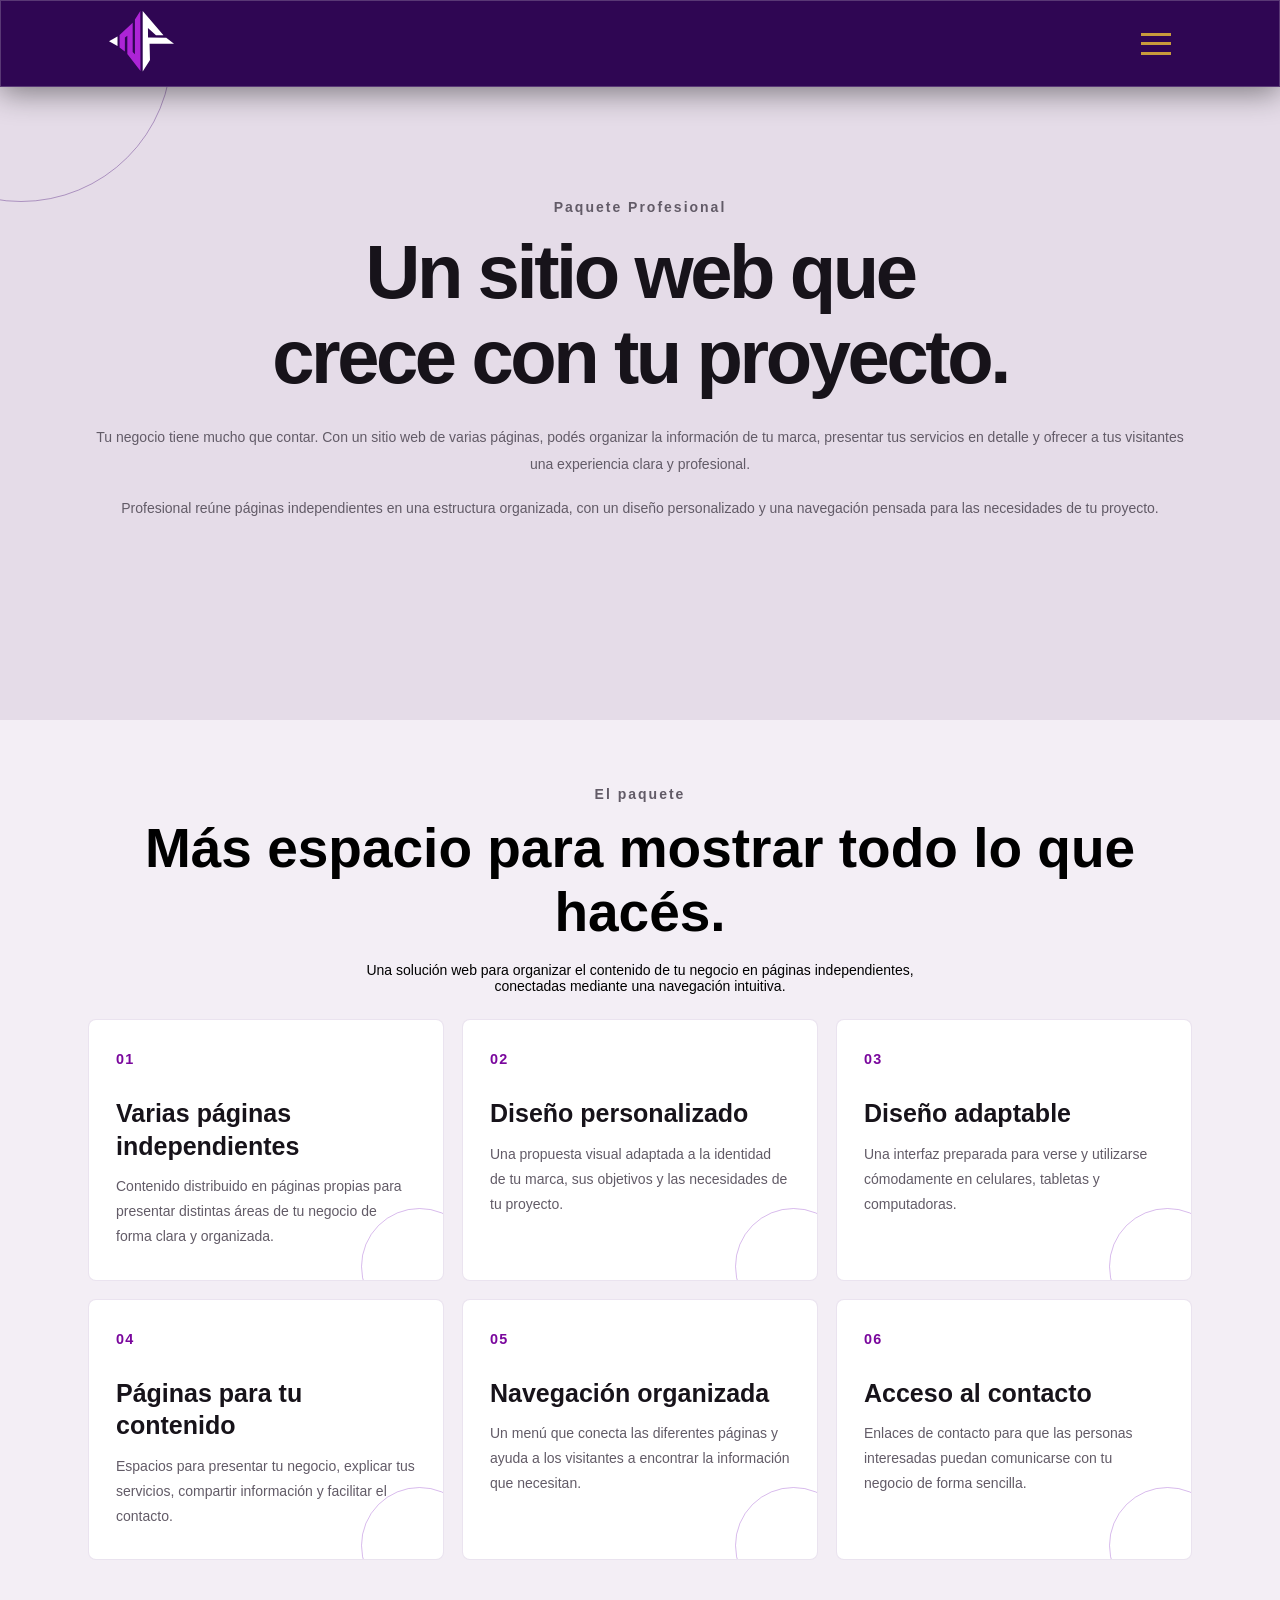
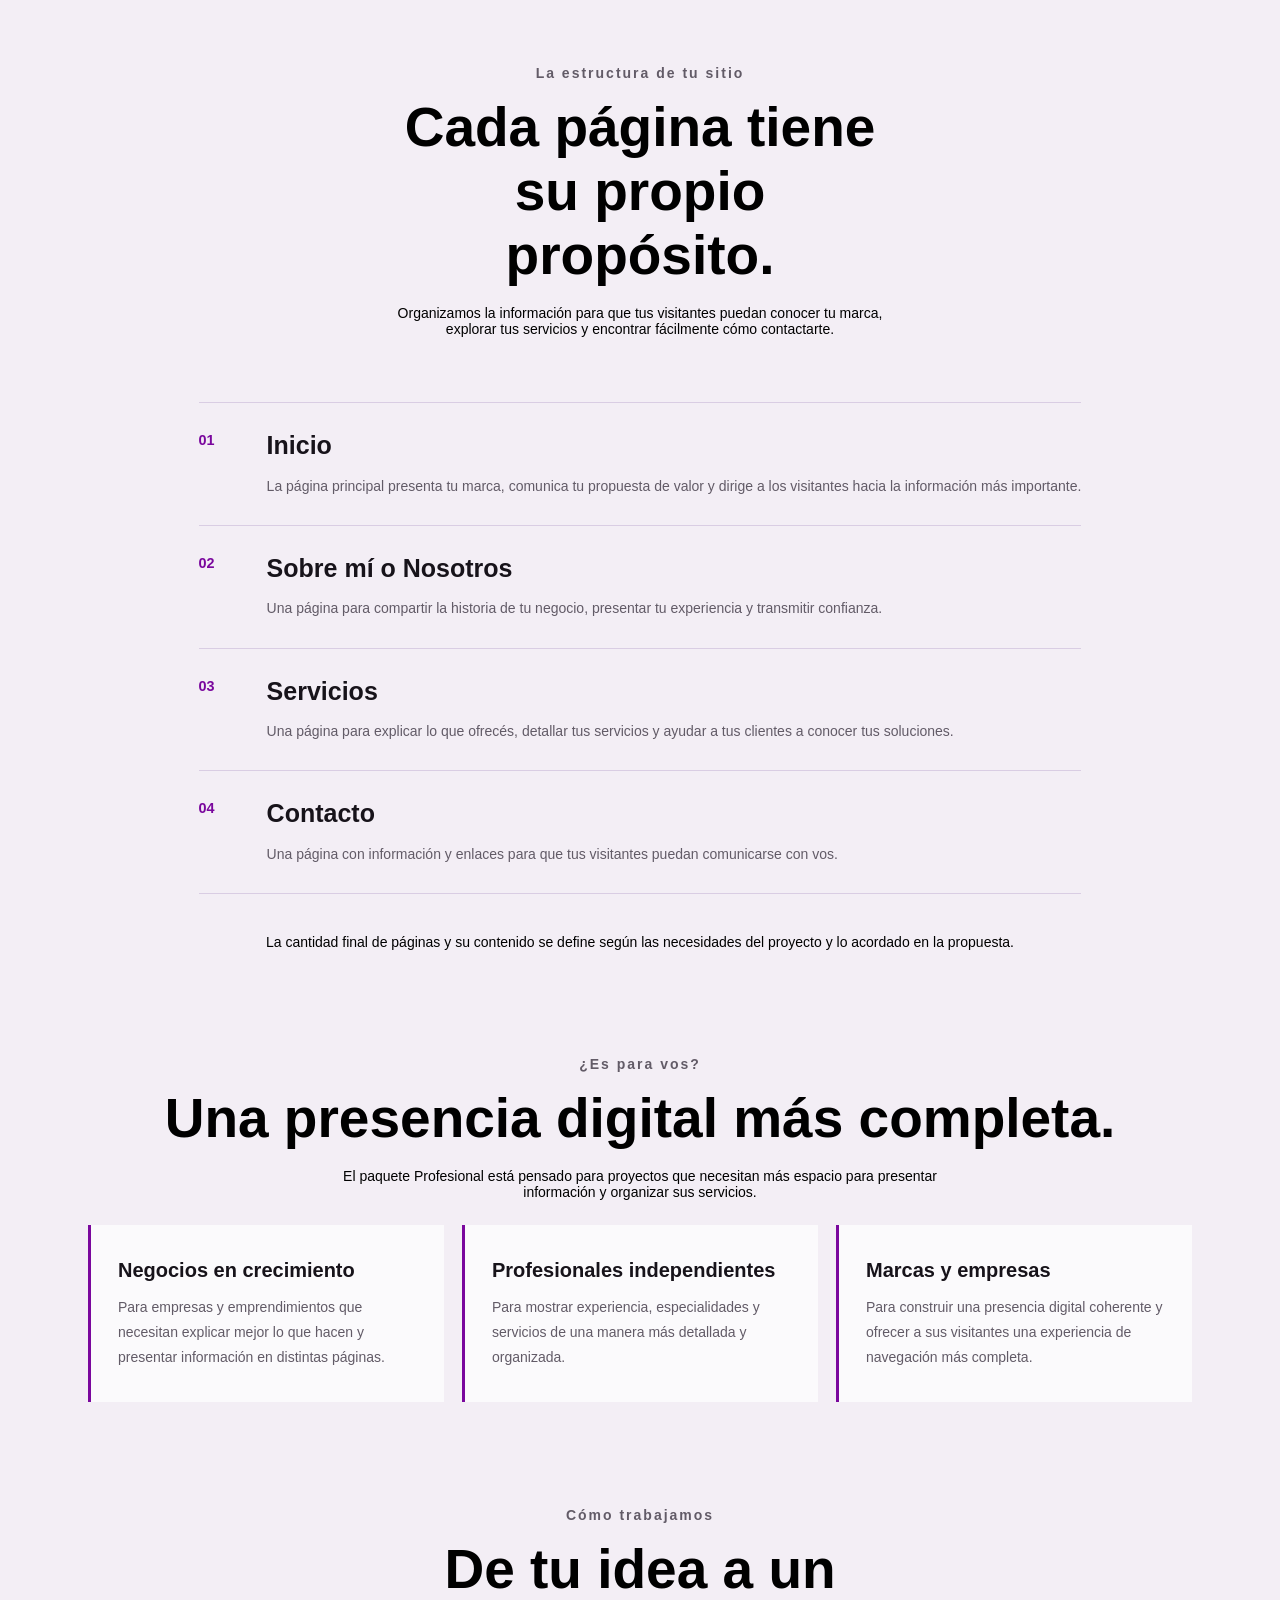
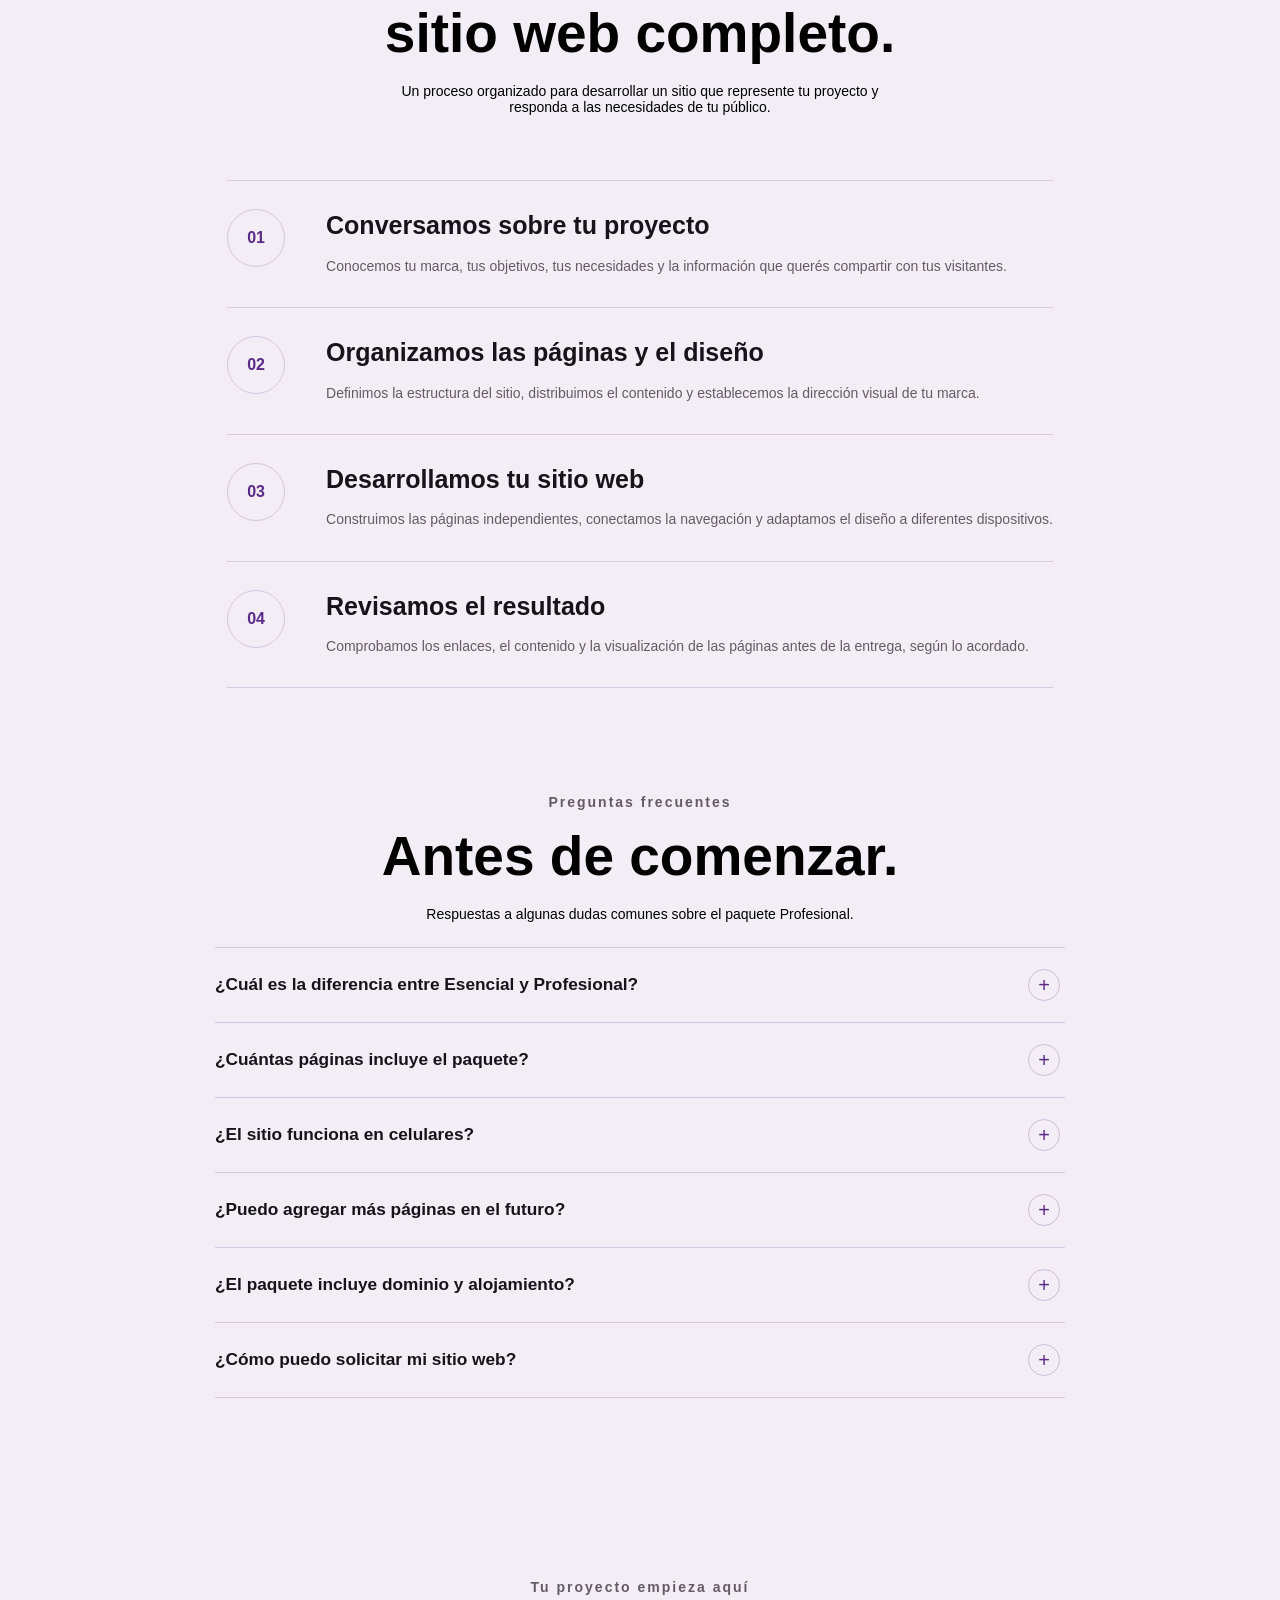
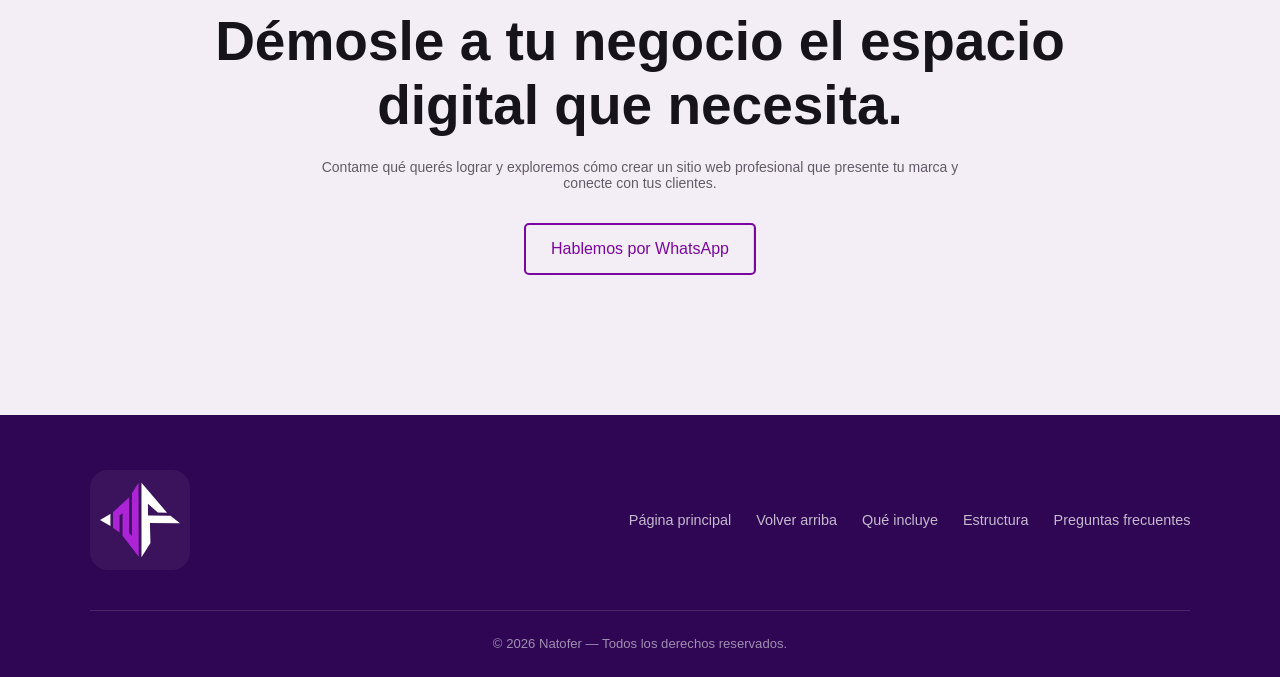
<file: profesional.html>
<!DOCTYPE html>
<html lang="es">

<head>
    <meta charset="UTF-8">
    <meta name="viewport" content="width=device-width, initial-scale=1.0">

    <title>Paquete Profesional | NATOFER</title>

    <link rel="stylesheet" href="CSS/style.css">
    <link rel="stylesheet" href="CSS/paquetes.css">
    <link rel="shortcut icon" href="IMG/logo.svg" type="image/x-icon">
</head>

<body>

    <!-- MENÚ DE NAVEGACIÓN -->
    <header class="menuNavegacion">
        <div class="container">
            <nav class="menuInfo">

                <a href="index.html" class="logo" aria-label="NATOFER - Página principal">
                    <svg xmlns="http://www.w3.org/2000/svg"
                        viewBox="0 0 376.03 350">
                        <defs>
                            <style>
                                .cls-1 { fill: #fff; }
                                .cls-2 { fill: #ad24d6; }
                            </style>
                        </defs>
                        <g>
                            <polygon class="cls-2"
                                points="181.01 0 182.11 347.7 106.01 248.5 106.01 143 92.01 153 91.73 234.34 61.17 211.34 61.17 138.66 137.01 68 137.01 236.5 150.01 250 150.01 49.5 181.01 0" />
                            <polygon class="cls-1"
                                points="49.01 147 48.58 147.24 0 174.51 49.01 203 49.01 147" />
                            <polygon class="cls-1"
                                points="195.01 0 195.01 350 237.13 283.11 234.58 189.15 376.03 190.17 331.09 155.45 225.9 153.91 225.28 98.89 271.86 140.13 315.26 140.64 195.01 0" />
                        </g>
                    </svg>
                </a>

                <ul class="contendorNav" id="menu-principal">
                    <li><a href="#inicio" class="nav-link">Inicio</a></li>
                    <li><a href="#incluye" class="nav-link">Qué incluye</a></li>
                    <li><a href="#estructura" class="nav-link">Estructura</a></li>
                    <li><a href="#publico" class="nav-link">¿Para quién es?</a></li>
                    <li><a href="#proceso" class="nav-link">Proceso</a></li>
                    <li><a href="#preguntas" class="nav-link">Preguntas frecuentes</a></li>
                    <li>
                        <a href="index.html" class="boton">Volver al inicio</a>
                    </li>
                </ul>

                <button class="menu-toggle"
                    aria-label="Abrir menú"
                    aria-expanded="false"
                    aria-controls="menu-principal">
                    <span></span>
                    <span></span>
                    <span></span>
                </button>

            </nav>
        </div>
    </header>

    <main>

        <!-- PRESENTACIÓN -->
        <section class="bannerP" id="inicio">
            <article class="container">
                <div class="introduccion-contenido">

                    <span class="etiqueta">Paquete Profesional</span>

                    <h1>Un sitio web que crece con tu proyecto.</h1>

                    <p>
                        Tu negocio tiene mucho que contar. Con un sitio web de
                        varias páginas, podés organizar la información de tu marca,
                        presentar tus servicios en detalle y ofrecer a tus visitantes
                        una experiencia clara y profesional.
                    </p>

                    <p>
                        Profesional reúne páginas independientes en una estructura
                        organizada, con un diseño personalizado y una navegación
                        pensada para las necesidades de tu proyecto.
                    </p>
                </div>
            </article>
        </section>

        <!-- QUÉ INCLUYE -->
        <section id="incluye" class="incluye-paquete">
            <article class="container">

                <div class="seccion-encabezado">
                    <span class="etiqueta">El paquete</span>

                    <h2>Más espacio para mostrar todo lo que hacés.</h2>

                    <p>
                        Una solución web para organizar el contenido de tu negocio
                        en páginas independientes, conectadas mediante una
                        navegación intuitiva.
                    </p>
                </div>

                <div class="incluye-grid">

                    <article class="incluye-card">
                        <span class="card-numero">01</span>
                        <h3>Varias páginas independientes</h3>
                        <p>
                            Contenido distribuido en páginas propias para presentar
                            distintas áreas de tu negocio de forma clara y organizada.
                        </p>
                    </article>

                    <article class="incluye-card">
                        <span class="card-numero">02</span>
                        <h3>Diseño personalizado</h3>
                        <p>
                            Una propuesta visual adaptada a la identidad de tu marca,
                            sus objetivos y las necesidades de tu proyecto.
                        </p>
                    </article>

                    <article class="incluye-card">
                        <span class="card-numero">03</span>
                        <h3>Diseño adaptable</h3>
                        <p>
                            Una interfaz preparada para verse y utilizarse cómodamente
                            en celulares, tabletas y computadoras.
                        </p>
                    </article>

                    <article class="incluye-card">
                        <span class="card-numero">04</span>
                        <h3>Páginas para tu contenido</h3>
                        <p>
                            Espacios para presentar tu negocio, explicar tus servicios,
                            compartir información y facilitar el contacto.
                        </p>
                    </article>

                    <article class="incluye-card">
                        <span class="card-numero">05</span>
                        <h3>Navegación organizada</h3>
                        <p>
                            Un menú que conecta las diferentes páginas y ayuda a los
                            visitantes a encontrar la información que necesitan.
                        </p>
                    </article>

                    <article class="incluye-card">
                        <span class="card-numero">06</span>
                        <h3>Acceso al contacto</h3>
                        <p>
                            Enlaces de contacto para que las personas interesadas
                            puedan comunicarse con tu negocio de forma sencilla.
                        </p>
                    </article>

                </div>
            </article>
        </section>

        <!-- ESTRUCTURA DEL SITIO -->
        <section class="estructura-paquete" id="estructura">
            <article class="container">

                <div class="seccion-encabezado">
                    <span class="etiqueta">La estructura de tu sitio</span>

                    <h2>Cada página tiene su propio propósito.</h2>

                    <p>
                        Organizamos la información para que tus visitantes puedan
                        conocer tu marca, explorar tus servicios y encontrar
                        fácilmente cómo contactarte.
                    </p>
                </div>

                <div class="estructura-lista">

                    <article class="estructura-item">
                        <span>01</span>
                        <div>
                            <h3>Inicio</h3>
                            <p>
                                La página principal presenta tu marca, comunica
                                tu propuesta de valor y dirige a los visitantes
                                hacia la información más importante.
                            </p>
                        </div>
                    </article>

                    <article class="estructura-item">
                        <span>02</span>
                        <div>
                            <h3>Sobre mí o Nosotros</h3>
                            <p>
                                Una página para compartir la historia de tu negocio,
                                presentar tu experiencia y transmitir confianza.
                            </p>
                        </div>
                    </article>

                    <article class="estructura-item">
                        <span>03</span>
                        <div>
                            <h3>Servicios</h3>
                            <p>
                                Una página para explicar lo que ofrecés, detallar
                                tus servicios y ayudar a tus clientes a conocer
                                tus soluciones.
                            </p>
                        </div>
                    </article>

                    <article class="estructura-item">
                        <span>04</span>
                        <div>
                            <h3>Contacto</h3>
                            <p>
                                Una página con información y enlaces para que
                                tus visitantes puedan comunicarse con vos.
                            </p>
                        </div>
                    </article>

                </div>

                <p class="nota-paquete">
                    La cantidad final de páginas y su contenido se define según
                    las necesidades del proyecto y lo acordado en la propuesta.
                </p>

            </article>
        </section>

        <!-- PARA QUIÉN ES -->
        <section class="publico-paquete" id="publico">
            <article class="container">

                <div class="seccion-encabezado">
                    <span class="etiqueta">¿Es para vos?</span>

                    <h2>Una presencia digital más completa.</h2>

                    <p>
                        El paquete Profesional está pensado para proyectos que
                        necesitan más espacio para presentar información y
                        organizar sus servicios.
                    </p>
                </div>

                <div class="publico-grid">

                    <article class="publico-card">
                        <h3>Negocios en crecimiento</h3>
                        <p>
                            Para empresas y emprendimientos que necesitan explicar
                            mejor lo que hacen y presentar información en
                            distintas páginas.
                        </p>
                    </article>

                    <article class="publico-card">
                        <h3>Profesionales independientes</h3>
                        <p>
                            Para mostrar experiencia, especialidades y servicios
                            de una manera más detallada y organizada.
                        </p>
                    </article>

                    <article class="publico-card">
                        <h3>Marcas y empresas</h3>
                        <p>
                            Para construir una presencia digital coherente y ofrecer
                            a sus visitantes una experiencia de navegación
                            más completa.
                        </p>
                    </article>

                </div>
            </article>
        </section>

        <!-- PROCESO DE TRABAJO -->
        <section class="proceso-paquete" id="proceso">
            <article class="container">

                <div class="seccion-encabezado">
                    <span class="etiqueta">Cómo trabajamos</span>

                    <h2>De tu idea a un sitio web completo.</h2>

                    <p>
                        Un proceso organizado para desarrollar un sitio que
                        represente tu proyecto y responda a las necesidades
                        de tu público.
                    </p>
                </div>

                <div class="proceso-lista">

                    <article class="proceso-item">
                        <span class="proceso-numero">01</span>
                        <div>
                            <h3>Conversamos sobre tu proyecto</h3>
                            <p>
                                Conocemos tu marca, tus objetivos, tus necesidades
                                y la información que querés compartir con tus visitantes.
                            </p>
                        </div>
                    </article>

                    <article class="proceso-item">
                        <span class="proceso-numero">02</span>
                        <div>
                            <h3>Organizamos las páginas y el diseño</h3>
                            <p>
                                Definimos la estructura del sitio, distribuimos
                                el contenido y establecemos la dirección visual
                                de tu marca.
                            </p>
                        </div>
                    </article>

                    <article class="proceso-item">
                        <span class="proceso-numero">03</span>
                        <div>
                            <h3>Desarrollamos tu sitio web</h3>
                            <p>
                                Construimos las páginas independientes, conectamos
                                la navegación y adaptamos el diseño a diferentes
                                dispositivos.
                            </p>
                        </div>
                    </article>

                    <article class="proceso-item">
                        <span class="proceso-numero">04</span>
                        <div>
                            <h3>Revisamos el resultado</h3>
                            <p>
                                Comprobamos los enlaces, el contenido y la
                                visualización de las páginas antes de la entrega,
                                según lo acordado.
                            </p>
                        </div>
                    </article>

                </div>
            </article>
        </section>

        <!-- PREGUNTAS FRECUENTES -->
        <section class="faq-paquete" id="preguntas">
            <article class="container">

                <div class="seccion-encabezado">
                    <span class="etiqueta">Preguntas frecuentes</span>

                    <h2>Antes de comenzar.</h2>

                    <p>
                        Respuestas a algunas dudas comunes sobre el paquete Profesional.
                    </p>
                </div>

                <div class="faq-lista">

                    <details class="faq-item">
                        <summary>
                            ¿Cuál es la diferencia entre Esencial y Profesional?
                        </summary>
                        <p>
                            Esencial reúne la información en una sola página continua.
                            Profesional distribuye el contenido en varias páginas
                            independientes, lo que permite organizar con más detalle
                            la información de tu negocio.
                        </p>
                    </details>

                    <details class="faq-item">
                        <summary>¿Cuántas páginas incluye el paquete?</summary>
                        <p>
                            La cantidad de páginas se define según las necesidades
                            de tu proyecto y el alcance acordado antes de comenzar
                            el desarrollo.
                        </p>
                    </details>

                    <details class="faq-item">
                        <summary>¿El sitio funciona en celulares?</summary>
                        <p>
                            Sí. El diseño se adapta a celulares, tabletas y
                            computadoras para ofrecer una experiencia cómoda en
                            diferentes tamaños de pantalla.
                        </p>
                    </details>

                    <details class="faq-item">
                        <summary>¿Puedo agregar más páginas en el futuro?</summary>
                        <p>
                            Es posible evaluar nuevas páginas o funcionalidades
                            según las necesidades futuras de tu proyecto.
                            Los cambios adicionales se revisan y cotizan por
                            separado si no forman parte del alcance inicial.
                        </p>
                    </details>

                    <details class="faq-item">
                        <summary>¿El paquete incluye dominio y alojamiento?</summary>
                        <p>
                            El dominio y el alojamiento web deben confirmarse
                            según las condiciones de la propuesta. Consultá
                            antes de contratar para conocer qué está incluido.
                        </p>
                    </details>

                    <details class="faq-item">
                        <summary>¿Cómo puedo solicitar mi sitio web?</summary>
                        <p>
                            Podés escribirme por WhatsApp para conversar sobre
                            tu proyecto, resolver tus dudas y definir los
                            siguientes pasos.
                        </p>
                    </details>

                </div>
            </article>
        </section>

        <!-- LLAMADA A LA ACCIÓN -->
        <section class="cta-paquete">
            <article class="container">

                <span class="etiqueta">Tu proyecto empieza aquí</span>

                <h2>Démosle a tu negocio el espacio digital que necesita.</h2>

                <p>
                    Contame qué querés lograr y exploremos cómo crear un sitio
                    web profesional que presente tu marca y conecte con tus clientes.
                </p>

                <a href="https://wa.me/50688218037?text=Hola%2C%20NATOFER.%20Me%20interesa%20el%20paquete%20Profesional."
                    class="boton"
                    target="_blank"
                    rel="noopener noreferrer">
                    Hablemos por WhatsApp
                </a>

            </article>
        </section>

    </main>

    <!-- FOOTER -->
    <footer class="footer">
        <div class="footer-container">

            <a href="index.html" class="footer-logo"
                aria-label="NATOFER - Página principal">
                <svg xmlns="http://www.w3.org/2000/svg"
                    viewBox="0 0 376.03 350">
                    <defs>
                        <style>
                            .cls-1 { fill: #fff; }
                            .cls-2 { fill: #ad24d6; }
                        </style>
                    </defs>
                    <g>
                        <polygon class="cls-2"
                            points="181.01 0 182.11 347.7 106.01 248.5 106.01 143 92.01 153 91.73 234.34 61.17 211.34 61.17 138.66 137.01 68 137.01 236.5 150.01 250 150.01 49.5 181.01 0" />
                        <polygon class="cls-1"
                            points="49.01 147 48.58 147.24 0 174.51 49.01 203 49.01 147" />
                        <polygon class="cls-1"
                            points="195.01 0 195.01 350 237.13 283.11 234.58 189.15 376.03 190.17 331.09 155.45 225.9 153.91 225.28 98.89 271.86 140.13 315.26 140.64 195.01 0" />
                    </g>
                </svg>
            </a>

            <ul class="footer-menu">
                <li><a href="index.html">Página principal</a></li>
                <li><a href="#inicio">Volver arriba</a></li>
                <li><a href="#incluye">Qué incluye</a></li>
                <li><a href="#estructura">Estructura</a></li>
                <li><a href="#preguntas">Preguntas frecuentes</a></li>
            </ul>

        </div>

        <div class="footer-copy">
            © 2026 Natofer — Todos los derechos reservados.
        </div>
    </footer>
<script src="js/menu.js"></script>
</body>
</html>
</file>
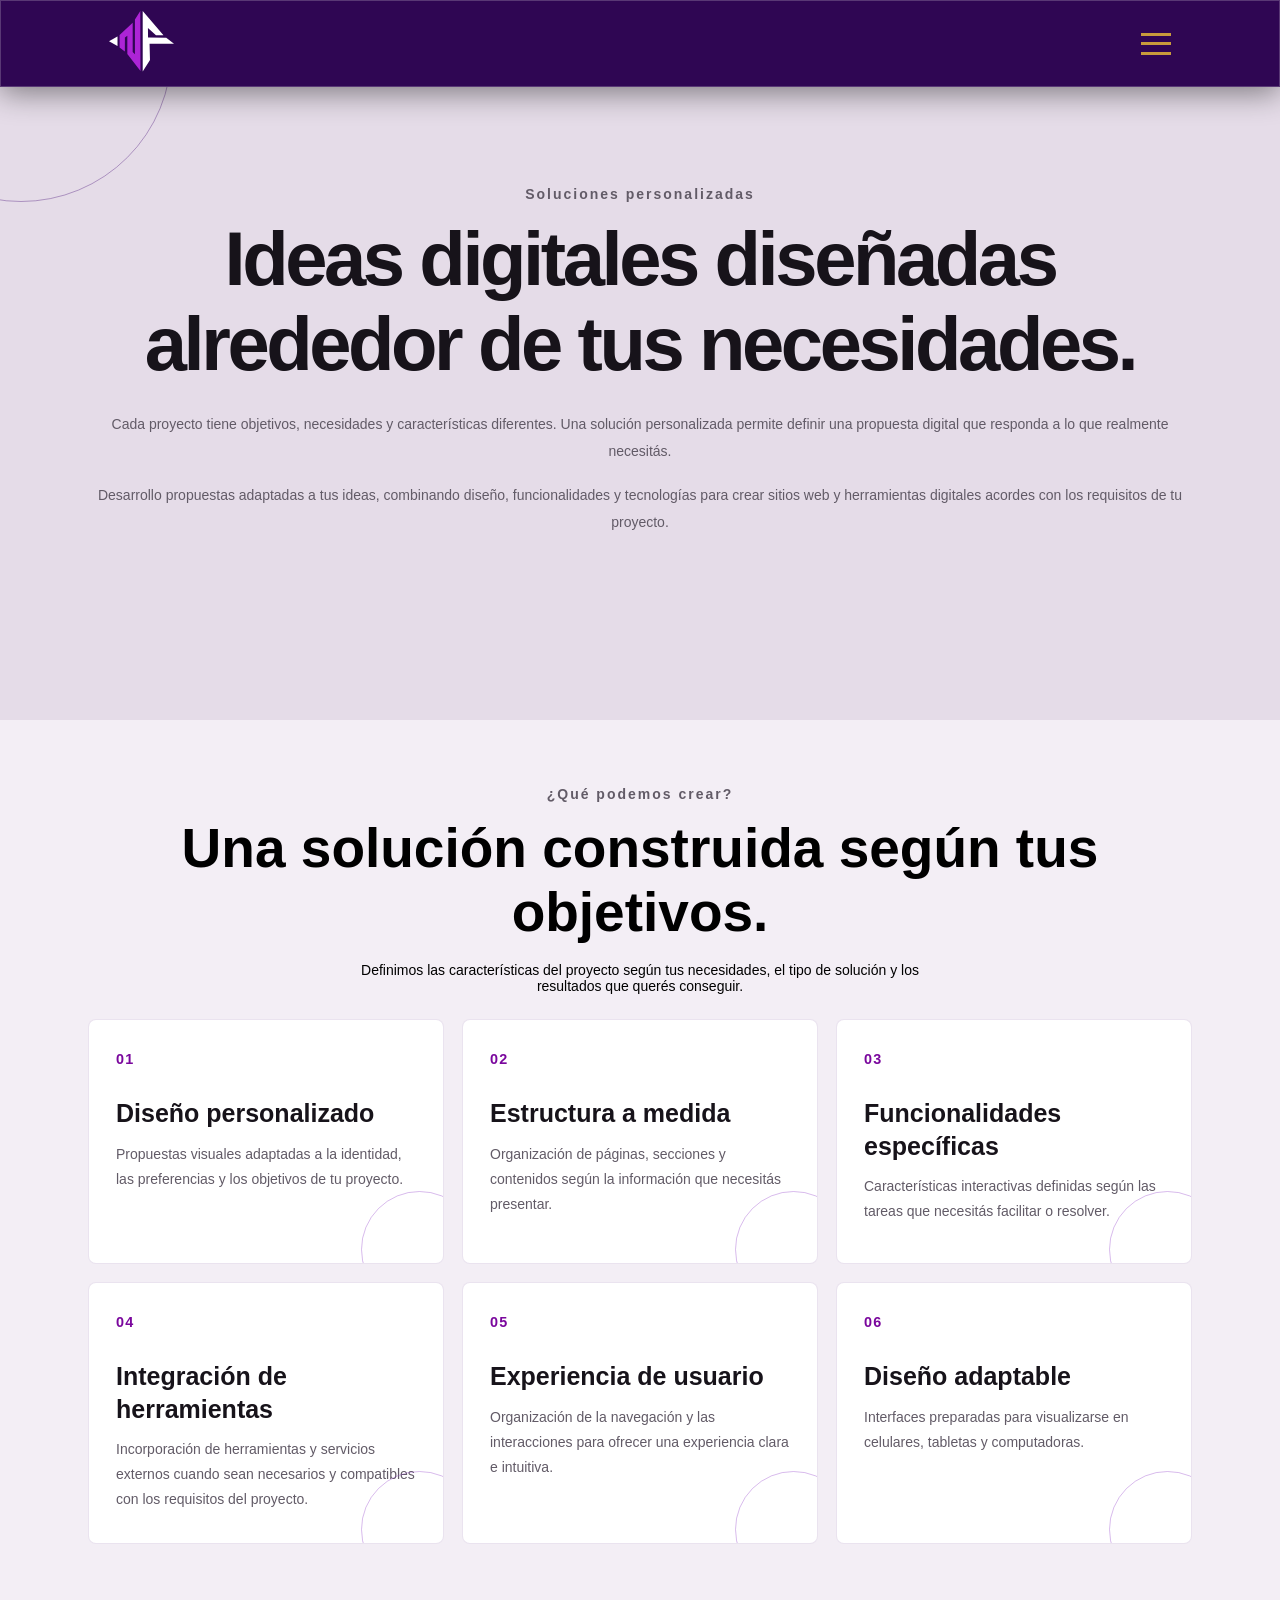
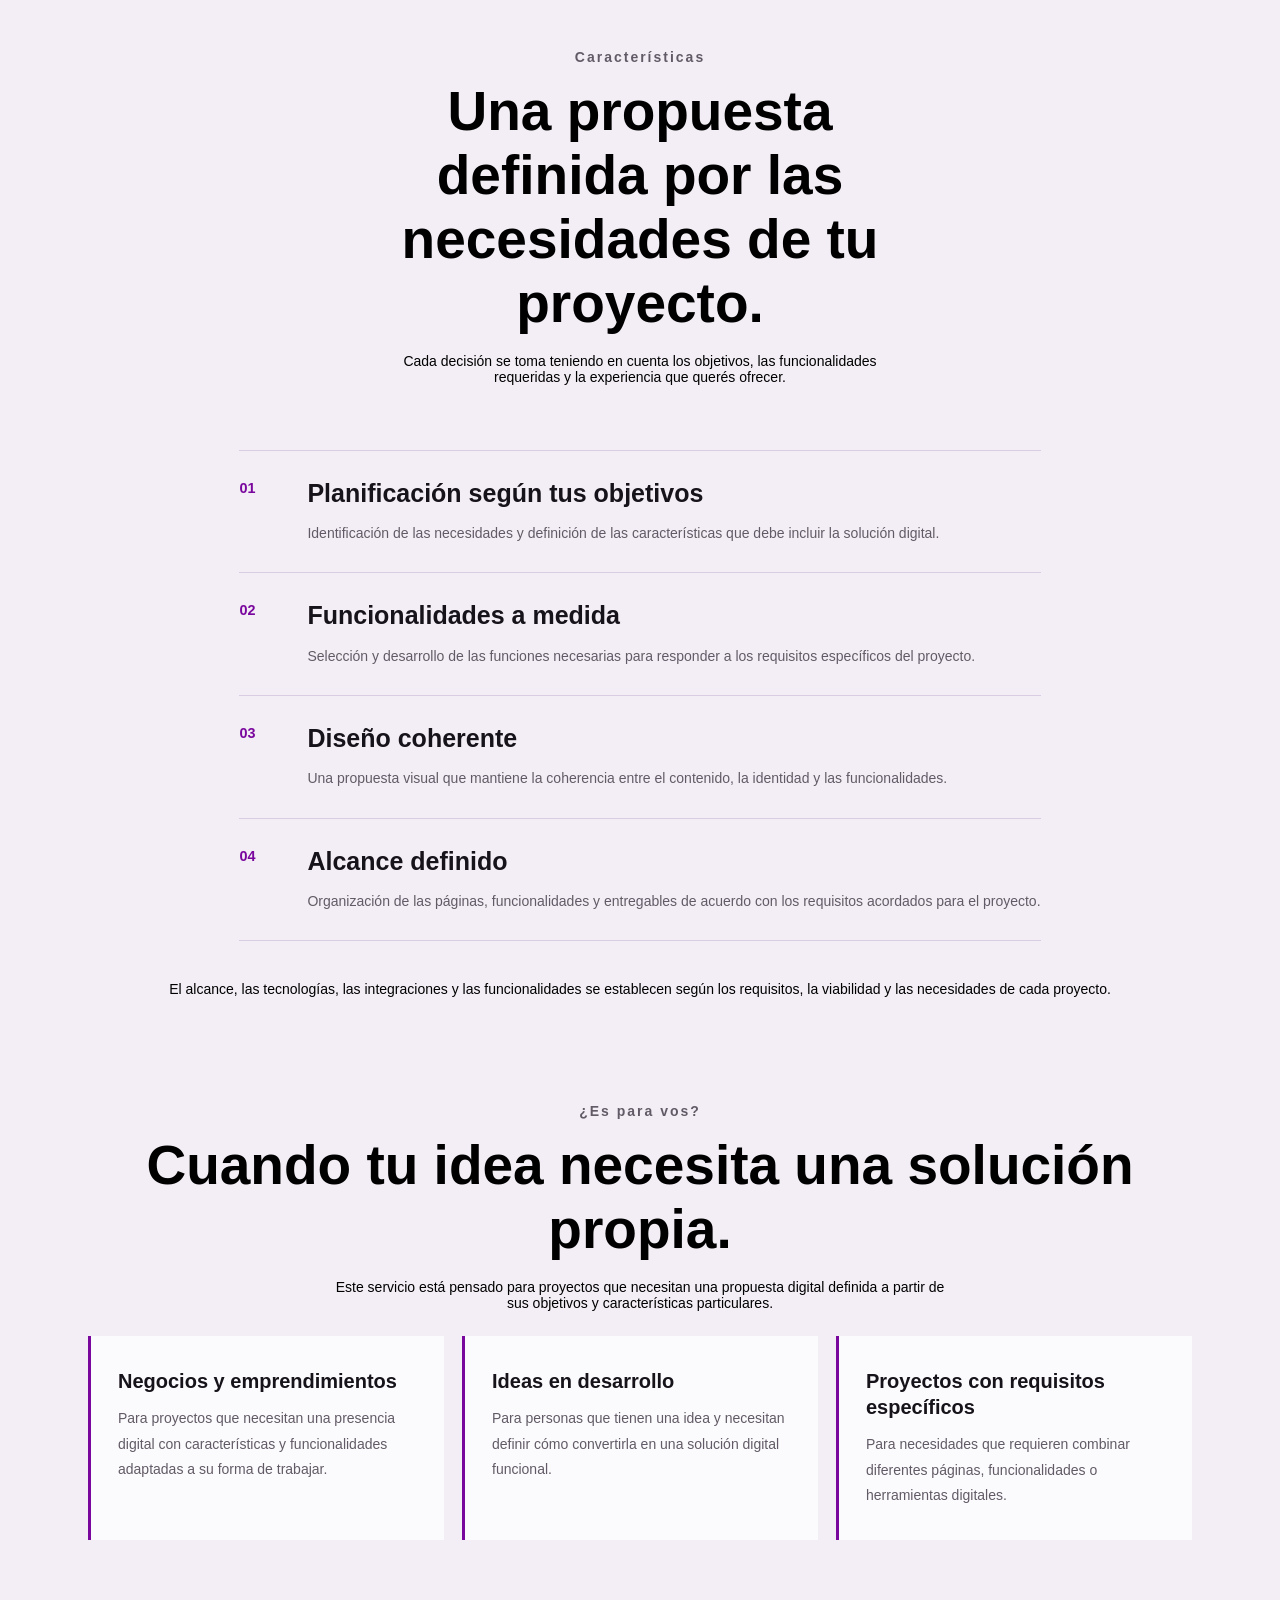
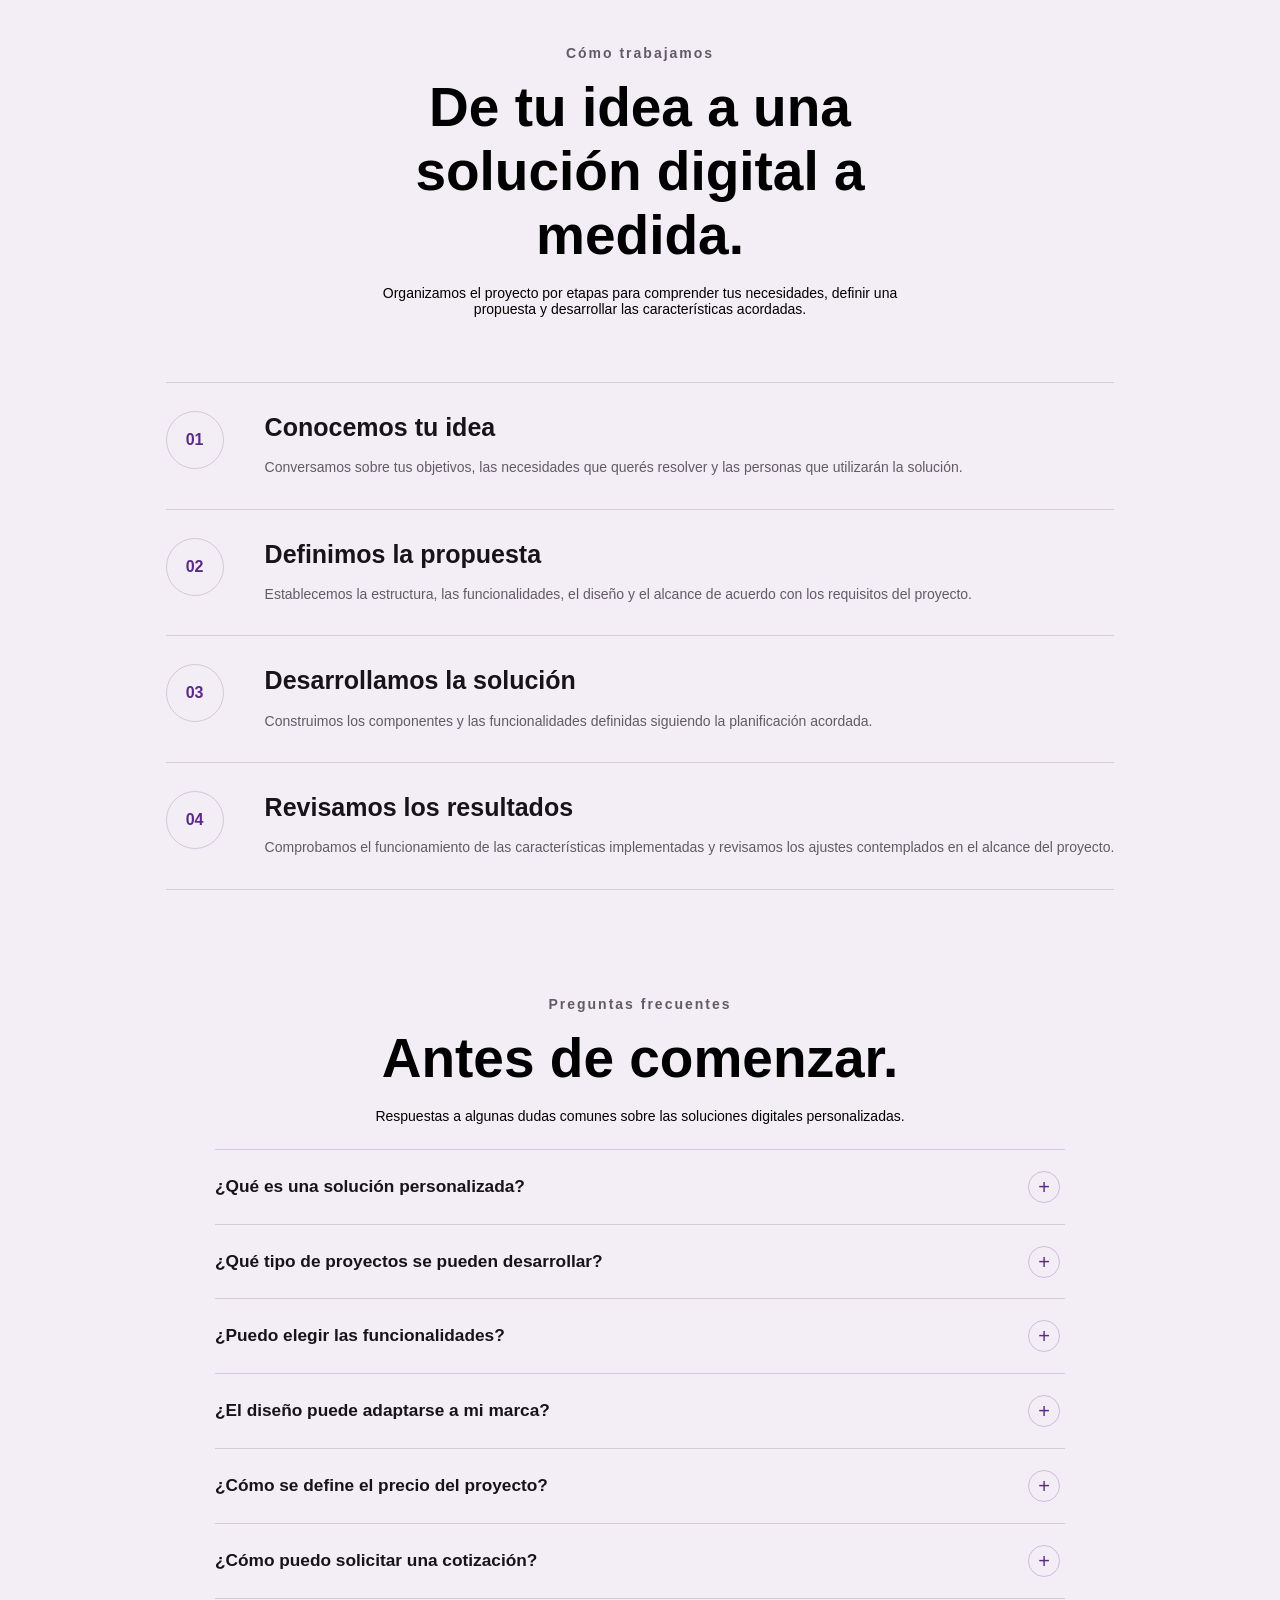
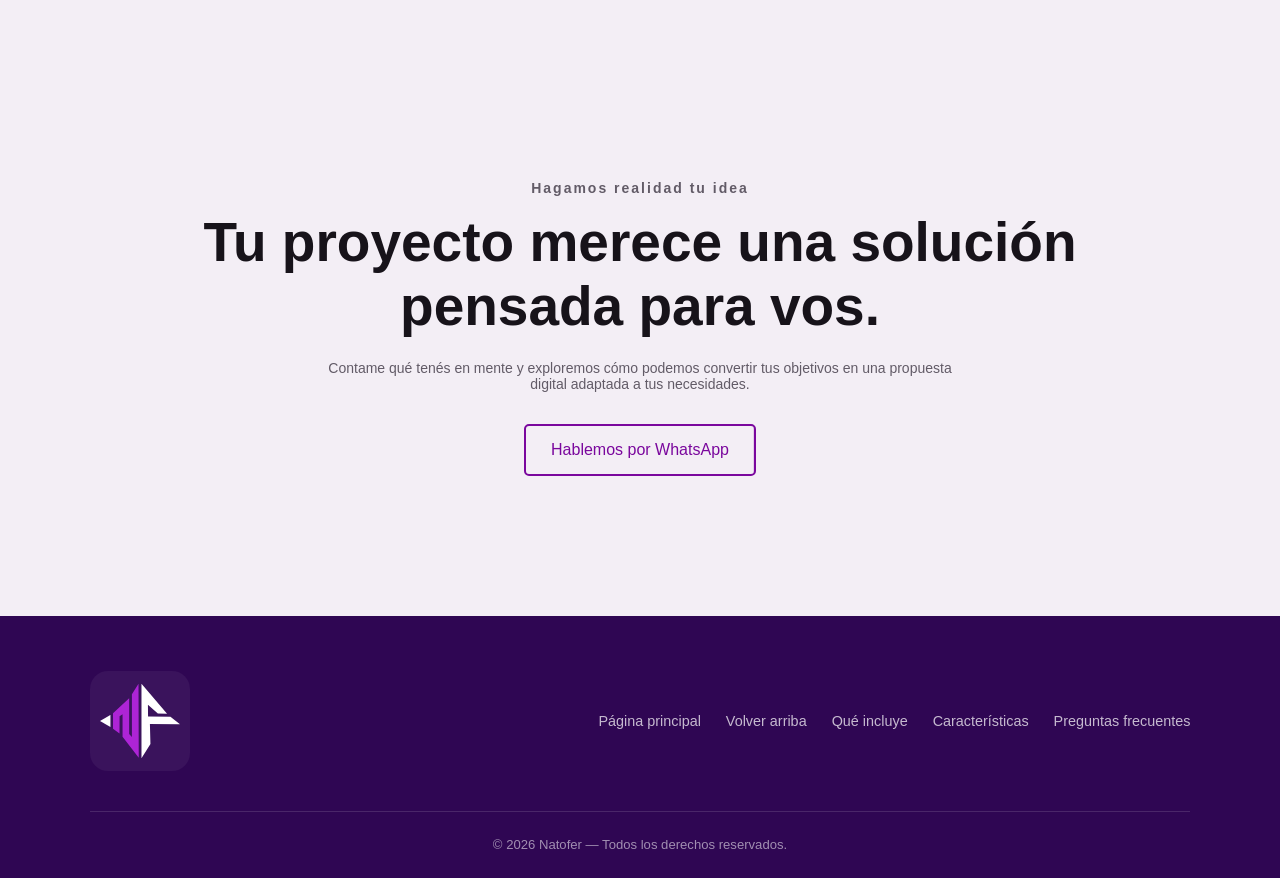
<file: solupersonalizadas.html>
<!DOCTYPE html>
<html lang="es">

<head>
    <meta charset="UTF-8">
    <meta name="viewport" content="width=device-width, initial-scale=1.0">

    <title>Soluciones personalizadas | NATOFER</title>

    <link rel="stylesheet" href="CSS/style.css">
    <link rel="stylesheet" href="CSS/paquetes.css">
    <link rel="shortcut icon" href="IMG/logo.svg" type="image/x-icon">
</head>

<body>

    <!-- MENÚ DE NAVEGACIÓN -->
    <header class="menuNavegacion">
        <div class="container">
            <nav class="menuInfo">

                <a href="index.html" class="logo"
                    aria-label="NATOFER - Página principal">
                    <svg xmlns="http://www.w3.org/2000/svg"
                        viewBox="0 0 376.03 350">
                        <defs>
                            <style>
                                .cls-1 { fill: #fff; }
                                .cls-2 { fill: #ad24d6; }
                            </style>
                        </defs>
                        <g>
                            <polygon class="cls-2"
                                points="181.01 0 182.11 347.7 106.01 248.5 106.01 143 92.01 153 91.73 234.34 61.17 211.34 61.17 138.66 137.01 68 137.01 236.5 150.01 250 150.01 49.5 181.01 0" />
                            <polygon class="cls-1"
                                points="49.01 147 48.58 147.24 0 174.51 49.01 203 49.01 147" />
                            <polygon class="cls-1"
                                points="195.01 0 195.01 350 237.13 283.11 234.58 189.15 376.03 190.17 331.09 155.45 225.9 153.91 225.28 98.89 271.86 140.13 315.26 140.64 195.01 0" />
                        </g>
                    </svg>
                </a>

                <ul class="contendorNav" id="menu-principal">
                    <li><a href="#inicio" class="nav-link">Inicio</a></li>
                    <li><a href="#incluye" class="nav-link">Qué incluye</a></li>
                    <li><a href="#estructura" class="nav-link">Características</a></li>
                    <li><a href="#publico" class="nav-link">¿Para quién es?</a></li>
                    <li><a href="#proceso" class="nav-link">Proceso</a></li>
                    <li><a href="#preguntas" class="nav-link">Preguntas frecuentes</a></li>
                    <li>
                        <a href="index.html" class="boton">Volver al inicio</a>
                    </li>
                </ul>

                <button class="menu-toggle"
                    aria-label="Abrir menú"
                    aria-expanded="false"
                    aria-controls="menu-principal">
                    <span></span>
                    <span></span>
                    <span></span>
                </button>

            </nav>
        </div>
    </header>


    <main>

        <!-- PRESENTACIÓN -->
        <section class="bannerP" id="inicio">
            <article class="container">
                <div class="introduccion-contenido">

                    <span class="etiqueta">Soluciones personalizadas</span>

                    <h1>Ideas digitales diseñadas alrededor de tus necesidades.</h1>

                    <p>
                        Cada proyecto tiene objetivos, necesidades y
                        características diferentes. Una solución personalizada
                        permite definir una propuesta digital que responda
                        a lo que realmente necesitás.
                    </p>

                    <p>
                        Desarrollo propuestas adaptadas a tus ideas,
                        combinando diseño, funcionalidades y tecnologías
                        para crear sitios web y herramientas digitales
                        acordes con los requisitos de tu proyecto.
                    </p>

                </div>
            </article>
        </section>


        <!-- QUÉ INCLUYE -->
        <section id="incluye" class="incluye-paquete">
            <article class="container">

                <div class="seccion-encabezado">
                    <span class="etiqueta">¿Qué podemos crear?</span>

                    <h2>Una solución construida según tus objetivos.</h2>

                    <p>
                        Definimos las características del proyecto
                        según tus necesidades, el tipo de solución
                        y los resultados que querés conseguir.
                    </p>
                </div>

                <div class="incluye-grid">

                    <article class="incluye-card">
                        <span class="card-numero">01</span>
                        <h3>Diseño personalizado</h3>
                        <p>
                            Propuestas visuales adaptadas a la identidad,
                            las preferencias y los objetivos de tu proyecto.
                        </p>
                    </article>

                    <article class="incluye-card">
                        <span class="card-numero">02</span>
                        <h3>Estructura a medida</h3>
                        <p>
                            Organización de páginas, secciones y contenidos
                            según la información que necesitás presentar.
                        </p>
                    </article>

                    <article class="incluye-card">
                        <span class="card-numero">03</span>
                        <h3>Funcionalidades específicas</h3>
                        <p>
                            Características interactivas definidas según
                            las tareas que necesitás facilitar o resolver.
                        </p>
                    </article>

                    <article class="incluye-card">
                        <span class="card-numero">04</span>
                        <h3>Integración de herramientas</h3>
                        <p>
                            Incorporación de herramientas y servicios
                            externos cuando sean necesarios y compatibles
                            con los requisitos del proyecto.
                        </p>
                    </article>

                    <article class="incluye-card">
                        <span class="card-numero">05</span>
                        <h3>Experiencia de usuario</h3>
                        <p>
                            Organización de la navegación y las interacciones
                            para ofrecer una experiencia clara e intuitiva.
                        </p>
                    </article>

                    <article class="incluye-card">
                        <span class="card-numero">06</span>
                        <h3>Diseño adaptable</h3>
                        <p>
                            Interfaces preparadas para visualizarse en
                            celulares, tabletas y computadoras.
                        </p>
                    </article>

                </div>
            </article>
        </section>


        <!-- CARACTERÍSTICAS -->
        <section class="estructura-paquete" id="estructura">
            <article class="container">

                <div class="seccion-encabezado">
                    <span class="etiqueta">Características</span>

                    <h2>Una propuesta definida por las necesidades de tu proyecto.</h2>

                    <p>
                        Cada decisión se toma teniendo en cuenta
                        los objetivos, las funcionalidades requeridas
                        y la experiencia que querés ofrecer.
                    </p>
                </div>

                <div class="estructura-lista">

                    <article class="estructura-item">
                        <span>01</span>
                        <div>
                            <h3>Planificación según tus objetivos</h3>
                            <p>
                                Identificación de las necesidades
                                y definición de las características
                                que debe incluir la solución digital.
                            </p>
                        </div>
                    </article>

                    <article class="estructura-item">
                        <span>02</span>
                        <div>
                            <h3>Funcionalidades a medida</h3>
                            <p>
                                Selección y desarrollo de las funciones
                                necesarias para responder a los requisitos
                                específicos del proyecto.
                            </p>
                        </div>
                    </article>

                    <article class="estructura-item">
                        <span>03</span>
                        <div>
                            <h3>Diseño coherente</h3>
                            <p>
                                Una propuesta visual que mantiene
                                la coherencia entre el contenido,
                                la identidad y las funcionalidades.
                            </p>
                        </div>
                    </article>

                    <article class="estructura-item">
                        <span>04</span>
                        <div>
                            <h3>Alcance definido</h3>
                            <p>
                                Organización de las páginas,
                                funcionalidades y entregables
                                de acuerdo con los requisitos
                                acordados para el proyecto.
                            </p>
                        </div>
                    </article>

                </div>

                <p class="nota-paquete">
                    El alcance, las tecnologías, las integraciones
                    y las funcionalidades se establecen según
                    los requisitos, la viabilidad y las necesidades
                    de cada proyecto.
                </p>

            </article>
        </section>


        <!-- PARA QUIÉN ES -->
        <section class="publico-paquete" id="publico">
            <article class="container">

                <div class="seccion-encabezado">
                    <span class="etiqueta">¿Es para vos?</span>

                    <h2>Cuando tu idea necesita una solución propia.</h2>

                    <p>
                        Este servicio está pensado para proyectos
                        que necesitan una propuesta digital definida
                        a partir de sus objetivos y características
                        particulares.
                    </p>
                </div>

                <div class="publico-grid">

                    <article class="publico-card">
                        <h3>Negocios y emprendimientos</h3>
                        <p>
                            Para proyectos que necesitan una presencia
                            digital con características y funcionalidades
                            adaptadas a su forma de trabajar.
                        </p>
                    </article>

                    <article class="publico-card">
                        <h3>Ideas en desarrollo</h3>
                        <p>
                            Para personas que tienen una idea y necesitan
                            definir cómo convertirla en una solución
                            digital funcional.
                        </p>
                    </article>

                    <article class="publico-card">
                        <h3>Proyectos con requisitos específicos</h3>
                        <p>
                            Para necesidades que requieren combinar
                            diferentes páginas, funcionalidades
                            o herramientas digitales.
                        </p>
                    </article>

                </div>
            </article>
        </section>


        <!-- PROCESO DE TRABAJO -->
        <section class="proceso-paquete" id="proceso">
            <article class="container">

                <div class="seccion-encabezado">
                    <span class="etiqueta">Cómo trabajamos</span>

                    <h2>De tu idea a una solución digital a medida.</h2>

                    <p>
                        Organizamos el proyecto por etapas para
                        comprender tus necesidades, definir una propuesta
                        y desarrollar las características acordadas.
                    </p>
                </div>

                <div class="proceso-lista">

                    <article class="proceso-item">
                        <span class="proceso-numero">01</span>
                        <div>
                            <h3>Conocemos tu idea</h3>
                            <p>
                                Conversamos sobre tus objetivos,
                                las necesidades que querés resolver
                                y las personas que utilizarán la solución.
                            </p>
                        </div>
                    </article>

                    <article class="proceso-item">
                        <span class="proceso-numero">02</span>
                        <div>
                            <h3>Definimos la propuesta</h3>
                            <p>
                                Establecemos la estructura, las
                                funcionalidades, el diseño y el alcance
                                de acuerdo con los requisitos del proyecto.
                            </p>
                        </div>
                    </article>

                    <article class="proceso-item">
                        <span class="proceso-numero">03</span>
                        <div>
                            <h3>Desarrollamos la solución</h3>
                            <p>
                                Construimos los componentes y las
                                funcionalidades definidas siguiendo
                                la planificación acordada.
                            </p>
                        </div>
                    </article>

                    <article class="proceso-item">
                        <span class="proceso-numero">04</span>
                        <div>
                            <h3>Revisamos los resultados</h3>
                            <p>
                                Comprobamos el funcionamiento de
                                las características implementadas
                                y revisamos los ajustes contemplados
                                en el alcance del proyecto.
                            </p>
                        </div>
                    </article>

                </div>
            </article>
        </section>


        <!-- PREGUNTAS FRECUENTES -->
        <section class="faq-paquete" id="preguntas">
            <article class="container">

                <div class="seccion-encabezado">
                    <span class="etiqueta">Preguntas frecuentes</span>

                    <h2>Antes de comenzar.</h2>

                    <p>
                        Respuestas a algunas dudas comunes sobre
                        las soluciones digitales personalizadas.
                    </p>
                </div>

                <div class="faq-lista">

                    <details class="faq-item">
                        <summary>
                            ¿Qué es una solución personalizada?
                        </summary>
                        <p>
                            Es una propuesta digital que se define
                            de acuerdo con los objetivos, las necesidades
                            y las funcionalidades específicas de un
                            proyecto, en lugar de limitarse a una
                            estructura genérica.
                        </p>
                    </details>

                    <details class="faq-item">
                        <summary>
                            ¿Qué tipo de proyectos se pueden desarrollar?
                        </summary>
                        <p>
                            Según los requisitos, se pueden plantear
                            sitios web, páginas con estructuras
                            específicas, aplicaciones interactivas
                            y herramientas digitales para facilitar
                            diferentes procesos.
                        </p>
                    </details>

                    <details class="faq-item">
                        <summary>
                            ¿Puedo elegir las funcionalidades?
                        </summary>
                        <p>
                            Sí, las funcionalidades se definen a partir
                            de tus necesidades y se evalúan según
                            la viabilidad y el alcance del proyecto.
                        </p>
                    </details>

                    <details class="faq-item">
                        <summary>
                            ¿El diseño puede adaptarse a mi marca?
                        </summary>
                        <p>
                            Sí, la propuesta visual puede considerar
                            la identidad de tu marca, sus colores,
                            sus tipografías y el estilo que querés
                            comunicar.
                        </p>
                    </details>

                    <details class="faq-item">
                        <summary>
                            ¿Cómo se define el precio del proyecto?
                        </summary>
                        <p>
                            La cotización depende de la complejidad,
                            la cantidad de páginas, las funcionalidades,
                            las integraciones y el tiempo de desarrollo
                            que requiera la propuesta.
                        </p>
                    </details>

                    <details class="faq-item">
                        <summary>
                            ¿Cómo puedo solicitar una cotización?
                        </summary>
                        <p>
                            Podés contactarme para explicarme tu idea,
                            las necesidades que querés resolver y
                            las características que te gustaría incluir.
                            Con esa información podremos definir
                            el alcance inicial de la propuesta.
                        </p>
                    </details>

                </div>
            </article>
        </section>


        <!-- LLAMADA A LA ACCIÓN -->
        <section class="cta-paquete">
            <article class="container">

                <span class="etiqueta">Hagamos realidad tu idea</span>

                <h2>Tu proyecto merece una solución pensada para vos.</h2>

                <p>
                    Contame qué tenés en mente y exploremos cómo
                    podemos convertir tus objetivos en una propuesta
                    digital adaptada a tus necesidades.
                </p>

                <a href="https://wa.me/50688218037?text=Hola%2C%20NATOFER.%20Me%20interesa%20una%20soluci%C3%B3n%20digital%20personalizada."
                    class="boton"
                    target="_blank"
                    rel="noopener noreferrer">
                    Hablemos por WhatsApp
                </a>

            </article>
        </section>

    </main>


    <!-- FOOTER -->
    <footer class="footer">
        <div class="footer-container">

            <a href="index.html" class="footer-logo"
                aria-label="NATOFER - Página principal">
                <svg xmlns="http://www.w3.org/2000/svg"
                    viewBox="0 0 376.03 350">
                    <defs>
                        <style>
                            .cls-1 { fill: #fff; }
                            .cls-2 { fill: #ad24d6; }
                        </style>
                    </defs>
                    <g>
                        <polygon class="cls-2"
                            points="181.01 0 182.11 347.7 106.01 248.5 106.01 143 92.01 153 91.73 234.34 61.17 211.34 61.17 138.66 137.01 68 137.01 236.5 150.01 250 150.01 49.5 181.01 0" />
                        <polygon class="cls-1"
                            points="49.01 147 48.58 147.24 0 174.51 49.01 203 49.01 147" />
                        <polygon class="cls-1"
                            points="195.01 0 195.01 350 237.13 283.11 234.58 189.15 376.03 190.17 331.09 155.45 225.9 153.91 225.28 98.89 271.86 140.13 315.26 140.64 195.01 0" />
                    </g>
                </svg>
            </a>

            <ul class="footer-menu">
                <li><a href="index.html">Página principal</a></li>
                <li><a href="#inicio">Volver arriba</a></li>
                <li><a href="#incluye">Qué incluye</a></li>
                <li><a href="#estructura">Características</a></li>
                <li><a href="#preguntas">Preguntas frecuentes</a></li>
            </ul>

        </div>

        <div class="footer-copy">
            © 2026 Natofer — Todos los derechos reservados.
        </div>
    </footer>
<script src="js/menu.js"></script>
</body>
</html>
</file>
<file: CSS/style.css>
:root {
    --bg: #F3EEF5;
    /* Fondo lavanda muy suave */
    --ink: #17131A;
    /* Negro con toque morado */
    --muted: #625B67;
    /* Texto secundario */
    --accent: #5B2A86;
    /* Morado principal */
    --accent2: #7a079d;
    /* Rosa apagado */
    --card: #FFFFFF;
    /* Tarjetas */
    --soft: #E5DCE8;
    /* Fondos decorativos */
    --gold: #C89B3C;
    /* Detalles */
    --font-title: "Space Grotesk", sans-serif;
    --font-body: "DM Sans", sans-serif;
}

html {
    scroll-behavior: smooth;
}

* {
    padding: 0;
    margin: 0;
    box-sizing: border-box;
    list-style: none;
    text-decoration: none;
    font-size: 16px;
}

.container {
    width: 90%;
    margin: 0 auto;
    padding: 0 1.5rem;
}

/*================================================
  MENU
  ==================================================*/
.menuNavegacion {
    background: #2f0653;
    backdrop-filter: blur(20px);
    -webkit-backdrop-filter: blur(20px);
    border: 1px solid rgba(255, 255, 255, 0.2);
    box-shadow: 0 4px 30px rgba(0, 0, 0, 0.1);
    padding: 1rem;
    box-shadow: 0 6px 30px rgba(0, 0, 0, 0.45);
    position: fixed;
    top: 0;
    left: 0;
    width: 100%;
    z-index: 9999999999;
    padding: 10px 0;
}

.menuInfo {
    display: flex;
    justify-content: space-between;
    align-items: center;
}

.logo {
    width: 80px;
    height: 80px;
}

.contendorNav {
    display: flex;
    width: 60%;
    justify-content: space-between;
}

.menu-toggle {
    display: none;
    flex-direction: column;
    cursor: pointer;
}

.nav-link {
    font-family: var(--font-body);
    font-size: 18px;
    color: var(--bg);
    transition: 0.3s ease-in-out;
    position: relative;
    text-decoration: none;
}

.nav-link::after {
    content: "";
    position: absolute;
    left: 0;
    bottom: -3px;
    width: 0%;
    height: 2px;
    background: var(--gold);
    transition: width 0.3s ease;
}

.nav-link:hover {
    color: var(--gold);
}

.nav-link:hover::after {
    width: 100%;
}



/* =========================
   BANNER
========================= */

.banner {
    height: 100vh;
    padding: 80px 0;
    background: var(--soft);
    overflow: hidden;
    position: relative;
}

.banner .container {
    margin: auto;
    display: grid;
    grid-template-columns: 1fr 1fr;
    align-items: center;
    place-content: center;
    gap: 70px;
    height: 100%;
}


/* =========================
   TEXTO
========================= */

.texto {
    position: relative;
    z-index: 2;
}

.mini-titulo {
    display: inline-block;
    margin-bottom: 25px;

    font-size: 13px;
    font-weight: 700;
    letter-spacing: 2px;
    color: var(--accent2);
    font-family: var(--font-body);
}

.texto h1 {
    margin: 0;
    max-width: 650px;

    font-size: 76px;
    line-height: 0.98;
    letter-spacing: -3px;
    font-family: var(--font-title);
    color: var(--ink);
}

.texto h1 span {
    color: var(--accent2);
    font-family: var(--font-title);
    font-size: 76px;
}

.texto p {
    max-width: 600px;
    margin: 30px 0;

    font-size: 18px;
    line-height: 1.7;
    color: var(--text);
    font-family: var(--font-body);
    font-size: 16px;
}


/* =========================
   BOTONES
========================= */

.acciones {
    display: flex;
    align-items: center;
    gap: 18px;
    margin-top: 35px;
}

.boton,
.boton-secundario {
    transition: 0.3s ease;
    font-family: var(--font-body);
}

.boton,
.boton-secundario {
    transition: 0.3s ease;
    font-family: var(--font-body);
}

.boton {
    position: relative;
    overflow: hidden;
    isolation: isolate;

    display: inline-flex;
    align-items: center;
    justify-content: center;

    padding: 15px 25px;

    border: 2px solid var(--accent2);
    color: var(--accent2);

    border-radius: 5px;
}

/* Fondo que entra desde la derecha */
.boton::before {
    content: "";
    position: absolute;
    inset: 0;

    background: var(--accent2);

    transform: translateX(100%);
    transition: transform 0.3s ease;

    z-index: -1;
}

/* El color entra de derecha a izquierda */
.boton:hover::before {
    transform: translateX(0);
}

/* Movimiento del botón */
.boton:hover {
    transform: translateY(-3px);
    color: var(--card);
}


/* Botón secundario */
.boton-secundario {
    color: var(--card);
    padding: 15px 45px;
    background-color: var(--accent2);
    border-radius: 5px;
}

.boton-secundario:hover {
    color: var(--card);
    background-color: var(--gold);
}

/* =========================
   PARTE VISUAL
========================= */

.visual {
    min-height: 500px;
    position: relative;

    display: flex;
    align-items: center;
    justify-content: center;
}


/* =========================
   BLOQUE DE CÓDIGO
========================= */

.codigo {
    position: absolute;
    top: 20px;
    right: 25px;

    padding: 18px 24px;

    background: var(--accent2);
    color: var(--card);

    font-family: monospace;
    font-size: 17px;

    border-radius: 10px;

    transform: rotate(3deg);

    box-shadow: 12px 12px 0 var(--muted);
}

.codigo span {
    color: var(--gold);
    font-weight: bold;
}

.codigo strong {
    display: block;
    margin-left: 25px;

    color: var(--card);
}


/* =========================
   NUMERO
========================= */

.numero {
    position: absolute;
    left: 5px;
    top: 80px;

    font-size: 130px;
    font-weight: 800;
    line-height: 1;

    color: transparent;
    -webkit-text-stroke: 2px #7a079d5d;

    opacity: 0.8;
}


/* =========================
   TARJETAS
========================= */

.tarjetas {
    position: relative;
    z-index: 2;

    width: 390px;

    display: grid;
    grid-template-columns: 1fr 1fr;
    gap: 15px;

    transform: rotate(-4deg);
}

.tarjeta {
    min-height: 125px;
    padding: 22px;

    display: flex;
    flex-direction: column;
    justify-content: space-between;

    background: var(--card);

    border-radius: 14px;

    box-shadow: 8px 8px 0 rgba(29, 27, 25, 0.08);

    transition: 0.35s ease;
}

.tarjeta:hover {
    transform: translateY(-8px) rotate(2deg);
}

.tarjeta strong {
    font-size: 32px;
    line-height: 1;
    color: var(--accent2);
    font-family: var(--font-title);
    text-align: center;
}

.tarjeta span {
    font-size: 13px;
    line-height: 1.4;
    color: var(--muted);
    font-family: var(--font-body);
    text-align: center;
}


/* =========================
   TARJETA PRINCIPAL
========================= */

.tarjeta-principal {
    grid-column: span 2;

    min-height: 170px;

    background: var(--accent);
    color: var(--card);

    justify-content: flex-end;
}

.tarjeta-principal strong {
    font-size: 70px;
    color: var(--card);
    letter-spacing: -3px;
}

.tarjeta-principal span {
    color: var(--card);
}


/* =========================
   NOMBRE NATOFER
========================= */

.nombre-visual {
    position: absolute;

    bottom: -15px;
    right: -20px;

    font-size: 80px;
    font-weight: 900;
    letter-spacing: -5px;

    color: transparent;
    -webkit-text-stroke: 2px #7a079d5d;

    transform: rotate(-90deg);
    transform-origin: center;

    opacity: 0.15;

    pointer-events: none;
    font-family: var(--font-title);
}


/* =========================
   DETALLES DECORATIVOS
========================= */

.visual::before {
    content: "";

    position: absolute;

    width: 330px;
    height: 330px;

    border: 2px solid var(--accent2);
    border-radius: 50%;

    right: 30px;
    top: 100px;

    z-index: 0;
}

.visual::after {
    content: "";

    position: absolute;

    width: 14px;
    height: 14px;

    background: var(--accent);
    border-radius: 50%;

    right: 15px;
    bottom: 90px;

    box-shadow:
        -35px 20px 0 var(--accent2),
        -70px -5px 0 var(--ink);
}

/* =========================
   SOBRE MI
   =========================
*/
.sobre-mi {
    padding: 80px 0;
    background: var(--bg);
}

.sobre-mi article {
    display: grid;
    grid-template-columns: 1.2fr 0.8fr;
    gap: 80px;
    align-items: center;
}

/* CONTENIDO */

.sobre-contenido {
    max-width: 750px;
}

.etiqueta {
    display: inline-block;
    margin-bottom: 20px;
    font-family: var(--font-body);
    text-align: center;
    font-size: 15px;
    font-weight: 600;
    letter-spacing: 2px;

    color: var(--accent);
}

.sobre-contenido h2 {
    margin: 0 0 30px;
    font-family: var(--font-title);
    font-size: 55px;
    line-height: 1;
    color: var(--ink);
}

.sobre-contenido h2 span {
    color: var(--gold);
    font-family: var(--font-title);
    font-size: 55px;
}

.sobre-contenido p {
    margin-bottom: 20px;
    font-size: 16px;
    font-family: var(--font-body);
    color: var(--muted);
    line-height: 1.8;
}

.sobre-contenido strong {
    color: var(--accent2);
}

/* IMAGEN */
/* CONTENEDOR */
.imagen-sobre {
    position: relative;
    width: 100%;
    height: 620px;

    display: flex;
    justify-content: center;
    align-items: center;

    isolation: isolate;
}


/* MANCHA */
.imagen-sobre::before {
    content: "";

    position: absolute;

    width: 400px;
    height: 500px;

    background: var(--accent2);

    border-radius: 55% 45% 48% 52%;

    right: 55px;
    top: 55px;

    transform: rotate(-8deg);

    z-index: -3;
}


/* MARCO */
.marco {
    position: absolute;

    width: 360px;
    height: 490px;

    border: 2.5px solid var(--gold);

    transform: rotate(10deg) translate(8px, 10px);

    z-index: -1;
}


/* IMAGEN */
.imagen-sobre img {
    position: relative;

    width: 365px;
    height: 500px;

    object-fit: cover;

    border-radius: 2px;

    transform: rotate(-2deg);

    z-index: 2;

    transition:
        transform .5s ease,
        filter .5s ease;
}

/* =========================================================
   EDUCACIÓN + EXPERIENCIA EDUCATIVA
   ========================================================= */
.formacionSection {
    padding: 90px 0;
    background: var(--bg);
}

/* ENCABEZADO */

.formacionHeader {

    margin: 0 auto;
    margin-bottom: 65px;
    text-align: center;
}

.etiqueta {
    display: inline-block;
    font-size: 14px;
    font-weight: 700;
    letter-spacing: 2px;
    color: var(--muted);
    margin-bottom: 14px;
    font-family: var(--font-body);
}

.formacionHeader .h2 {
    font-size: 55px;
    line-height: 1.1;
    margin: 0 0 18px;
    font-family: var(--font-title);
    color: var(--ink);
}

.formacionHeader p {
    color: var(--muted);
    line-height: 1.8;
    margin: 0;
    font-size: 16px;
    font-family: var(--font-body);
}

/* GRUPOS */

.eduExpe {
    display: flex;
    flex-direction: column;
    gap: 45px;
}

.edu>h3 {
    font-size: 25px;
    color: var(--accent2);
    margin: 0 0 20px;
    font-family: var(--font-title);
}

/* ==============================
   TARJETAS DE EDUCACIÓN
============================== */

.educacionGrid {
    display: grid;
    grid-template-columns: repeat(3, minmax(0, 1fr));
    gap: 16px;
    align-items: stretch;
}

.educacionCard {
    min-width: 0;
    height: 100%;
    min-height: 330px;
    box-sizing: border-box;

    display: flex;
    flex-direction: column;
    gap: 18px;

    padding: 24px 20px;
    background: var(--card);
    border: 1px solid var(--soft);
    border-radius: 5px;

    transition:
        transform 0.25s ease,
        border-color 0.25s ease;
}

.educacionCard:hover {
    transform: translateY(-4px);
    border-color: var(--gold);
}

.educacionYear {
    align-self: flex-end;
    color: var(--soft);
    font-family: var(--font-title);
    font-size: 20px;
    font-weight: 600;
}

.educacionInfo {
    display: flex;
    flex-direction: column;
    align-items: flex-start;
    flex: 1;
}

.educacionTipo {
    display: inline-block;
    background: var(--soft);
    color: var(--ink);
    font-family: var(--font-body);
    border-radius: 30px;
    padding: 6px 10px;
    margin-bottom: 14px;

    font-size: 10px;
    font-weight: 700;
    letter-spacing: 1px;
}

.educacionInfo h4 {
    font-size: 20px;
    font-family: var(--font-title);
    line-height: 1.4;
    margin: 0 0 10px;
    color: var(--accent);
}

.educacionInfo h5 {
    font-size: 14px;
    font-weight: 600;
    color: var(--muted);
    font-family: var(--font-title);
    margin: 0 0 16px;
}

.educacionInfo p {
    font-size: 14px;
    line-height: 1.7;
    color: #5d5852;
    margin: 0 0 18px;
    font-family: var(--font-body);
}

/* ETIQUETAS */

.tags {
    display: flex;
    flex-wrap: wrap;
    gap: 7px;
    margin-top: auto;
}

.tags span {
    display: inline-block;
    padding: 7px 11px;
    border-radius: 30px;
    background: var(--soft);
    color: var(--ink);
    font-family: var(--font-body);
    font-size: 11px;
}

/* ==============================
   EXPERIENCIA EDUCATIVA
============================== */

.experienciaEducativa {
    display: grid;
    grid-template-columns: repeat(3, minmax(0, 1fr));
    gap: 16px;
    align-items: stretch;
}

.worldskillsCard {
    min-width: 0;
    height: 100%;
    min-height: 440px;
    box-sizing: border-box;

    padding: 24px;
    display: flex;
    flex-direction: column;

    background: var(--card);
    border: 1px solid var(--soft);
    border-radius: 12px;

    transition:
        transform 0.25s ease,
        border-color 0.25s ease;
}

.worldskillsCard:hover {
    transform: translateY(-4px);
    border-color: var(--gold);
}

.worldskillsContent {
    display: flex;
    flex-direction: column;
    flex: 1;
    min-width: 0;
}

.worldskillsTop {
    display: flex;
    justify-content: space-between;
    align-items: center;
    flex-wrap: wrap;
    gap: 10px;
    margin-bottom: 18px;
}

.experienceTag {
    background: var(--soft);
    color: var(--ink);
    font-family: var(--font-body);
    padding: 7px 10px;
    border-radius: 30px;
    font-size: 11px;
    font-weight: 700;
    letter-spacing: 0.8px;
}

.experienceYear {
    font-size: 20px;
    font-family: var(--font-title);
    color: var(--soft);
}

.worldskillsContent>h3 {
    font-size: 25px;
    font-family: var(--font-title);
    color: var(--accent);
    margin: 0 0 14px;
}

.worldskillsContent>p,
.worldskillsStage>p {
    font-size: 14px;
    line-height: 1.75;
    color: var(--muted);
    font-family: var(--font-body);
    margin: 0 0 14px;
}

/* RECONOCIMIENTO */

.achievement {
    display: flex;
    flex-direction: column;
    gap: 5px;
    margin-top: 8px;
    padding: 14px;
    border: 1px solid var(--accent2);
    border-radius: 9px;
    background: #fffaff;
}

.achievement strong {
    font-size: 15px;
    font-family: var(--font-title);
    color: var(--accent2);
    letter-spacing: 0.5px;
}

.achievement span {
    font-size: 14px;
    font-family: var(--font-body);
    line-height: 1.5;
    color: var(--muted);
}

/* HABILIDADES */

.habilidades {
    padding: 60px 0;
    background-color: var(--bg);
    margin: 0;
}

.habilidades h2 {
    font-family: var(--font-title);
    font-size: 55px;
    color: var(--ink);
}

.habilidades p {
    font-family: var(--font-body);
    font-size: 14px;
    color: var(--muted);
    width: 80%;
}

.grupoHabilidades {
    margin-top: 28px;
}

.tituloGrupo {
    font-size: 20px;
    font-family: var(--font-title);
    font-weight: 600;
    margin-bottom: 16px;
    color: var(--accent);
}

.listaHabilidades {
    display: grid;
    grid-template-columns: repeat(2, minmax(0, 1fr));
    gap: 20px 32px;
}

.habilidadItem {
    min-width: 0;
}

.habilidadInfo {
    display: flex;
    align-items: center;
    gap: 10px;
    margin-bottom: 9px;
}

.habilidadInfo img {
    width: 65px;
    height: 65px;
    object-fit: contain;
    flex-shrink: 0;
}

.habilidadInfo>span:nth-child(2) {
    font-size: 15px;
    font-family: var(--font-title);
    font-weight: 500;
    color: var(--ink);
}

.nivelTexto {
    margin-left: auto;
    font-size: 0.8rem;
    color: var(--muted);
    font-family: var(--font-body);
    font-variant-numeric: tabular-nums;
}

.barraNivel {
    height: 5px;
    background: #e7e2dc;
    border-radius: 10px;
    overflow: hidden;
}

.barraNivel span {
    display: block;
    width: var(--nivel);
    height: 100%;
    background: var(--color);
    border-radius: inherit;
    transform-origin: left;
    animation: cargarBarra 1s ease-out both;
}

@keyframes cargarBarra {
    from {
        transform: scaleX(0);
    }

    to {
        transform: scaleX(1);
    }
}

/* SERVICIOS */

.servicios {
    padding: 100px 0;
    background-color: var(--bg);
}

.servicios h2 {
    font-family: var(--font-title);
    font-size: 55px;
    margin: 15px 0;
    color: var(--ink);
}

.headerS {
    width: 100%;
    display: flex;
    flex-direction: column;
    text-align: center;
    justify-content: center;
}

.serviciosIntro {
    line-height: 14px;
    font-family: var(--font-body);
    color: var(--muted);
    margin-bottom: 40px;
}

.serviciosGrid {
    display: grid;
    grid-template-columns: repeat(3, minmax(0, 1fr));
    gap: 22px;
}

.servicioCard {
    display: flex;
    flex-direction: column;
    align-items: flex-start;
    padding: 28px;
    min-height: 340px;
    border: 1px solid var(--soft);
    border-radius: 5px;
    background: var(--card);
    transition: transform 0.25s ease,
        border-color 0.25s ease;
}

.servicioCard:hover {
    transform: translateY(-5px);
    border-color: var(--gold);
}

.servicioNumero {
    font-size: 15px;
    font-weight: 700;
    letter-spacing: 1px;
    color: var(--muted);
    font-family: var(--font-title);
}

.servicioIcono {
    width: 30px;
    height: 30px;
    margin: 25px 0 10px;
}

.servicioIcono svg {
    width: 100%;
    height: 100%;
    object-fit: contain;
    color: var(--accent2);
}

.servicioCard h3 {
    font-family: var(--font-title);
    font-size: 25px;
    margin: 12px 0;
}

.servicioCard p {
    font-size: 14px;
    font-family: var(--font-body);
    line-height: 1.7;
    margin: 0 0 24px;
}

.servicioTags {
    display: flex;
    flex-wrap: wrap;
    gap: 7px;
    margin-bottom: 22px;
}

.servicioTags span {
    padding: 6px 9px;
    font-size: 11px;
    font-family: var(--font-body);
    background: var(--soft);
    color: var(--ink);
}

/* =========================
   SECCIÓN DE PROYECTOS
========================= */

.proyectos {
    padding: 100px 0;
    background: var(--bg);
}

/* Encabezado */

.headerProyectos {
    width: 100%;
    margin-bottom: 48px;
}

.headerProyectos h2 {
    margin: 0 0 20px;
    font-family: var(--font-title);
    font-size: 55px;
    line-height: 1.12;
    letter-spacing: -1.5px;
    display: flex;
    gap: 15px;
}

.headerProyectos h2 span {
    display: block;
    color: var(--gold);
    font-family: var(--font-title);
    font-size: 55px;
}

.headerProyectos p {
    margin: 0;
    color: var(--muted);
    font-family: var(--font-body);
    font-size: 16px;
    line-height: 1.8;
}

/* Cuadrícula */

.proyectosGrid {
    display: grid;
    grid-template-columns: repeat(2, minmax(0, 1fr));
    gap: 34px 26px;
    align-items: start;
}

/* Tarjetas */

.proyectoCard {
    min-width: 0;
    background: var(--card);
    border: 1px solid var(--soft);
    transition:
        transform 0.35s ease,
        box-shadow 0.35s ease;
}

.proyectoCard:hover {
    transform: translateY(-7px);
    box-shadow: 0 14px 32px rgba(29, 27, 25, 0.08);
}

/* Imágenes */

.proyectoImagen {
    position: relative;
    display: block;
    height: 450px;
    overflow: hidden;
    background: #e8e0d5;
}

.proyectoImagen img {
    display: block;
    width: 100%;
    height: 100%;
    transition: transform 0.55s ease;
}

.proyectoCard:hover .proyectoImagen img {
    transform: scale(1.045);
}

/* Flecha sobre la imagen */

.proyectoFlecha {
    position: absolute;
    right: 16px;
    bottom: 16px;
    display: grid;
    place-items: center;
    width: 44px;
    height: 44px;
    background: rgba(246, 241, 234, 0.75);
    border: 1px solid rgba(255, 255, 255, 0.6);
    backdrop-filter: blur(8px);
    color: var(--accent2);
    border-radius: 100px;
}

/* Contenido */

.proyectoContenido {
    padding: 25px;
}

.proyectoCategoria {
    display: inline-block;
    margin-bottom: 12px;
    color: var(--muted);
    font-family: var(--font-title);
    font-size: 12px;
    font-weight: 700;
    letter-spacing: 1.5px;
}

.proyectoContenido h3 {
    margin: 0 0 12px;
    font-family: var(--font-title);
    font-size: 25PX;
    line-height: 1.3;
    color: var(--accent);
}

.proyectoContenido p {
    margin: 0 0 20px;
    color: var(--muted);
    font-family: var(--font-body);
    font-size: 16px;
    line-height: 1.75;
}

/* Tecnologías */

.proyectoTecnologias {
    display: flex;
    flex-wrap: wrap;
    gap: 8px;
    margin-bottom: 22px;
}

.proyectoTecnologias span {
    padding: 7px 10px;
    background: var(--soft);
    color: var(--ink);
    font-size: 14px;
    font-family: var(--font-body);
}

/* Enlaces */

.proyectoCard .boton {
    padding: 10px;
    font-size: 14px;
}


/* Enlace a GitHub */
.proyectosFooter {
    display: flex;
    justify-content: center;
    margin-top: 48px;
}

/* =========================
   ANIMACIÓN AL HACER SCROLL
========================= */

.proyectoCard.animarEntrada {
    opacity: 0;
    transform: translateY(30px);
    transition:
        opacity 0.7s ease,
        transform 0.7s ease,
        box-shadow 0.35s ease;
}

.proyectoCard.animarEntrada.visible {
    opacity: 1;
    transform: translateY(0);
}

.proyectoCard.animarEntrada.visible:hover {
    transform: translateY(-7px);
}


/* =========================
   ANIMACIÓN DE ENTRADA
========================= */

.proyectoCard.animarEntrada {
    opacity: 0;
    transform: translateY(80px) scale(0.94);
    filter: blur(8px);

    transition:
        opacity 0.9s ease,
        transform 0.9s cubic-bezier(0.16, 1, 0.3, 1),
        filter 0.9s ease,
        box-shadow 0.35s ease;
}

.proyectoCard.animarEntrada.visible {
    opacity: 1;
    transform: translateY(0) scale(1);
    filter: blur(0);
}

/* Hover más evidente */

.proyectoCard:hover {
    transform: translateY(-12px) scale(1.015);
    box-shadow: 0 22px 45px rgba(29, 27, 25, 0.15);
}

/* Zoom de la imagen */

.proyectoImagen img {
    transition: transform 0.7s cubic-bezier(0.16, 1, 0.3, 1);
}

.proyectoCard:hover .proyectoImagen img {
    transform: scale(1.09);
}

/* Movimiento de la flecha */

.proyectoCard:hover .proyectoFlecha {
    background: var(--accent2);
    color: #ffffff;
}

/* ========================================
   SECCIÓN DE CONTACTO
======================================== */

.Contacto {
    padding: 100px 7%;
    background: var(--bg);
    color: #FFFFFF;
    overflow: hidden;
}

.contact-container {
    width: 85%;
    margin: 0 auto;
}

.informacionCotacto {
    position: relative;
    display: grid;
    grid-template-columns: 360px minmax(0, 1fr);
    align-items: center;
    gap: 0;
    min-height: 555px;
}

/* TARJETA DE INFORMACIÓN */

.contact-card {
    position: relative;
    z-index: 2;
    padding: 42px 30px;
    background: var(--accent2);
    color: var(--card);
    border-radius: 9px;
    box-shadow: 0 12px 30px rgba(0, 0, 0, 0.12);
    transition: transform 0.35s ease;
}

.contact-card:hover {
    transform: translateY(-4px);
}

.Contacto .h2 {
    margin: 0 0 28px;
    color: inherit;
    font-family: var(--font-title);
    font-size: 30PX;
    font-weight: 700;
    line-height: 1.3;
    text-align: center;
}

.info-row {
    margin-bottom: 17px;
}

.info-row:last-child {
    margin-bottom: 0;
}

.info-row .p {
    display: flex;
    align-items: center;
    gap: 9px;
    margin: 0;
    color: var(--card);
    font-family: var(--font-body);
    font-size: 0.88rem;
    line-height: 1.6;
    overflow-wrap: anywhere;
}

.info-row .icon {
    display: inline-flex;
    flex-shrink: 0;
    align-items: center;
    justify-content: center;
    font-size: 1rem;
}

/* FORMULARIO */

.contact-form {
    position: relative;
    z-index: 1;
    display: flex;
    flex-direction: column;
    margin-left: -40px;
    padding: 45px 50px 46px 90px;
    background: var(--accent);
    border-radius: 9px;
    box-shadow: 0 12px 35px rgba(0, 0, 0, 0.10);
}

.contact-form .h2 {
    margin-bottom: 27px;
    color: var(--card);
    font-family: var(--font-title);
    text-align: center;
    font-size: 55px;
}

.contact-form label {
    margin: 0 0 8px;
    color: #E2F4EC;
    font-family: var(--font-body);
    font-size: 1.05rem;
    font-weight: 600;
}

.contact-form input,
.contact-form textarea {
    box-sizing: border-box;
    width: 100%;
    margin-bottom: 22px;
    padding: 13px 16px;
    border: 1px solid rgba(240, 207, 255, 0.3);
    border-radius: 21px;
    outline: none;
    background: rgba(255, 255, 255, 0.13);
    color: #FFFFFF;
    font-family: var(--font-body);
    font-size: 1rem;
    box-shadow: 0 8px 18px rgba(0, 0, 0, 0.08);
    transition: border-color 0.3s ease,
        background 0.3s ease,
        box-shadow 0.3s ease;
}

.contact-form input {
    min-height: 49px;
}

.contact-form textarea {
    min-height: 80px;
    resize: vertical;
}

.contact-form input::placeholder,
.contact-form textarea::placeholder {
    color: rgba(255, 255, 255, 0.75);
    opacity: 1;
}

.contact-form input:focus,
.contact-form textarea:focus {
    border-color: #ac04df;
    background: rgba(255, 255, 255, 0.19);
    box-shadow: 0 0 0 3px rgba(161, 93, 224, 0.13);
}

/* BOTÓN */
.contact-form .boton {
    width: 200px;
    margin: 0 auto;
}

#formStatus {
    color: var(--soft);
    font-family: var(--font-body);
    font-size: 14px;
}

/* ========================================
   FOOTER
======================================== */

.footer {
    position: relative;
    padding: 55px 7% 22px;
    background: #2f0653;
    color: #FFFFFF;
    overflow: hidden;
}

/* Brillo decorativo */
.footer-container {
    position: relative;
    z-index: 1;
    display: flex;
    align-items: center;
    justify-content: space-between;
    gap: 45px;
    margin: 0 auto;
}

/* LOGO */

.footer-logo {
    display: flex;
    flex-shrink: 0;
    align-items: center;
    justify-content: center;
    width: 100px;
    height: 100px;
    padding: 10px;
    border-radius: 18px;
    background: rgba(255, 255, 255, 0.05);
    transition: background 0.3s ease,
        transform 0.3s ease;
}

.footer-logo:hover {
    background: rgba(154, 93, 224, 0.12);
    transform: translateY(-5px);
}

.footer-logo svg {
    display: block;
    width: 100%;
    height: 100%;
    transition: transform 0.4s ease;
}

.footer-logo:hover svg {
    transform: scale(1.06);
}

/* MENÚ */

.footer-menu {
    display: flex;
    flex-wrap: wrap;
    justify-content: flex-end;
    gap: 12px 25px;
    margin: 0;
    padding: 0;
    list-style: none;
}

.footer-menu li a {
    position: relative;
    display: inline-block;
    padding: 7px 0;
    color: rgba(255, 255, 255, 0.72);
    font-family: var(--font-body);
    font-size: 0.9rem;
    text-decoration: none;
    transition: color 0.3s ease;
}

/* Subrayado animado */

.footer-menu li a::after {
    content: "";
    position: absolute;
    right: 0;
    bottom: 0;
    left: 0;
    height: 2px;
    background: var(--gold);
    transform: scaleX(0);
    transform-origin: right;
    transition: transform 0.3s ease;
}

.footer-menu li a:hover {
    color: var(--gold);
}

.footer-menu li a:hover::after {
    transform: scaleX(1);
    transform-origin: left;
}

.footer-menu li a:focus-visible {
    outline: 2px solid var(--gold);
    outline-offset: 5px;
}

/* COPYRIGHT */

.footer-copy {
    position: relative;
    z-index: 1;
    max-width: 1200px;
    margin: 40px auto 0;
    padding-top: 22px;
    border-top: 1px solid rgba(255, 255, 255, 0.13);
    color: rgba(255, 255, 255, 0.55);
    font-family: var(--font-body);
    font-size: 0.82rem;
    line-height: 1.7;
    text-align: center;
}

/*
====================================================
Responsive
*/

/*================================================
  MENU RESPONSIVE
==================================================*/

/* Pantallas de 1000px o menos */
@media (max-width: 1246px) {

    .menuInfo {
        justify-content: space-between;
        padding: 0 20px;
    }

    .logo {
        width: 65px;
        height: 65px;
    }

    /* Botón del menú hamburguesa */
    .menu-toggle {
        display: flex;
        flex-direction: column;
        justify-content: space-between;
        width: 30px;
        height: 22px;
        cursor: pointer;
        z-index: 1001;
        background-color: transparent;
        border: none;
    }

    .menu-toggle span {
        background-color: #C89B3C;
        width: 100%;
        height: 3px;
    }
    .menu-toggle {
        position: relative;
    }
    .menu-toggle span {
        display: block;
        transition: transform 0.3s ease, opacity 0.3s ease;
    }
    .menu-toggle.active span:nth-child(1) {
        transform: translateY(8px) rotate(45deg);
    }
    .menu-toggle.active span:nth-child(2) {
        opacity: 0;
    }

    .menu-toggle.active span:nth-child(3) {
        transform: translateY(-8px) rotate(-45deg);
    }
    .contendorNav {
        display: none;
        position: absolute;
        top: 100%;
        left: 0;
        width: 100%;
        flex-direction: column;
        align-items: center;
        gap: 25px;
        padding: 30px 0;
        background: #2f0653;
    }

    /* Mostrar el menú cuando esté activo */
    .contendorNav.active {
        display: flex;
    }

    .nav-link {
        font-size: 18px;
    }

    /*BANNER*/
    .banner {
        min-height: auto;
        padding: 130px 0 70px;
    }

    .banner .container {
        width: 90%;
        grid-template-columns: minmax(0, 1fr) minmax(0, 0.9fr);
        gap: 25px;
        min-height: auto;
    }

    .texto h1 {
        font-size: clamp(38px, 5.5vw, 55px);
        letter-spacing: -2px;
    }

    .texto h1 span {
        font-size: clamp(38px, 5.5vw, 55px);
        letter-spacing: -2px;
    }

    .texto p {
        font-size: 15px;
        margin: 20px 0;
    }

    .visual {
        min-height: 400px;
    }

    .tarjetas {
        width: min(340px, 90%);
        gap: 12px;
    }

    .tarjeta {
        min-height: 110px;
        padding: 17px 12px;
    }

    .tarjeta-principal {
        min-height: 140px;
    }

    .codigo {
        top: 5px;
        right: 0;
        font-size: 13px;
        padding: 13px 15px;
    }

    .numero {
        top: 60px;
    }

    .visual::before {
        width: 280px;
        height: 280px;
    }

    .acciones {
        gap: 10px;
    }

    .boton,
    .boton-secundario {
        padding: 13px 18px;
        font-size: 14px;
    }

    /*NOSOTROS*/
    .sobre-mi {
        padding: 80px 0;
    }

    .sobre-mi article {
        width: 90%;
        grid-template-columns: minmax(0, 1.1fr) minmax(0, 0.9fr);
        gap: 30px;
    }

    .sobre-contenido h2 {
        font-size: clamp(36px, 5vw, 48px);
    }

    .sobre-contenido p {
        font-size: 15px;
        line-height: 1.75;
    }

    .etiqueta {
        font-size: 13px;
    }

    .imagen-sobre {
        min-height: 460px;
    }

    .imagen-sobre::before {
        width: 90%;
        height: 370px;
    }

    .marco {
        width: 78%;
        height: 350px;
    }

    .imagen-sobre img {
        width: 78%;
        height: 350px;
    }
}

@media (max-width:1110px) {
    .container {
        width: 95%;
        padding: 0;
    }

    .educacionGrid {
        display: flex;
        flex-wrap: wrap;
        justify-content: space-evenly;
        gap: 35px;
    }

    .educacionCard {
        width: 500px;
        height: 500px;
    }

    .experienciaEducativa {
        display: flex;
        flex-wrap: wrap;
        justify-content: space-evenly;
        gap: 35px;
    }

    .worldskillsCard {
        width: 500px;
        height: 500px;
    }

    .serviciosGrid {
        gap: 35px;
        display: flex;
        flex-wrap: wrap;
        justify-content: space-evenly;
    }

    .servicioCard {
        width: 320px;
        text-align: center;
        display: flex;
        flex-direction: column;
        justify-content: center;
    }

    .servicioCard h3 {
        text-align: center;
        width: 100%;
    }

    .servicioNumero {
        text-align: center;
        width: 100%;
    }

    .servicioIcono {
        text-align: center;
        width: 100%;
    }

    .servicioCard .boton {
        margin: 0 auto;
    }

    .proyectosGrid {
        display: flex;
        justify-content: space-evenly;
        flex-wrap: wrap;
    }

    .proyectoCard {
        width: 90%;
    }

    .headerProyectos {
        text-align: center;
    }

    .proyectos {
        padding: 30px 0;
    }

    .servicios {
        padding: 30px 0;
    }

    .habilidades {
        padding: 30px 0;
    }

    .formacionSection {
        padding: 30px 0;
    }

    .sobre-mi {
        padding: 30px 0;
    }

    .headerH {
        display: flex;
        flex-direction: column;
        text-align: center;
    }

    .contact-card .h2 {
        font-size: 20px;
    }

    .habilidades p {
        width: 100%;
    }

    .informacionCotacto {
        display: flex;
    }

    .contact-form .h2 {
        font-size: 45px;
    }

    .headerProyectos h2 {
        font-size: 45px;
    }

    .servicios h2 {
        font-size: 45px;
    }

    .habilidades h2 {
        font-size: 45px;
    }

    .formacionHeader .h2 {
        font-size: 45px;
    }

    .formacionHeader .h2 {
        font-size: 45px;
    }

    .sobre-contenido h2 span {
        font-size: 45px;
    }

    .contact-form {
        width: 80%;
    }
}

/* Pantallas pequeñas */
@media (max-width:980px) {

    .menuInfo {
        padding: 0 15px;
    }

    .logo {
        width: 55px;
        height: 55px;
    }

    .contendorNav {
        gap: 20px;
        padding: 15px 0;
    }

    .nav-link {
        font-size: 16px;
    }

    .banner {
        padding: 15px 0 55px;
    }

    .banner .container {
        width: 95%;
        grid-template-columns: 1fr;
        gap: 5px;
    }

    .texto {
        width: 100%;
        padding-top: 200px;
        text-align: center;
    }

    .mini-titulo {
        margin-bottom: 18px;
        font-size: 11px;
        letter-spacing: 1.5px;
    }

    .banner .container {
        gap: 20px;
    }

    .texto h1 {
        max-width: 100%;
        font-size: 50px;
        line-height: 1.05;
        letter-spacing: -2px;
    }

    .texto p {
        font-size: 15px;
        line-height: 1.7;
        margin: 20px 0;
        text-align: center;
        margin: 0 auto;
    }

    .acciones {
        margin: 30px auto;
        gap: 12px;
        display: flex;
        justify-content: center;
    }

    .boton,
    .boton-secundario {
        padding: 13px 17px;
        font-size: 13px;
    }

    .visual {
        min-height: 390px;
        width: 100%;
        margin-top: 5px;
    }

    .tarjetas {
        width: min(340px, 78%);
        gap: 12px;
    }

    .tarjeta {
        min-height: 105px;
        padding: 16px 10px;
        border-radius: 11px;
    }

    .tarjeta strong {
        font-size: 26px;
    }

    .tarjeta span {
        font-size: 12px;
    }

    .tarjeta-principal {
        min-height: 135px;
    }

    .tarjeta-principal strong {
        font-size: clamp(45px, 13vw, 62px);
    }

    .codigo {
        top: 0;
        right: 70px;
        font-size: 12px;
        padding: 12px 14px;
    }

    .numero {
        display: none;
    }

    .nombre-visual {
        display: none;
    }

    .visual::before {
        width: 260px;
        height: 260px;
        right: 5%;
    }

    .visual::after {
        right: 5%;
        bottom: 35px;
        top: 80%;
    }

    /*Nosotros*/
    .sobre-mi article {
        grid-template-columns: 1fr;
        gap: 25px;
    }

    .sobre-contenido {
        max-width: 100%;
        text-align: center;
    }

    .etiqueta {
        margin-bottom: 15px;
        font-size: 12px;
        letter-spacing: 1.5px;
    }

    .sobre-contenido h2 {
        margin-bottom: 22px;
        font-size: 40px;
        line-height: 1.08;
        letter-spacing: -1.5px;
    }

    .sobre-contenido h2 span {
        margin-bottom: 22px;
        font-size: 40px;
        line-height: 1.08;
        letter-spacing: -1.5px;
    }

    .sobre-contenido p {
        margin-bottom: 17px;
        font-size: 15px;
        line-height: 1.75;
    }

    .imagen-sobre {
        width: 100%;
        height: 440px;
        margin-top: 5px;
    }

    .imagen-sobre::before {
        width: min(320px, 85%);
        height: 350px;
        right: 20%;
    }

    .marco {
        width: min(280px, 75%);
        height: 330px;
    }

    .imagen-sobre img {
        width: min(285px, 74%);
        height: 330px;
    }

    .habilidades {
        gap: 45px;
        justify-content: space-evenly;
        width: 70%;
        display: flex;
        margin: 0 auto;
    }

    .formacionHeader .h2 {
        font-size: 40px;
    }

    .edu>h3 {
        text-align: center;
    }

    .formacionHeader {
        margin-bottom: 15px;
    }

    .educacionCard {
        text-align: center;
    }

    .educacionCard h4 {
        text-align: center;
        width: 100%;
    }

    .educacionCard h5 {
        text-align: center;
        width: 100%;
    }

    .educacionTipo {
        margin: 15px auto;
    }

    .tags {
        margin: 0 auto;
    }

    .worldskillsCard {
        text-align: center;
    }

    #habilidades {
        width: 100%;
    }

    .habilidades h2 {
        font-size: 40px;
    }

    .servicios h2 {
        font-size: 40px;
    }

    .headerProyectos h2 {
        font-size: 40px;
    }

}

@media (max-width: 790px) {

    .banner .container {
        width: 88%;
    }

    .texto h1 {
        font-size: 36px;
    }

    .acciones {
        align-items: stretch;
        flex-direction: column;
    }

    .boton,
    .boton-secundario {
        width: 100%;
        box-sizing: border-box;
    }

    .visual {
        min-height: 340px;
    }

    .tarjetas {
        width: 80%;
        gap: 9px;
    }

    .tarjeta {
        min-height: 95px;
        padding: 13px 8px;
    }

    .tarjeta strong {
        font-size: 22px;
    }

    .tarjeta span {
        font-size: 11px;
    }

    .tarjeta-principal {
        min-height: 120px;
    }

    .tarjeta-principal strong {
        font-size: 44px;
    }

    .codigo {
        display: none;
    }

    .visual::before {
        width: 220px;
        height: 220px;
    }

    /*NOSOTROS*/
    .sobre-mi {
        padding: 55px 0;
    }

    .sobre-mi article {
        width: 88%;
    }

    .sobre-contenido h2 {
        font-size: 34px;
    }

    .sobre-contenido p {
        font-size: 14px;
    }

    .imagen-sobre {
        min-height: 370px;
    }

    .imagen-sobre::before {
        height: 300px;
    }

    .marco {
        height: 280px;
        width: 76%;
    }

    .imagen-sobre img {
        height: 280px;
        width: 74%;
    }
}

@media (max-width:600px) {
    .container {
        width: 90%;
        margin: 0 auto;
    }

    .educacionCard {
        height: auto;
    }

    .worldskillsCard {
        height: auto;
    }

    .tags {
        justify-content: space-evenly;
        display: flex;
    }

    .listaHabilidades {
        display: flex;
        flex-wrap: wrap;
        justify-content: space-between;
        flex-direction: column;
    }

    .informacionCotacto {
        flex-direction: column;
    }

    .contact-form {
        width: 100%;
        padding: 15px;
        margin: 0 auto;
    }

    .proyectoImagen {
        display: none;
    }

    .proyectoImagen img {
        object-fit: cover;

    }

    .informacionCotacto {
        width: 100%;
        gap: 20px;

    }

    .contact-form .h2 {
        font-size: 25px;
    }

    .contact-container {
        width: 100%;
    }

    .Contacto {
        padding: 20px 0;
    }

    .footer-menu {
        flex-direction: column;
        text-align: center;
    }

    .sobre-contenido h2 {
        font-size: 25px;
    }

    .sobre-contenido h2 span {
        font-size: 25px;
    }

    .formacionHeader .h2 {
        font-size: 25px;
    }

    .habilidades h2 {
        font-size: 25px;
    }

    .servicios h2 {
        font-size: 25px;
    }

    .headerProyectos h2 {
        font-size: 25px;
    }

    .texto {
        height: auto;
    }

}

@media (max-width:380px) {
    .visual {
        display: none;
    }
}

/* =========================================
   ANIMACIONES Y ACCESIBILIDAD
========================================= */

@media (prefers-reduced-motion: reduce) {

    .boton,
    .boton::before,
    .boton-secundario,
    .tarjeta {
        transition: none;
    }

    .tarjeta:hover,
    .boton:hover,
    .boton-secundario:hover {
        transform: none;
    }

    .imagen-sobre img,
    .marco {
        transition: none;
    }

    .contact-card,
    .contact-form,
    .info-row .p,
    .contact-form input,
    .contact-form textarea,
    .contact-form .btn-glow,
    .footer-logo,
    .footer-logo svg,
    .footer-menu li a,
    .footer-menu li a::after {
        animation: none !important;
        transition: none !important;
    }

    .proyectoCard.animarEntrada {
        opacity: 1;
        transform: none;
        filter: none;
        transition: none;
    }

    .proyectoCard:hover,
    .proyectoCard.animarEntrada.visible:hover {
        transform: none;
    }

    .proyectoImagen img,
    .proyectoFlecha,
    .proyectoFlecha svg {
        transition: none;
    }

    .proyectoCard,
    .proyectoImagen img,
    .proyectoFlecha svg,
    .proyectoLink svg,
    .proyectosGithub svg {
        transition: none !important;
    }

    .proyectoCard.animarEntrada {
        opacity: 1;
        transform: none;
    }

    .proyectoCard:hover,
    .proyectoCard:hover .proyectoImagen img {
        transform: none;
    }

    .barraNivel span {
        animation: none;
    }
}
</file>
<file: CSS/paquetes.css>
:root {
    --bg: #F3EEF5;
    /* Fondo lavanda muy suave */
    --ink: #17131A;
    /* Negro con toque morado */
    --muted: #625B67;
    /* Texto secundario */
    --accent: #5B2A86;
    /* Morado principal */
    --accent2: #7a079d;
    /* Rosa apagado */
    --card: #FFFFFF;
    /* Tarjetas */
    --soft: #E5DCE8;
    /* Fondos decorativos */
    --gold: #C89B3C;
    /* Detalles */
    --font-title: "Space Grotesk", sans-serif;
    --font-body: "DM Sans", sans-serif;
}

html {
    scroll-behavior: smooth;
}

* {
    padding: 0;
    margin: 0;
    box-sizing: border-box;
    list-style: none;
    text-decoration: none;
    font-size: 16px;
}

.container {
    width: 90%;
    margin: 0 auto;
    padding: 0 1.5rem;
}
.contendorNav{
    align-items: center;
}
.contendorNav .boton{
    color: var(--card);
    border: 2px solid var(--bg);
}
.contendorNav .boton:hover{
    border:2px solid  var(--accent2);
}
/* =========================================
   BANNER DE INTRODUCCIÓN — ESENCIAL
========================================= */

.bannerP {
    position: relative;
    isolation: isolate;
    overflow: hidden;
    background: var(--soft);
    color: var(--ink);
    height: 80vh;
    width: 100%;
    display: flex;
    justify-content: center;
    align-items: center;
}
/* Forma decorativa */
.bannerP::before {
    content: "";
    position: absolute;
    z-index: -1;
    top: -100px;
    left: -130px;

    width: 300px;
    aspect-ratio: 1;

    border: 1px solid rgba(91, 42, 134, 0.418);
    border-radius: 50%;

    transition: transform 0.6s ease;
}
.bannerP:hover::before {
    transform: scale(1.12) rotate(15deg);
}
/* Contenido */
.bannerP .introduccion-contenido {
    width: 100%;
    text-align: center;
}
.bannerP .introduccion-contenido h1 {
    margin: 0 0 25px;
    color: var(--ink);
    font-family: var(--font-title);
    font-size: 76px;
    font-weight: 700;
    line-height: 1.12;
    letter-spacing: -0.045em;
    text-wrap: balance;
}
/* Párrafos */
.bannerP .introduccion-contenido p {
    margin: 0;
    color: var(--muted);
    font-family: var(--font-body);
    font-size: 1rem16px;
    line-height: 1.9;
}
.bannerP .introduccion-contenido p + p {
    margin-top: 18px;
}
/* Animación de entrada */
@keyframes bannerPEntrada {
    from {
        opacity: 0;
        transform: translateY(22px);
    }

    to {
        opacity: 1;
        transform: translateY(0);
    }
}
.bannerP .introduccion-etiqueta,
.bannerP .introduccion-contenido {
    animation: bannerPEntrada 0.8s ease both;
}
.bannerP .introduccion-contenido {
    animation-delay: 0.12s;
}
/* ENCABEZADOS */
.seccion-encabezado {
    width: 100%;
    text-align: center;
    padding: 25px 0;
}

.seccion-encabezado .etiqueta {
    justify-content: center;
}

.seccion-encabezado h2 {
    margin-bottom: 18px;
}

.seccion-encabezado > p {
    max-width: 610px;
    margin: 0 auto;
}
h2{
    font-family: var(--font-title);
    font-size: 55px;
}
p{
    font-size: 14px;
    font-family: var(--font-body);
}
/* QUÉ INCLUYE */

.incluye-paquete {
    padding: 40px 0;
    background: var(--bg);
}

.incluye-grid {
    display: grid;
    grid-template-columns: repeat(3, minmax(0, 1fr));
    gap: 18px;
}

.incluye-card {
    position: relative;
    min-height: 245px;
    padding: 30px 27px;
    overflow: hidden;
    border: 1px solid rgba(91, 42, 134, .13);
    border-radius: 8px;
    background: var(--card);
    transition: transform .35s ease, border-color .35s ease, box-shadow .35s ease;
}

.incluye-card::after {
    content: "";
    position: absolute;
    right: -35px;
    bottom: -45px;
    width: 115px;
    aspect-ratio: 1;
    border: 1px solid rgba(144, 60, 200, 0.35);
    border-radius: 50%;
    transition: transform .45s ease;
}

.incluye-card:hover {
    transform: translateY(-7px);
    border-color: rgba(91, 42, 134, .4);
    box-shadow: 0 15px 35px rgba(45, 24, 61, .07);
}

.incluye-card:hover::after {
    transform: scale(1.25);
}

.card-numero {
    display: inline-block;
    margin-bottom: 30px;
    color: var(--accent2);
    font-family: var(--font-title);
    font-size: .9rem;
    font-weight: 700;
    letter-spacing: .08em;
}

.incluye-card h3,
.publico-card h3,
.estructura-item h3,
.proceso-item h3 {
    margin: 0 0 12px;
    color: var(--ink);
    font-family: var(--font-title);
    font-size: 25px;
    font-weight: 700;
    line-height: 1.3;
}

.incluye-card p,
.publico-card p,
.estructura-item p,
.proceso-item p {
    margin: 0;
    color: var(--muted);
    font-family: var(--font-body);
    font-size: 14px;
    line-height: 1.8;
}




/* ESTRUCTURA DEL SITIO */

.estructura-paquete {
    padding: 40px;
    background: var(--bg);
}

.estructura-texto {
    position: sticky;
    top: 110px;
}

.estructura-lista {
    border-top: 1px solid rgba(91, 42, 134, .17);
}
.estructura-paquete .seccion-encabezado{
    width: 50%;
    align-items: center;
    display: flex;
    flex-direction: column;
    justify-content: center;
}
.estructura-paquete .container{
    display: flex;
    flex-wrap: wrap;
    justify-content: space-evenly;
    gap: 40px;
}
.estructura-item {
    display: grid;
    grid-template-columns: 48px 1fr;
    gap: 20px;
    padding: 26px 0;
    border-bottom: 1px solid rgba(91, 42, 134, .17);
    transition: padding-left .3s ease;
}

.estructura-item:hover {
    padding-left: 8px;
}

.estructura-item > span {
    padding-top: 3px;
    color: var(--accent2);
    font-family: var(--font-title);
    font-size: .9rem;
    font-weight: 700;
}
h3{
    font-family: var(--font-title);
    font-size: 25px;
}

/* PARA QUIÉN ES */

.publico-paquete {
    padding: 40px 0;
    background: var(--bg);
}

.publico-grid {
    display: grid;
    grid-template-columns: repeat(3, minmax(0, 1fr));
    gap: 18px;
}

.publico-card {
    padding: 32px 27px;
    border-left: 3px solid var(--accent2);
    background: rgba(255, 255, 255, .72);
    transition: transform .3s ease, background .3s ease;
}

.publico-card:hover {
    transform: translateY(-5px);
    background: var(--card);
}

.publico-card h3 {
    font-size: 1.25rem;
}

/* PROCESO */
.proceso-paquete {
    padding: 40px;
    background: var(--bg);
}
.proceso-paquete .seccion-encabezado{
    width: 50%;
    align-items: center;
    display: flex;
    flex-direction: column;
    justify-content: center;
}
.proceso-paquete .container{
    display: flex;
    flex-wrap: wrap;
    justify-content: space-evenly;
    gap: 40px;
}
.proceso-item {
    display: grid;
    grid-template-columns: 74px 1fr;
    gap: 25px;
    padding: 28px 0;
    border-top: 1px solid rgba(91, 42, 134, .18);
}

.proceso-item:last-child {
    border-bottom: 1px solid rgba(91, 42, 134, .18);
}
.proceso-numero {
    display: grid;
    place-items: center;
    width: 58px;
    height: 58px;
    border: 1px solid rgba(91, 42, 134, .2);
    border-radius: 50%;
    color: var(--accent);
    font-family: var(--font-title);
    font-size: 1rem;
    font-weight: 700;
    transition: background .3s ease, color .3s ease, transform .3s ease;
}
.proceso-item:hover .proceso-numero {
    background: var(--accent);
    color: #fff;
    transform: rotate(-8deg);
}

/* PREGUNTAS FRECUENTES */

.faq-paquete {
    padding: 40px 0;
    background: var(--bg);
}

.faq-lista {
    max-width: 850px;
    margin: 0 auto;
    border-top: 1px solid rgba(91, 42, 134, .2);
}

.faq-item {
    border-bottom: 1px solid rgba(91, 42, 134, .2);
}

.faq-item summary {
    position: relative;
    padding: 24px 45px 24px 0;
    color: var(--ink);
    font-family: var(--font-title);
    font-size: 1.08rem;
    font-weight: 700;
    line-height: 1.5;
    list-style: none;
    cursor: pointer;
}

.faq-item summary::-webkit-details-marker {
    display: none;
}

.faq-item summary::after {
    content: "+";
    position: absolute;
    top: 50%;
    right: 5px;
    display: grid;
    place-items: center;
    width: 30px;
    height: 30px;
    border: 1px solid rgba(91, 42, 134, .25);
    border-radius: 50%;
    color: var(--accent);
    font-family: var(--font-body);
    font-size: 1.25rem;
    font-weight: 400;
    transform: translateY(-50%);
    transition: transform .25s ease, background .25s ease, color .25s ease;
}

.faq-item[open] summary::after {
    content: "−";
    background: var(--accent);
    color: #fff;
    transform: translateY(-50%) rotate(180deg);
}

.faq-item summary:focus-visible {
    outline: 2px solid var(--accent);
    outline-offset: 5px;
}

.faq-item p {
    max-width: 720px;
    margin: -3px 45px 24px 0;
    color: var(--muted);
    font-family: var(--font-body);
    font-size: .96rem;
    line-height: 1.9;
}

/* CTA FINAL */

.cta-paquete {
    position: relative;
    isolation: isolate;
    overflow: hidden;
    padding: clamp(80px, 11vw, 140px) 7%;
    background: var(--bg);
    color: #fff;
    text-align: center;
}


.cta-paquete h2 {
    margin: 0 auto 22px;
    color: var(--ink);
}

.cta-paquete  p {
    max-width: 650px;
    margin: 0 auto 32px;
    color:var(--muted);
}

/* ACCESIBILIDAD */

.boton:focus-visible,
.enlace-secundario:focus-visible {
    outline: 3px solid var(--gold);
    outline-offset: 5px;
}

::selection {
    background: var(--accent);
    color: #fff;
}

/* ANIMACIONES */

@keyframes natofer-enter {
    from {
        opacity: 0;
        transform: translateY(24px);
    }
    to {
        opacity: 1;
        transform: translateY(0);
    }
}

@keyframes natofer-float {
    from {
        transform: translate(0, 0);
    }
    to {
        transform: translate(-15px, 20px);
    }
}

@keyframes natofer-blob {
    from {
        transform: rotate(0deg) scale(1);
    }
    to {
        transform: rotate(13deg) scale(1.05);
    }
}

/* TABLETAS */
@media (max-width:1650px) {
    .menuInfo {
        justify-content: space-between;
        padding: 0 20px;
    }

    .logo {
        width: 65px;
        height: 65px;
    }

    /* Botón del menú hamburguesa */
    .menu-toggle {
        display: flex;
        flex-direction: column;
        justify-content: space-between;
        width: 30px;
        height: 22px;
        cursor: pointer;
        z-index: 1001;
        background-color: transparent;
        border: none;
    }

    .menu-toggle span {
        background-color: #C89B3C;
        width: 100%;
        height: 3px;
    }
    .menu-toggle {
        position: relative;
    }
    .menu-toggle span {
        display: block;
        transition: transform 0.3s ease, opacity 0.3s ease;
    }
    .menu-toggle.active span:nth-child(1) {
        transform: translateY(8px) rotate(45deg);
    }
    .menu-toggle.active span:nth-child(2) {
        opacity: 0;
    }

    .menu-toggle.active span:nth-child(3) {
        transform: translateY(-8px) rotate(-45deg);
    }
    .contendorNav {
        display: none;
        position: absolute;
        top: 100%;
        left: 0;
        width: 100%;
        flex-direction: column;
        align-items: center;
        gap: 25px;
        padding: 30px 0;
        background: #2f0653;
    }

    /* Mostrar el menú cuando esté activo */
    .contendorNav.active {
        display: flex;
    }

    .nav-link {
        font-size: 18px;
    }

}
@media (max-width: 1200px) {
    .bannerP .introduccion-contenido h1{
        font-size: 50px;
    }
    h2{
        font-size: 40px;
    }
    .detalle-paquete {
        min-height: 72vh;
    }
    .estructura-paquete .seccion-encabezado{
        width: 100%;
    }
    .introduccion-paquete {
        grid-template-columns: 1fr;
        gap: 28px;
    }
    .incluye-card {
        width: 350px;
    }
    .incluye-grid,
    .publico-grid {
        display: flex;
        flex-wrap: wrap;
        justify-content: space-evenly;
        gap: 40PX;
    }
    .proceso-paquete .seccion-encabezado{
        width: 100%;
    }
    .publico-card{
        width: 300px;
    }
    .estructura-paquete {
        grid-template-columns: 1fr;
        gap: 35px;
    }

    .estructura-texto {
        position: static;
    }

    .numero-paquete {
        right: 7%;
    }
    .bannerP {
        grid-template-columns: 1fr;
        gap: 28px;
        padding: 85px 7%;
    }

    .bannerP .introduccion-contenido {
        max-width: 800px;
    }
}

/* CELULARES */

@media (max-width: 800px) {
    .container{
        width: 95%;
        padding: 0;
    }
    html {
        scroll-padding-top: 80px;
    }
    .bannerP {
        gap: 24px;
        padding: 70px 6%;
        height: 100vh;
    }
    .bannerP .introduccion-contenido h1{
        font-size: 40px;
    }
    h2{
        font-size: 30px;
    }
    .bannerP::before {
        top: -140px;
        left: -170px;
        width: 250px;
    }

    .bannerP .introduccion-contenido h2 {
        font-size: clamp(2rem, 9vw, 2.7rem);
    }

    .bannerP .introduccion-contenido p {
        font-size: 0.95rem;
        line-height: 1.8;
    }
    .detalle-paquete {
        min-height: auto;
        padding: 100px 6% 95px;
    }

    .detalle-paquete h1 {
        font-size: clamp(2.8rem, 13vw, 4.4rem);
        letter-spacing: -.06em;
    }

    .detalle-paquete::before {
        top: -100px;
        right: -150px;
        width: 270px;
    }

    .detalle-paquete::after {
        width: 110px;
        right: 8%;
        bottom: 4%;
    }

    .hero-acciones {
        align-items: stretch;
        flex-direction: column;
        width: 100%;
        gap: 19px;
    }

    .hero-acciones .boton {
        width: 100%;
    }

    .enlace-secundario {
        justify-content: center;
    }

    .numero-paquete {
        right: 6%;
        bottom: 25px;
        font-size: .65rem;
    }

    .introduccion-paquete,
    .incluye-paquete,
    .estructura-paquete,
    .publico-paquete,
    .proceso-paquete,
    .faq-paquete {
        padding: 25px 0;
    }

    .introduccion-contenido h2,
    .seccion-encabezado h2,
    .estructura-texto h2,
    .cta-paquete h2 {
        font-size: clamp(2rem, 9vw, 2.8rem);
    }

    .seccion-encabezado {
        margin-bottom: 35px;
    }

    .incluye-grid,
    .publico-grid {
        grid-template-columns: 1fr;
        gap: 14px;
    }

    .incluye-card {
        min-height: auto;
        padding: 25px 23px;
    }

    .card-numero {
        margin-bottom: 20px;
    }

    .publico-card {
        padding: 25px 22px;
    }

    .estructura-item {
        grid-template-columns: 35px 1fr;
        gap: 13px;
        padding: 22px 0;
    }

    .proceso-item {
        grid-template-columns: 48px 1fr;
        gap: 16px;
        padding: 23px 0;
    }

    .proceso-numero {
        width: 43px;
        height: 43px;
        font-size: .85rem;
    }

    .faq-item summary {
        padding: 21px 40px 21px 0;
        font-size: 1rem;
    }

    .faq-item p {
        margin-right: 5px;
        font-size: .92rem;
    }

    .cta-paquete {
        padding: 80px 6%;
    }

    .cta-paquete .boton {
        width: 100%;
    }
}

/* REDUCIR MOVIMIENTO */

@media (prefers-reduced-motion: reduce) {
    html {
        scroll-behavior: auto;
    }

    .detalle-paquete *,
    .detalle-paquete *::before,
    .detalle-paquete *::after,
    .incluye-card,
    .incluye-card::after,
    .publico-card,
    .estructura-item,
    .proceso-numero,
    .faq-item summary::after,
    .boton,
    .boton::before,
    .enlace-secundario {
        animation: none !important;
        transition: none !important;
    }
    .bannerP .introduccion-etiqueta,
    .bannerP .introduccion-contenido {
        animation: none;
    }

    .bannerP::before {
        transition: none;
    }
}
</file>
